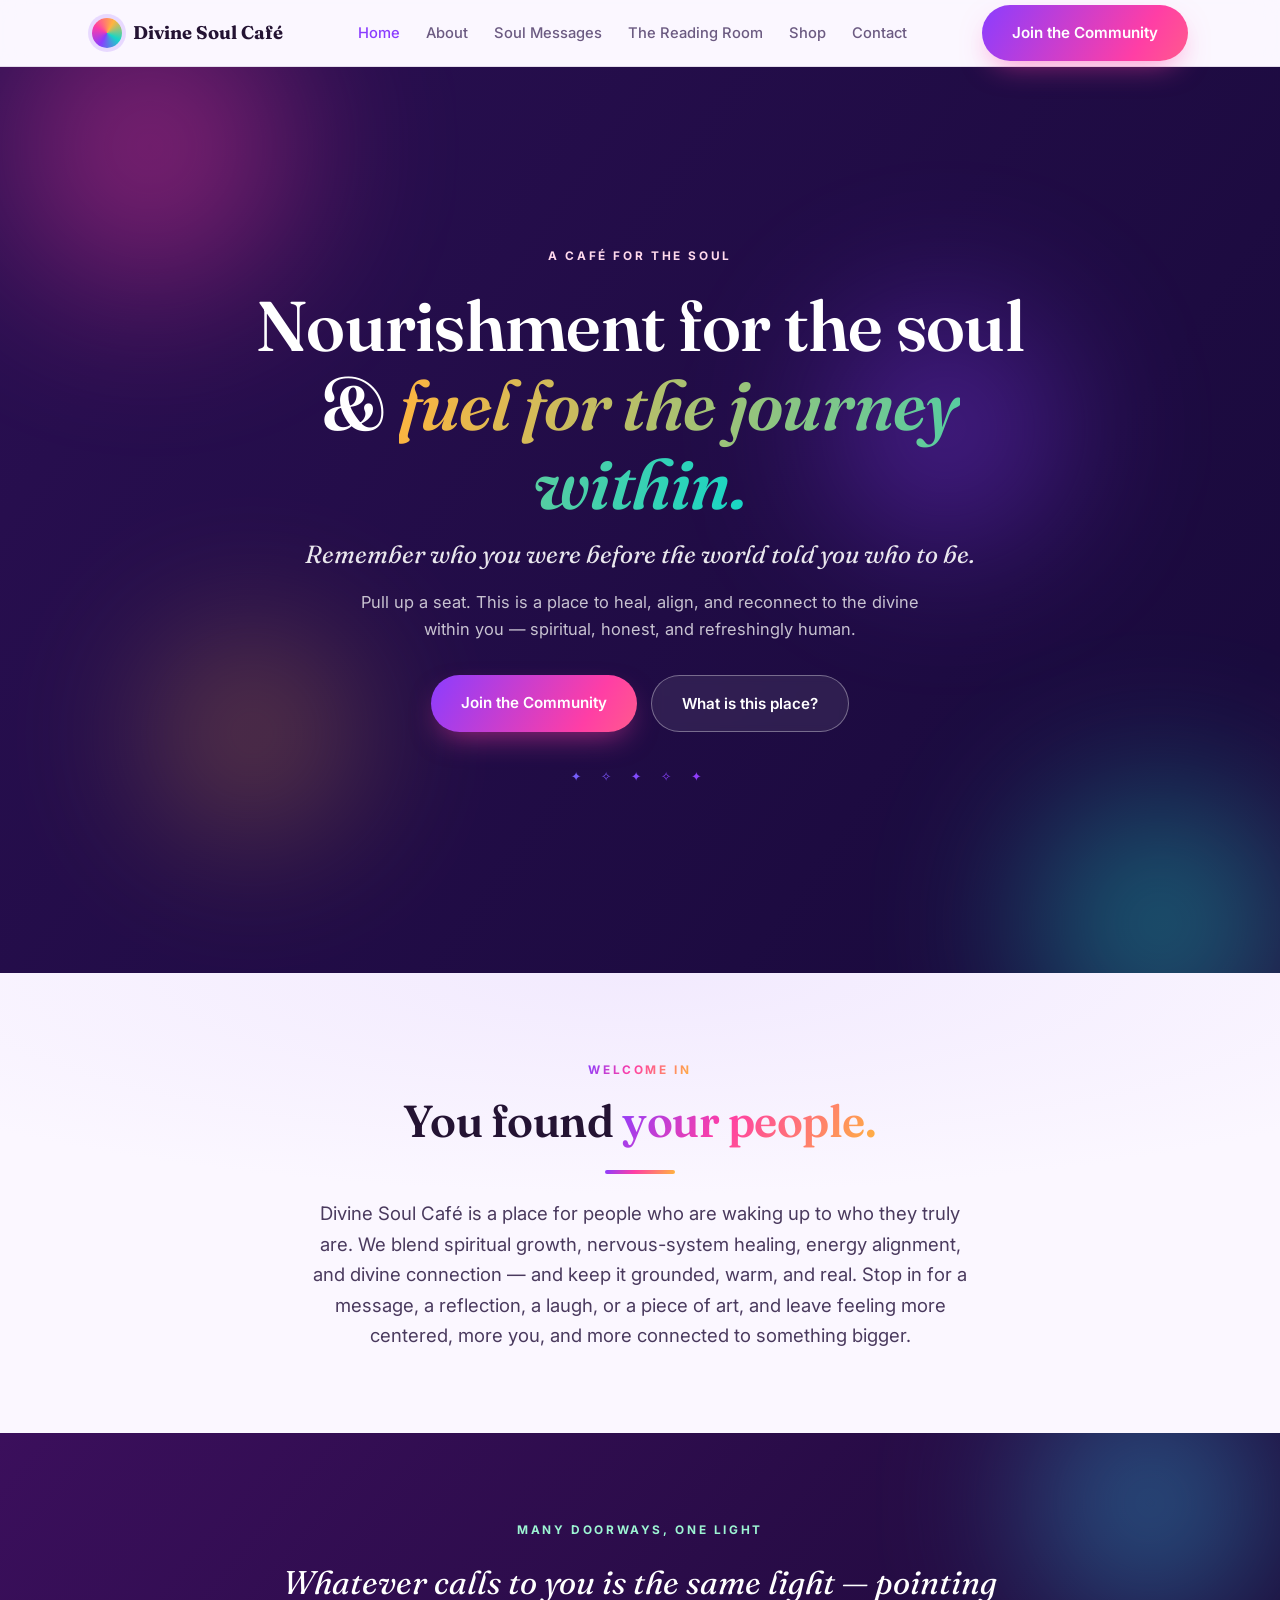
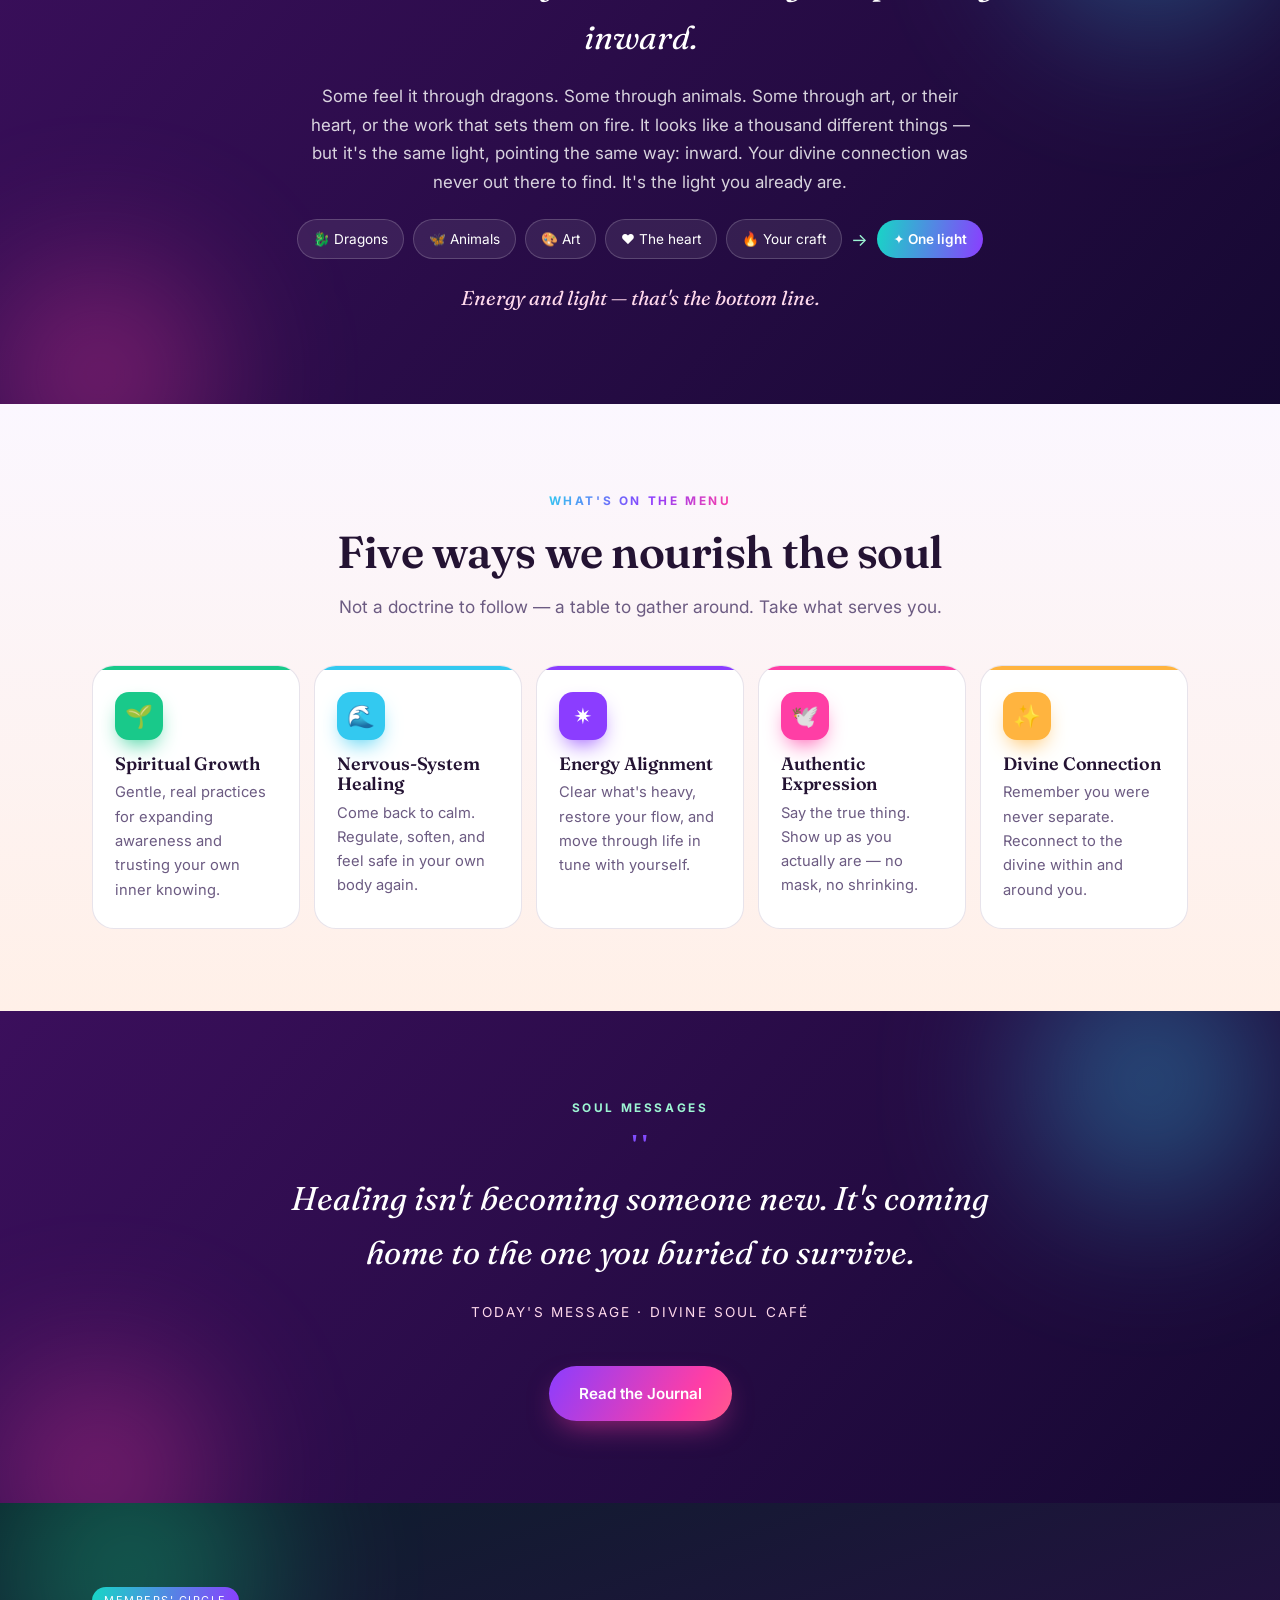
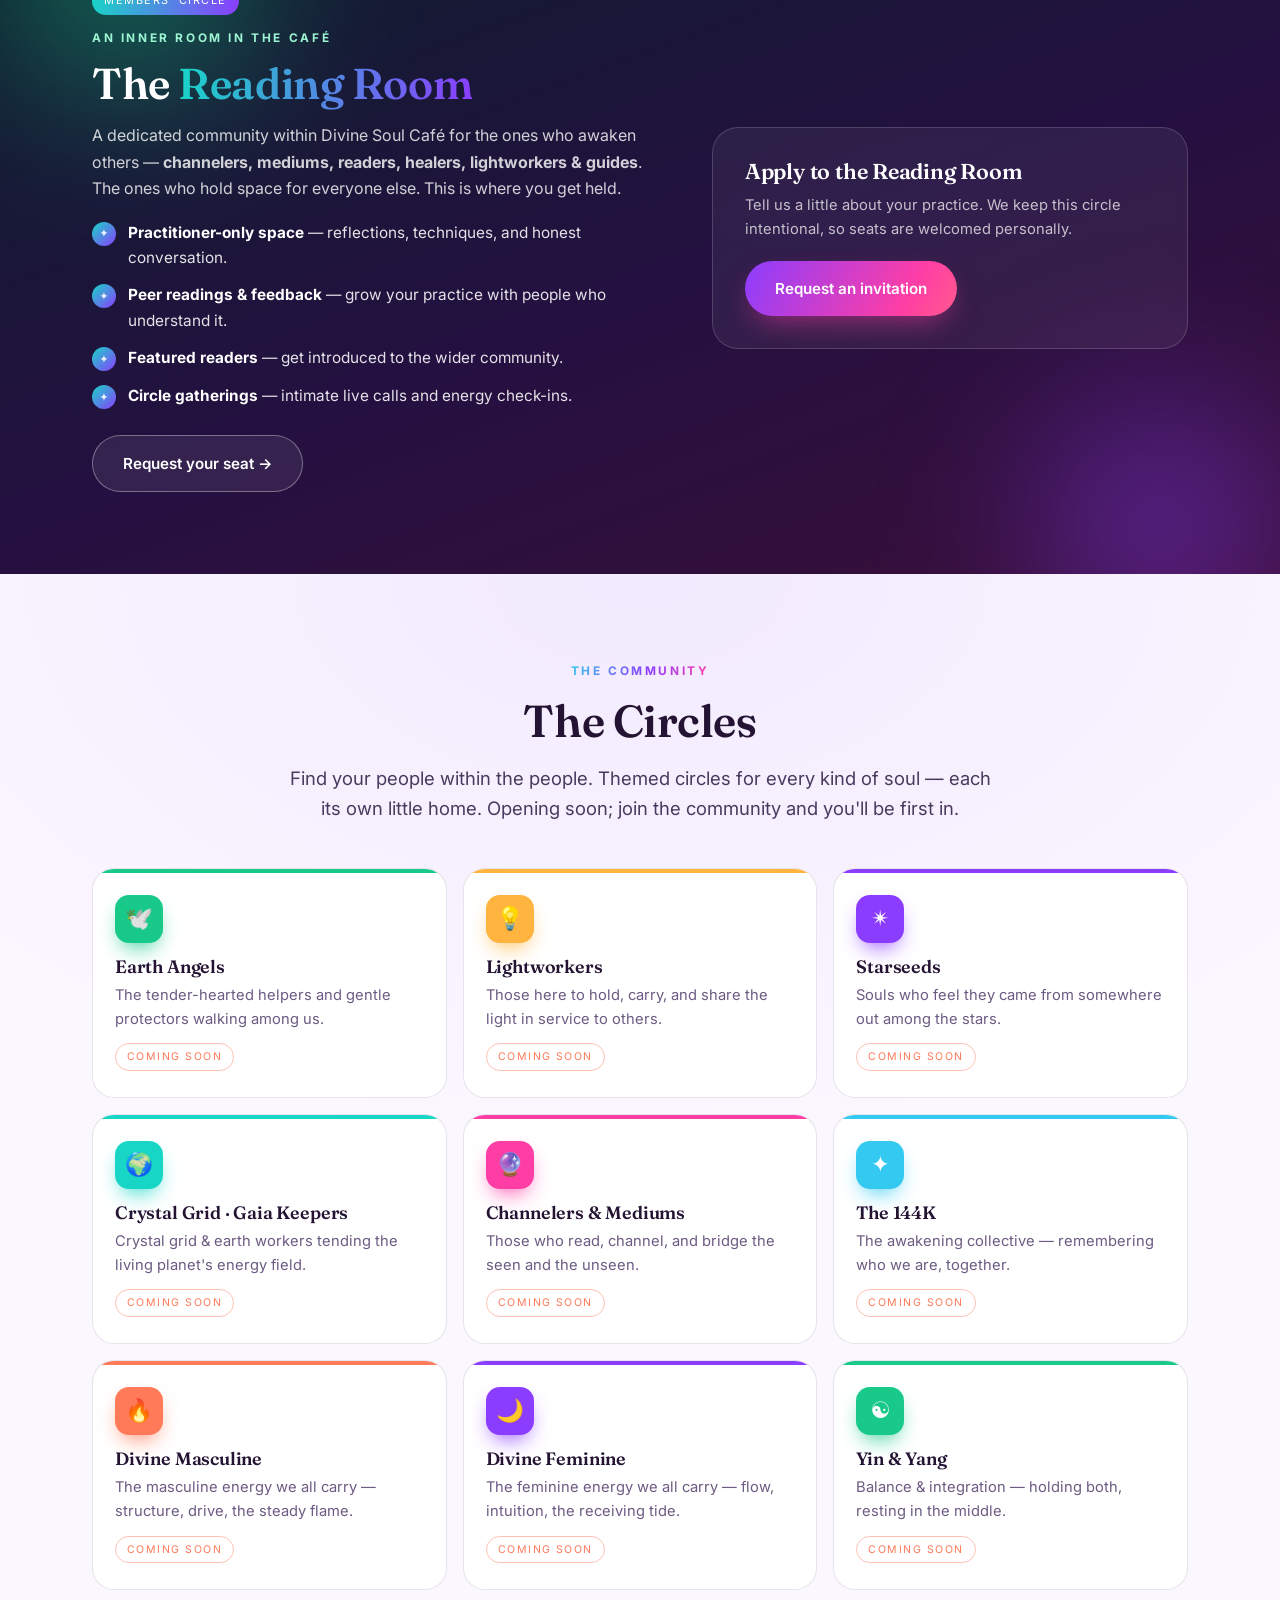
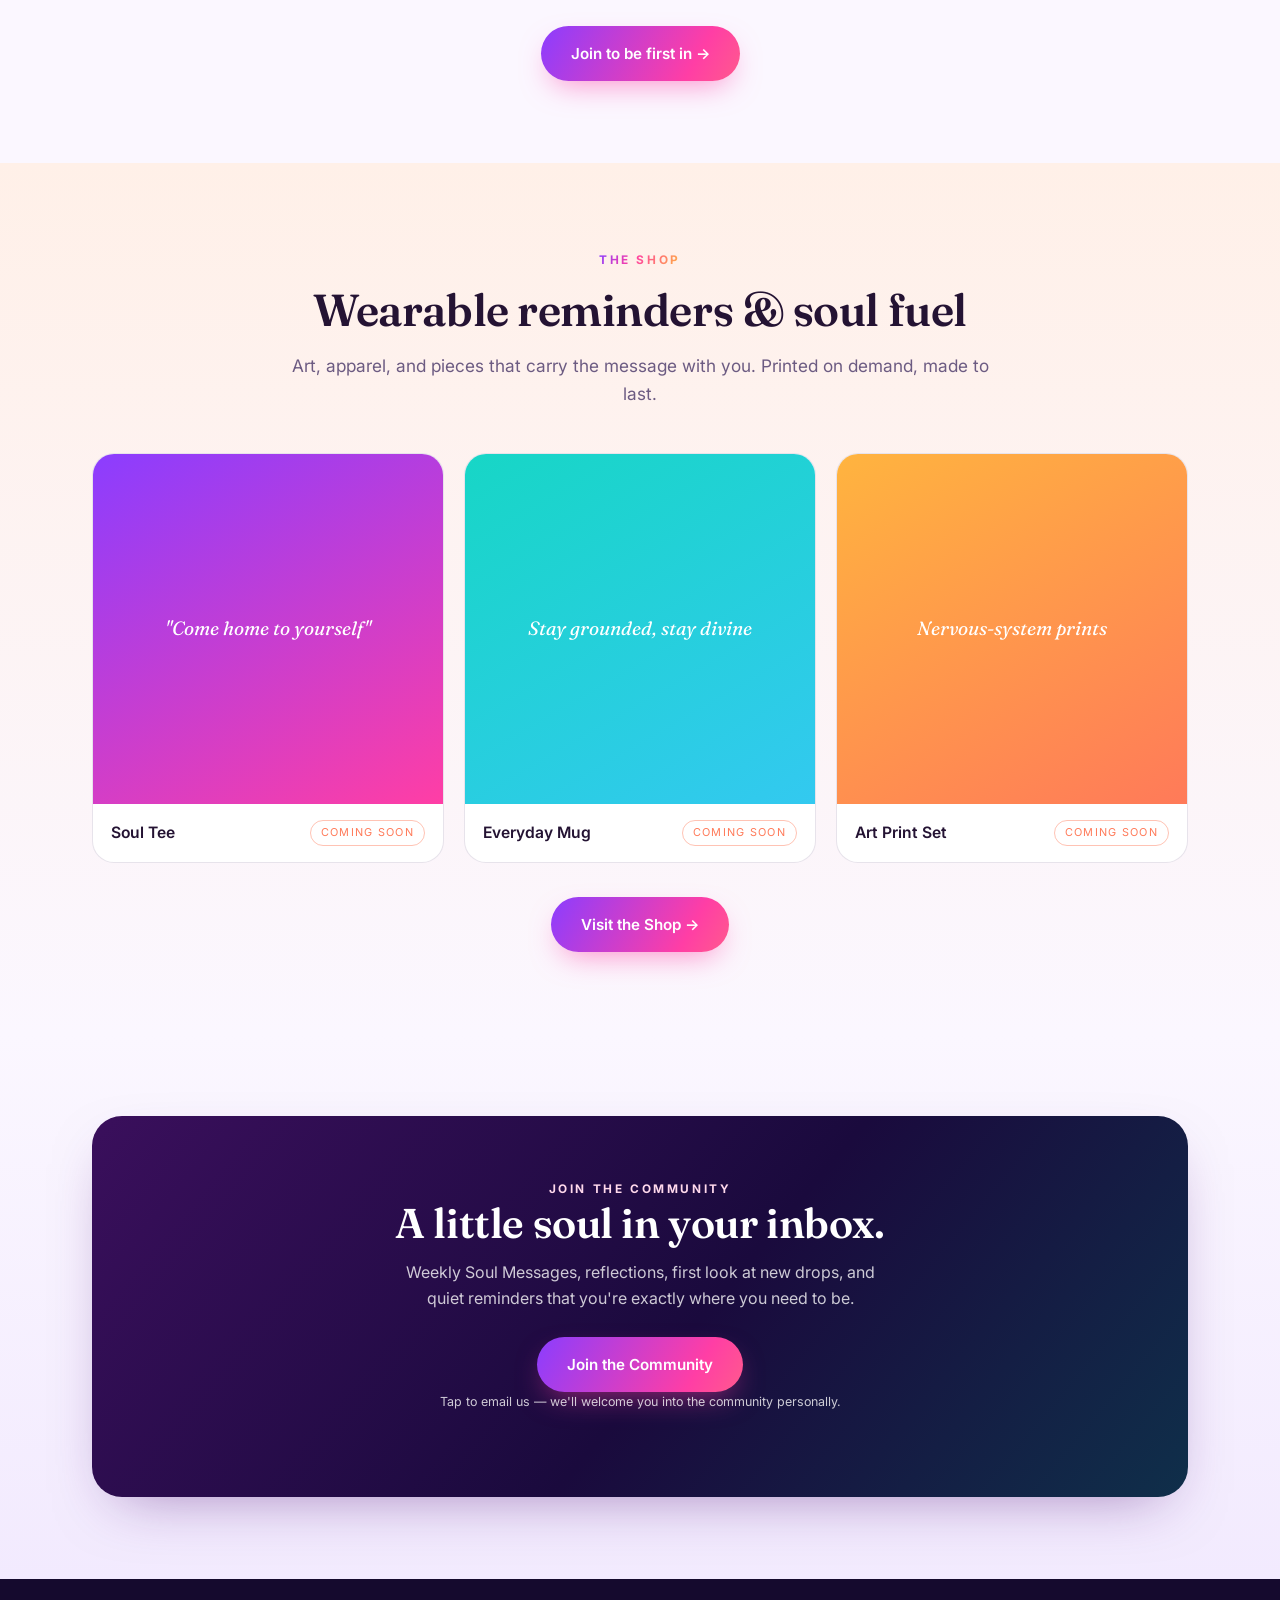
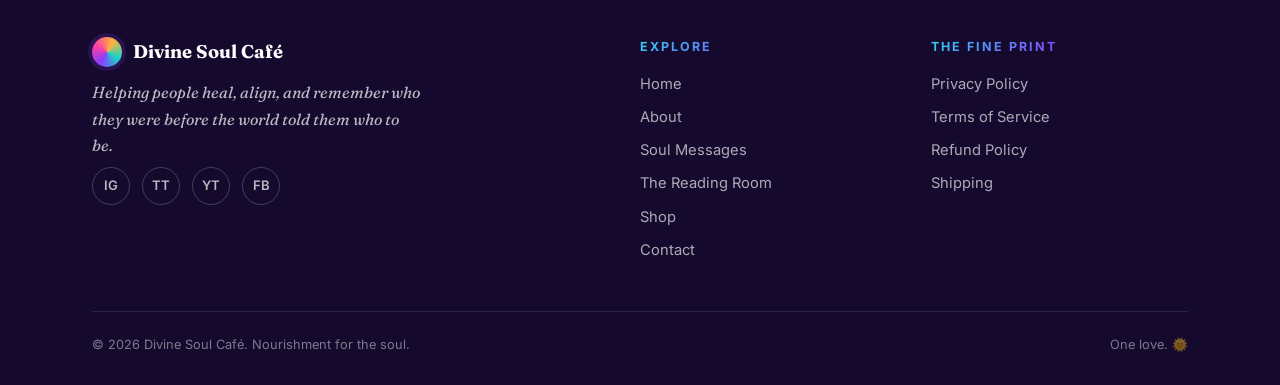
<file: index.html>
<!DOCTYPE html>
<html lang="en">
<head>
<meta charset="UTF-8" />
<meta name="viewport" content="width=device-width, initial-scale=1.0" />
<title>Divine Soul Café — Nourishment for the soul, fuel for the journey within</title>
<meta name="description" content="Divine Soul Café helps you heal, align, and remember who you were before the world told you who to be. A café for the soul — spiritual growth, nervous-system healing, energy alignment and divine connection, kept grounded and real." />
<link rel="icon" type="image/svg+xml" href="/favicon.svg" />
<link rel="apple-touch-icon" href="/apple-touch-icon.png" />
<meta name="theme-color" content="#150a2e" />
<meta property="og:type" content="website" />
<meta property="og:site_name" content="Divine Soul Café" />
<meta property="og:title" content="Divine Soul Café — Nourishment for the soul, fuel for the journey within" />
<meta property="og:description" content="Divine Soul Café helps you heal, align, and remember who you were before the world told you who to be. A café for the soul — spiritual growth, nervous-system healing, energy alignment and divine connection, kept grounded and real." />
<meta property="og:url" content="https://divinesoulcafe.com/" />
<meta property="og:image" content="https://divinesoulcafe.com/og-image.png" />
<meta property="og:image:width" content="1200" />
<meta property="og:image:height" content="630" />
<meta name="twitter:card" content="summary_large_image" />
<meta name="twitter:title" content="Divine Soul Café — Nourishment for the soul, fuel for the journey within" />
<meta name="twitter:description" content="Divine Soul Café helps you heal, align, and remember who you were before the world told you who to be. A café for the soul — spiritual growth, nervous-system healing, energy alignment and divine connection, kept grounded and real." />
<meta name="twitter:image" content="https://divinesoulcafe.com/og-image.png" />
<link rel="preconnect" href="https://fonts.googleapis.com" />
<link rel="preconnect" href="https://fonts.gstatic.com" crossorigin />
<link href="https://fonts.googleapis.com/css2?family=Fraunces:ital,opsz,wght@0,9..144,400;0,9..144,500;0,9..144,600;0,9..144,700;1,9..144,400;1,9..144,500&family=Inter:wght@400;500;600;700&display=swap" rel="stylesheet" />
<style>
/* Divine Soul Café — shared design system */
:root{
  --violet:#8b3dff;--fuchsia:#ff3ea5;--teal:#17d6c6;--cyan:#33c9f0;--amber:#ffb43f;--coral:#ff7a59;--emerald:#19c98a;
  --void:#150a2e;--night:#211830;--ink:#241333;--muted:#6c5b82;
  --cream:#fbf7ff;--lav:#f2eafe;--mint:#e8fbf4;--peach:#fff0e8;
  --line:rgba(60,30,90,.12);--shadow:0 22px 60px -26px rgba(80,20,120,.5);--radius:22px;
  --aurora:linear-gradient(120deg,var(--violet),var(--fuchsia) 42%,var(--amber));
  --aurora-2:linear-gradient(120deg,var(--cyan),var(--violet) 55%,var(--fuchsia));
}
*{box-sizing:border-box;margin:0;padding:0}
html{scroll-behavior:smooth}
body{font-family:'Inter',system-ui,sans-serif;color:var(--ink);background:var(--cream);line-height:1.65;-webkit-font-smoothing:antialiased;overflow-x:hidden}
h1,h2,h3{font-family:'Fraunces',Georgia,serif;font-weight:600;line-height:1.12;letter-spacing:-.01em}
a{color:inherit;text-decoration:none}
img{max-width:100%;display:block}
.wrap{width:100%;max-width:1140px;margin:0 auto;padding:0 22px}
.eyebrow{font-size:.74rem;font-weight:700;letter-spacing:.22em;text-transform:uppercase}
.grad-text{background:var(--aurora);-webkit-background-clip:text;background-clip:text;color:transparent}
.grad-text-2{background:var(--aurora-2);-webkit-background-clip:text;background-clip:text;color:transparent}

.btn{display:inline-block;font-weight:600;font-size:.95rem;padding:15px 30px;border-radius:100px;cursor:pointer;border:none;transition:transform .2s ease, box-shadow .2s ease, filter .2s ease}
.btn-primary{background:var(--aurora);background-size:180% 180%;color:#fff;box-shadow:0 12px 30px -10px rgba(255,62,165,.6)}
.btn-primary:hover{transform:translateY(-2px);filter:brightness(1.07);box-shadow:0 18px 40px -12px rgba(255,62,165,.75)}
.btn-ghost{background:rgba(255,255,255,.08);color:#fff;border:1px solid rgba(255,255,255,.35);backdrop-filter:blur(4px)}
.btn-ghost:hover{background:rgba(255,255,255,.16)}

/* NAV */
header.nav{position:sticky;top:0;z-index:50;background:rgba(251,247,255,.82);backdrop-filter:blur(14px);border-bottom:1px solid var(--line)}
.nav-inner{display:flex;align-items:center;justify-content:space-between;height:66px}
.brand{display:flex;align-items:center;gap:11px;font-family:'Fraunces';font-size:1.15rem;font-weight:700}
.mark{width:30px;height:30px;border-radius:50%;background:conic-gradient(from 210deg,var(--violet),var(--fuchsia),var(--amber),var(--teal),var(--violet));box-shadow:0 0 0 4px rgba(139,61,255,.16);animation:spin 14s linear infinite}
@keyframes spin{to{transform:rotate(360deg)}}
.nav-links{display:none;gap:26px;font-size:.92rem;font-weight:500}
.nav-links a{color:var(--muted);transition:color .2s}
.nav-links a:hover,.nav-links a.active{color:var(--violet)}
.nav-cta{display:none}
@media(min-width:940px){.nav-links{display:flex}.nav-cta{display:inline-block}}

/* HERO */
.hero{position:relative;overflow:hidden;color:#fff;text-align:center;background:linear-gradient(125deg,#2a0f52,#1a0a3d 40%,#3d0f45 70%,#12082e);background-size:220% 220%;animation:auroraShift 20s ease infinite}
@keyframes auroraShift{0%{background-position:0% 50%}50%{background-position:100% 50%}100%{background-position:0% 50%}}
.orb{position:absolute;border-radius:50%;filter:blur(70px);opacity:.55;pointer-events:none;animation:float 16s ease-in-out infinite}
.orb.a{width:460px;height:460px;background:radial-gradient(circle,var(--fuchsia),transparent 65%);top:-150px;left:-80px}
.orb.b{width:420px;height:420px;background:radial-gradient(circle,var(--teal),transparent 65%);bottom:-160px;right:-90px;animation-delay:-4s}
.orb.c{width:360px;height:360px;background:radial-gradient(circle,var(--violet),transparent 65%);top:20%;right:12%;animation-delay:-8s}
.orb.d{width:300px;height:300px;background:radial-gradient(circle,var(--amber),transparent 68%);bottom:10%;left:8%;animation-delay:-11s;opacity:.4}
@keyframes float{0%,100%{transform:translateY(0) translateX(0)}50%{transform:translateY(-26px) translateX(14px)}}
.hero-inner{position:relative;z-index:2;padding:92px 22px 104px;max-width:840px;margin:0 auto}
.hero .eyebrow{color:#ffd9ec}
.hero h1{font-size:clamp(2.5rem,7vw,4.4rem);margin:20px 0 10px;color:#fff}
.hero h1 em{font-style:italic;background:linear-gradient(100deg,var(--amber),var(--teal));-webkit-background-clip:text;background-clip:text;color:transparent}
.hero-tag{font-family:'Fraunces';font-style:italic;font-size:clamp(1.15rem,3.2vw,1.55rem);color:rgba(255,255,255,.9);margin-bottom:14px}
.hero-sub{max-width:580px;margin:0 auto 32px;color:rgba(255,255,255,.75);font-size:1.03rem}
.hero-cta{display:flex;gap:14px;justify-content:center;flex-wrap:wrap}
.hero.short .hero-inner{padding:72px 22px 76px}
.stars{margin-top:34px;letter-spacing:.6em;font-size:.8rem;background:var(--aurora-2);-webkit-background-clip:text;background-clip:text;color:transparent}

section{padding:82px 0}
.center{text-align:center;max-width:720px;margin:0 auto}
.section-title{font-size:clamp(1.95rem,4.8vw,2.8rem);margin:14px 0 16px}
.lead{color:var(--muted);font-size:1.08rem}
.divider{width:70px;height:4px;background:var(--aurora);margin:24px auto;border-radius:4px}

.welcome{background:radial-gradient(120% 80% at 50% 0%,var(--lav),var(--cream) 60%)}
.welcome .lead{font-size:1.16rem;color:#4a3a5e}

.pillars{background:linear-gradient(180deg,var(--cream),var(--peach))}
.grid{display:grid;gap:18px;margin-top:44px;grid-template-columns:1fr}
@media(min-width:640px){.grid{grid-template-columns:1fr 1fr}}
@media(min-width:1000px){.pillar-grid{grid-template-columns:repeat(5,1fr);gap:14px}}
.card{background:#fff;border:1px solid var(--line);border-radius:var(--radius);padding:26px 22px;position:relative;overflow:hidden;transition:transform .25s ease, box-shadow .25s ease}
.card::before{content:"";position:absolute;inset:0 0 auto 0;height:4px;background:var(--c,var(--violet))}
.card:hover{transform:translateY(-6px);box-shadow:var(--shadow)}
.glyph{width:48px;height:48px;border-radius:14px;display:flex;align-items:center;justify-content:center;font-size:1.4rem;margin-bottom:14px;color:#fff;background:var(--c,var(--violet));box-shadow:0 10px 22px -8px var(--c,var(--violet))}
.card h3{font-size:1.12rem;margin-bottom:6px}
.card p{font-size:.92rem;color:var(--muted)}

/* cosmic band (soul message / manifesto) */
.message{position:relative;overflow:hidden;color:#fff;background:linear-gradient(130deg,#3b0f5c,#12082e 55%,#0f2f4a);background-size:200% 200%;animation:auroraShift 24s ease infinite}
.message .orb.a{background:radial-gradient(circle,var(--cyan),transparent 65%);width:380px;height:380px;top:-120px;right:-60px;left:auto}
.message .orb.b{background:radial-gradient(circle,var(--fuchsia),transparent 65%);width:340px;height:340px;bottom:-140px;left:-70px;right:auto}
.card-quote{position:relative;z-index:2;max-width:780px;margin:0 auto;text-align:center;padding:8px 0}
.quote-mark{font-family:'Fraunces';font-size:4rem;line-height:.4;display:block;margin-bottom:10px;background:var(--aurora-2);-webkit-background-clip:text;background-clip:text;color:transparent}
.quote-text{font-family:'Fraunces';font-style:italic;font-size:clamp(1.45rem,3.6vw,2.05rem);color:#fff;margin-bottom:22px}
.quote-by{font-size:.85rem;letter-spacing:.16em;text-transform:uppercase;color:#ffd9ec}
.message .btn{margin-top:34px;position:relative;z-index:2}
.message .center{position:relative;z-index:2}
.chips{display:flex;flex-wrap:wrap;gap:9px;justify-content:center;align-items:center;margin:22px 0}
.chips .c{background:rgba(255,255,255,.08);border:1px solid rgba(255,255,255,.18);border-radius:100px;padding:8px 15px;font-size:.85rem}
.chips .one{background:linear-gradient(100deg,var(--teal),var(--violet));border-radius:100px;padding:8px 16px;font-size:.85rem;font-weight:600}

/* reading room */
.room{position:relative;overflow:hidden;color:#fff;background:linear-gradient(160deg,#0c1f2b,#241041 55%,#3a0f38)}
.room .orb.a{background:radial-gradient(circle,var(--emerald),transparent 66%);width:420px;height:420px;top:-140px;left:-80px}
.room .orb.b{background:radial-gradient(circle,var(--violet),transparent 66%);width:400px;height:400px;bottom:-150px;right:-80px;left:auto}
.room-inner{position:relative;z-index:2;display:grid;gap:38px;align-items:center;grid-template-columns:1fr}
@media(min-width:900px){.room-inner{grid-template-columns:1.1fr .9fr}}
.room .eyebrow{color:#9df5d3}
.room h2{font-size:clamp(1.9rem,4.6vw,2.7rem);color:#fff;margin:12px 0 14px}
.room h2 span{background:linear-gradient(100deg,var(--teal),var(--violet));-webkit-background-clip:text;background-clip:text;color:transparent}
.room p{color:rgba(255,255,255,.8);margin-bottom:14px}
.room ul{list-style:none;margin:18px 0 26px;display:grid;gap:12px}
.room li{display:flex;gap:12px;align-items:flex-start;font-size:.96rem;color:rgba(255,255,255,.88)}
.room li b{color:#fff}
.tick{flex:none;width:24px;height:24px;border-radius:50%;background:linear-gradient(135deg,var(--teal),var(--violet));display:flex;align-items:center;justify-content:center;font-size:.7rem;margin-top:2px}
.panel{background:rgba(255,255,255,.06);border:1px solid rgba(255,255,255,.16);border-radius:26px;padding:32px;backdrop-filter:blur(6px)}
.panel h3{font-size:1.35rem;margin-bottom:8px;color:#fff}
.panel p{font-size:.92rem;color:rgba(255,255,255,.72);margin-bottom:20px}
.panel form{display:grid;gap:12px}
.panel input,.panel textarea{padding:14px 18px;border-radius:14px;border:1px solid rgba(255,255,255,.2);background:rgba(255,255,255,.08);color:#fff;font-size:.94rem;font-family:inherit}
.panel input::placeholder,.panel textarea::placeholder{color:rgba(255,255,255,.55)}
.panel input:focus,.panel textarea:focus{outline:none;border-color:var(--teal)}
.badge{display:inline-block;font-size:.68rem;letter-spacing:.14em;text-transform:uppercase;padding:5px 12px;border-radius:100px;background:linear-gradient(100deg,var(--teal),var(--violet));color:#fff;margin-bottom:6px}

/* shop / products */
.shop{background:linear-gradient(180deg,var(--peach),var(--cream))}
.shop-grid{display:grid;gap:20px;margin-top:44px;grid-template-columns:1fr}
@media(min-width:720px){.shop-grid{grid-template-columns:repeat(3,1fr)}}
.product{border-radius:var(--radius);overflow:hidden;border:1px solid var(--line);background:#fff;transition:transform .25s ease, box-shadow .25s ease}
.product:hover{transform:translateY(-6px);box-shadow:var(--shadow)}
.product .thumb{aspect-ratio:1/1;display:flex;align-items:center;justify-content:center;text-align:center;padding:22px;font-family:'Fraunces';font-style:italic;font-size:1.2rem;color:#fff}
.product:nth-child(3n+1) .thumb{background:linear-gradient(150deg,var(--violet),var(--fuchsia))}
.product:nth-child(3n+2) .thumb{background:linear-gradient(150deg,var(--teal),var(--cyan))}
.product:nth-child(3n) .thumb{background:linear-gradient(150deg,var(--amber),var(--coral))}
.product .meta{padding:16px 18px;display:flex;justify-content:space-between;align-items:center}
.product .meta b{font-weight:600;font-size:.98rem}
.tag-soon{display:inline-block;font-size:.68rem;letter-spacing:.12em;text-transform:uppercase;color:var(--coral);border:1px solid rgba(255,122,89,.45);border-radius:100px;padding:3px 10px}

/* join / email capture */
.join{background:linear-gradient(180deg,var(--cream),var(--lav))}
.join-card{position:relative;overflow:hidden;color:#fff;border-radius:30px;padding:58px 30px;text-align:center;box-shadow:var(--shadow);background:linear-gradient(130deg,#3a0f5c,#1a0a3d 55%,#0f2f4a)}
.join-card .orb.a{background:radial-gradient(circle,var(--fuchsia),transparent 65%);width:360px;height:360px;top:-160px;left:50%;transform:translateX(-50%)}
.join-card>*{position:relative;z-index:2}
.join-card h2{font-size:clamp(1.85rem,4.4vw,2.6rem);color:#fff;margin-bottom:12px}
.join-card p{color:rgba(255,255,255,.78);max-width:490px;margin:0 auto 26px}
form.signup{display:flex;gap:10px;max-width:450px;margin:0 auto;flex-wrap:wrap;justify-content:center}
form.signup input{flex:1;min-width:220px;padding:15px 20px;border-radius:100px;border:1px solid rgba(255,255,255,.22);background:rgba(255,255,255,.1);color:#fff;font-size:.95rem}
form.signup input::placeholder{color:rgba(255,255,255,.6)}
form.signup input:focus{outline:none;border-color:var(--teal)}
.fineprint{font-size:.78rem;color:rgba(255,255,255,.55);margin-top:16px}

/* prose (about) */
.prose-sec{background:radial-gradient(120% 80% at 50% 0%,var(--lav),var(--cream) 60%)}
.prose{max-width:720px;margin:0 auto}
.prose .eyebrow{display:block;text-align:center;margin-bottom:10px}
.prose h2{font-size:clamp(1.8rem,4.4vw,2.5rem);text-align:center;margin-bottom:8px}
.prose h3{font-size:1.25rem;margin:30px 0 8px;color:var(--violet)}
.prose p{color:#3f3152;font-size:1.06rem;margin-bottom:14px}
.prose p.big{font-size:1.16rem;color:#2a1f3a}

/* journal / soul messages list */
.journal{background:linear-gradient(180deg,var(--cream),var(--lav))}
.posts{display:grid;gap:18px;margin-top:44px;grid-template-columns:1fr}
@media(min-width:760px){.posts{grid-template-columns:1fr 1fr}}
.post-card{background:#fff;border:1px solid var(--line);border-radius:var(--radius);padding:26px 24px;position:relative;overflow:hidden;transition:transform .25s ease, box-shadow .25s ease}
.post-card::before{content:"";position:absolute;inset:0 0 auto 0;height:4px;background:var(--aurora)}
.post-card:hover{transform:translateY(-5px);box-shadow:var(--shadow)}
.post-card .date{font-size:.72rem;letter-spacing:.14em;text-transform:uppercase;color:var(--fuchsia);font-weight:700}
.post-card h3{font-size:1.28rem;margin:8px 0 10px}
.post-card p{color:#4a3f58;font-size:1rem}
.post-card .sig{margin-top:14px;font-family:'Fraunces';font-style:italic;color:var(--muted);font-size:.9rem}

/* contact */
.contact-sec{background:radial-gradient(120% 80% at 50% 0%,var(--lav),var(--cream) 60%)}
.contact-grid{display:grid;gap:24px;grid-template-columns:1fr;max-width:900px;margin:40px auto 0}
@media(min-width:820px){.contact-grid{grid-template-columns:1.1fr .9fr}}
.form-card{background:#fff;border:1px solid var(--line);border-radius:var(--radius);padding:30px;box-shadow:var(--shadow)}
.form-card label{display:block;font-size:.82rem;font-weight:600;color:var(--ink);margin:14px 0 6px}
.form-card input,.form-card textarea{width:100%;padding:13px 16px;border-radius:12px;border:1px solid var(--line);background:#fbf9ff;font-size:.95rem;font-family:inherit;color:var(--ink)}
.form-card input:focus,.form-card textarea:focus{outline:none;border-color:var(--violet)}
.form-card .btn{margin-top:18px;width:100%}
.contact-side p{color:var(--muted);margin-bottom:16px}
.social-row{display:flex;gap:12px;flex-wrap:wrap;margin-top:8px}
.social-row a{width:44px;height:44px;border-radius:12px;display:flex;align-items:center;justify-content:center;font-weight:700;font-size:.9rem;color:#fff;background:var(--aurora);transition:transform .2s}
.social-row a:hover{transform:translateY(-3px)}

/* footer */
footer{background:var(--void);color:rgba(255,255,255,.7);padding:58px 0 30px}
.foot-grid{display:grid;gap:34px;grid-template-columns:1fr}
@media(min-width:720px){.foot-grid{grid-template-columns:2fr 1fr 1fr}}
footer .brand{color:#fff;margin-bottom:12px}
footer p.mission{font-family:'Fraunces';font-style:italic;color:rgba(255,255,255,.72);max-width:330px;font-size:1rem}
.foot-col h4{font-size:.78rem;letter-spacing:.16em;text-transform:uppercase;margin-bottom:14px;font-weight:700;background:var(--aurora-2);-webkit-background-clip:text;background-clip:text;color:transparent}
.foot-col a{display:block;color:rgba(255,255,255,.65);font-size:.92rem;margin-bottom:9px;transition:color .2s}
.foot-col a:hover{color:#fff}
.socials{display:flex;gap:12px;margin-top:8px}
.socials a{width:38px;height:38px;border-radius:50%;border:1px solid rgba(255,255,255,.2);display:flex;align-items:center;justify-content:center;font-size:.82rem;font-weight:600;transition:.2s}
.socials a:hover{background:var(--aurora);border-color:transparent;transform:translateY(-2px)}
.foot-bottom{border-top:1px solid rgba(255,255,255,.1);margin-top:40px;padding-top:22px;display:flex;flex-wrap:wrap;gap:12px;justify-content:space-between;font-size:.8rem;color:rgba(255,255,255,.45)}

.reveal{opacity:0;transform:translateY(26px);transition:opacity .7s ease, transform .7s ease}
.reveal.in{opacity:1;transform:none}
@media(prefers-reduced-motion:reduce){*{animation:none!important}.reveal{opacity:1;transform:none}}

</style>
<style>.circles-grid{display:grid;gap:16px;margin-top:44px;grid-template-columns:1fr}@media(min-width:560px){.circles-grid{grid-template-columns:1fr 1fr}}@media(min-width:900px){.circles-grid{grid-template-columns:repeat(3,1fr)}}.circle-soon{display:inline-block;margin-top:12px;font-size:.66rem;letter-spacing:.14em;text-transform:uppercase;color:var(--coral);border:1px solid rgba(255,122,89,.45);border-radius:100px;padding:4px 11px}</style>
</head>
<body>

<header class="nav">
  <div class="wrap nav-inner">
    <a class="brand" href="index.html"><span class="mark"></span> Divine Soul Café</a>
    <nav class="nav-links">
      <a href="index.html" class="active">Home</a>
      <a href="about.html">About</a>
      <a href="soul-messages.html">Soul Messages</a>
      <a href="index.html#room">The Reading Room</a>
      <a href="shop.html">Shop</a>
      <a href="contact.html">Contact</a>
    </nav>
    <a class="btn btn-primary nav-cta" href="#join">Join the Community</a>
  </div>
</header>

<section class="hero" id="top">
  <span class="orb a"></span><span class="orb b"></span><span class="orb c"></span><span class="orb d"></span>
  <div class="hero-inner">
    <span class="eyebrow">A Café for the Soul</span>
    <h1>Nourishment for the soul &amp; <em>fuel for the journey within.</em></h1>
    <p class="hero-tag">Remember who you were before the world told you who to be.</p>
    <p class="hero-sub">Pull up a seat. This is a place to heal, align, and reconnect to the divine within you — spiritual, honest, and refreshingly human.</p>
    <div class="hero-cta">
      <a class="btn btn-primary" href="#join">Join the Community</a>
      <a class="btn btn-ghost" href="about.html">What is this place?</a>
    </div>
    <div class="stars">✦ ✧ ✦ ✧ ✦</div>
  </div>
</section>

<section class="welcome" id="welcome">
  <div class="wrap center reveal">
    <span class="eyebrow grad-text">Welcome in</span>
    <h2 class="section-title">You found <span class="grad-text">your people.</span></h2>
    <div class="divider"></div>
    <p class="lead">Divine Soul Café is a place for people who are waking up to who they truly are. We blend spiritual growth, nervous-system healing, energy alignment, and divine connection — and keep it grounded, warm, and real. Stop in for a message, a reflection, a laugh, or a piece of art, and leave feeling more centered, more you, and more connected to something bigger.</p>
  </div>
</section>

<section class="message" id="northstar">
  <span class="orb a"></span><span class="orb b"></span>
  <div class="wrap reveal">
    <div class="center" style="margin-bottom:6px"><span class="eyebrow" style="color:#9df5d3">Many doorways, one light</span></div>
    <div class="card-quote">
      <p class="quote-text" style="margin-bottom:18px">Whatever calls to you is the same light — pointing inward.</p>
      <p style="color:rgba(255,255,255,.82);max-width:660px;margin:0 auto 8px;font-size:1.06rem;line-height:1.7">
        Some feel it through dragons. Some through animals. Some through art, or their heart, or the work that sets them on fire. It looks like a thousand different things — but it's the same light, pointing the same way: inward. Your divine connection was never out there to find. It's the light you already are.
      </p>
      <div class="chips">
        <span class="c">🐉 Dragons</span><span class="c">🦋 Animals</span><span class="c">🎨 Art</span><span class="c">❤️ The heart</span><span class="c">🔥 Your craft</span>
        <span style="font-size:1.1rem;color:#9df5d3">→</span><span class="one">✦ One light</span>
      </div>
      <p style="font-family:'Fraunces';font-style:italic;font-size:1.25rem;color:#ffd9ec">Energy and light — that's the bottom line.</p>
    </div>
  </div>
</section>

<section class="pillars" id="about">
  <div class="wrap">
    <div class="center reveal">
      <span class="eyebrow grad-text-2">What's on the menu</span>
      <h2 class="section-title">Five ways we nourish the soul</h2>
      <p class="lead">Not a doctrine to follow — a table to gather around. Take what serves you.</p>
    </div>
    <div class="grid pillar-grid">
      <div class="card reveal" style="--c:var(--emerald)"><div class="glyph">🌱</div><h3>Spiritual Growth</h3><p>Gentle, real practices for expanding awareness and trusting your own inner knowing.</p></div>
      <div class="card reveal" style="--c:var(--cyan)"><div class="glyph">🌊</div><h3>Nervous-System Healing</h3><p>Come back to calm. Regulate, soften, and feel safe in your own body again.</p></div>
      <div class="card reveal" style="--c:var(--violet)"><div class="glyph">✷</div><h3>Energy Alignment</h3><p>Clear what's heavy, restore your flow, and move through life in tune with yourself.</p></div>
      <div class="card reveal" style="--c:var(--fuchsia)"><div class="glyph">🕊️</div><h3>Authentic Expression</h3><p>Say the true thing. Show up as you actually are — no mask, no shrinking.</p></div>
      <div class="card reveal" style="--c:var(--amber)"><div class="glyph">✨</div><h3>Divine Connection</h3><p>Remember you were never separate. Reconnect to the divine within and around you.</p></div>
    </div>
  </div>
</section>

<section class="message">
  <span class="orb a"></span><span class="orb b"></span>
  <div class="wrap reveal">
    <div class="center" style="margin-bottom:8px"><span class="eyebrow" style="color:#9df5d3">Soul Messages</span></div>
    <div class="card-quote">
      <span class="quote-mark">"</span>
      <p class="quote-text">Healing isn't becoming someone new. It's coming home to the one you buried to survive.</p>
      <p class="quote-by">Today's message · Divine Soul Café</p>
    </div>
    <div class="center"><a class="btn btn-primary" href="soul-messages.html">Read the Journal</a></div>
  </div>
</section>

<section class="room" id="room">
  <span class="orb a"></span><span class="orb b"></span>
  <div class="wrap room-inner reveal">
    <div>
      <span class="badge">Members' Circle</span>
      <div class="eyebrow" style="color:#9df5d3;margin-top:8px">An inner room in the café</div>
      <h2>The <span>Reading Room</span></h2>
      <p>A dedicated community within Divine Soul Café for the ones who awaken others — <b>channelers, mediums, readers, healers, lightworkers &amp; guides</b>. The ones who hold space for everyone else. This is where you get held.</p>
      <ul>
        <li><span class="tick">✦</span><span><b>Practitioner-only space</b> — reflections, techniques, and honest conversation.</span></li>
        <li><span class="tick">✦</span><span><b>Peer readings &amp; feedback</b> — grow your practice with people who understand it.</span></li>
        <li><span class="tick">✦</span><span><b>Featured readers</b> — get introduced to the wider community.</span></li>
        <li><span class="tick">✦</span><span><b>Circle gatherings</b> — intimate live calls and energy check-ins.</span></li>
      </ul>
      <a class="btn btn-ghost" href="#room-form">Request your seat →</a>
    </div>
    <div class="panel" id="room-form">
      <h3>Apply to the Reading Room</h3>
      <p>Tell us a little about your practice. We keep this circle intentional, so seats are welcomed personally.</p>
      <a class="btn btn-primary" href="mailto:brett@ruffwood.ai?subject=Reading%20Room%20Application&amp;body=Name%3A%20%0AYour%20gift%20(medium%2C%20channeler%2C%20reader...)%3A%20%0AA%20little%20about%20your%20practice%3A%20">Request an invitation</a>
    </div>
  </div>
</section>

<section class="welcome" id="circles">
  <div class="wrap">
    <div class="center reveal">
      <span class="eyebrow grad-text-2">The Community</span>
      <h2 class="section-title">The Circles</h2>
      <p class="lead">Find your people within the people. Themed circles for every kind of soul — each its own little home. Opening soon; join the community and you'll be first in.</p>
    </div>
    <div class="circles-grid reveal">
      <div class="card reveal" style="--c:var(--emerald)"><div class="glyph">🕊️</div><h3>Earth Angels</h3><p>The tender-hearted helpers and gentle protectors walking among us.</p><span class="circle-soon">Coming soon</span></div>
      <div class="card reveal" style="--c:var(--amber)"><div class="glyph">💡</div><h3>Lightworkers</h3><p>Those here to hold, carry, and share the light in service to others.</p><span class="circle-soon">Coming soon</span></div>
      <div class="card reveal" style="--c:var(--violet)"><div class="glyph">✴️</div><h3>Starseeds</h3><p>Souls who feel they came from somewhere out among the stars.</p><span class="circle-soon">Coming soon</span></div>
      <div class="card reveal" style="--c:var(--teal)"><div class="glyph">🌍</div><h3>Crystal Grid · Gaia Keepers</h3><p>Crystal grid &amp; earth workers tending the living planet's energy field.</p><span class="circle-soon">Coming soon</span></div>
      <div class="card reveal" style="--c:var(--fuchsia)"><div class="glyph">🔮</div><h3>Channelers &amp; Mediums</h3><p>Those who read, channel, and bridge the seen and the unseen.</p><span class="circle-soon">Coming soon</span></div>
      <div class="card reveal" style="--c:var(--cyan)"><div class="glyph">✦</div><h3>The 144K</h3><p>The awakening collective — remembering who we are, together.</p><span class="circle-soon">Coming soon</span></div>
      <div class="card reveal" style="--c:var(--coral)"><div class="glyph">🔥</div><h3>Divine Masculine</h3><p>The masculine energy we all carry — structure, drive, the steady flame.</p><span class="circle-soon">Coming soon</span></div>
      <div class="card reveal" style="--c:var(--violet)"><div class="glyph">🌙</div><h3>Divine Feminine</h3><p>The feminine energy we all carry — flow, intuition, the receiving tide.</p><span class="circle-soon">Coming soon</span></div>
      <div class="card reveal" style="--c:var(--emerald)"><div class="glyph">☯️</div><h3>Yin &amp; Yang</h3><p>Balance &amp; integration — holding both, resting in the middle.</p><span class="circle-soon">Coming soon</span></div>
    </div>
    <div class="center" style="margin-top:36px"><a class="btn btn-primary" href="#join">Join to be first in →</a></div>
  </div>
</section>

<section class="shop" id="shop">
  <div class="wrap">
    <div class="center reveal">
      <span class="eyebrow grad-text">The Shop</span>
      <h2 class="section-title">Wearable reminders &amp; soul fuel</h2>
      <p class="lead">Art, apparel, and pieces that carry the message with you. Printed on demand, made to last.</p>
    </div>
    <div class="shop-grid">
      <div class="product reveal"><div class="thumb">"Come home to yourself"</div><div class="meta"><b>Soul Tee</b><span class="tag-soon">Coming soon</span></div></div>
      <div class="product reveal"><div class="thumb">Stay grounded, stay divine</div><div class="meta"><b>Everyday Mug</b><span class="tag-soon">Coming soon</span></div></div>
      <div class="product reveal"><div class="thumb">Nervous-system prints</div><div class="meta"><b>Art Print Set</b><span class="tag-soon">Coming soon</span></div></div>
    </div>
    <div class="center" style="margin-top:34px"><a class="btn btn-primary" href="shop.html">Visit the Shop →</a></div>
  </div>
</section>

<section class="join" id="join">
  <div class="wrap reveal">
    <div class="join-card">
      <span class="orb a"></span>
      <span class="eyebrow" style="color:#ffd9ec">Join the Community</span>
      <h2>A little soul in your inbox.</h2>
      <p>Weekly Soul Messages, reflections, first look at new drops, and quiet reminders that you're exactly where you need to be.</p>
      <a class="btn btn-primary" href="mailto:brett@ruffwood.ai?subject=Join%20the%20Divine%20Soul%20Caf%C3%A9%20Community">Join the Community</a>
      <p class="fineprint">Tap to email us — we'll welcome you into the community personally.</p>
    </div>
  </div>
</section>

<footer>
  <div class="wrap">
    <div class="foot-grid">
      <div>
        <div class="brand"><span class="mark"></span> Divine Soul Café</div>
        <p class="mission">Helping people heal, align, and remember who they were before the world told them who to be.</p>
        <div class="socials">
          <a href="#" aria-label="Instagram">IG</a><a href="#" aria-label="TikTok">TT</a><a href="#" aria-label="YouTube">YT</a><a href="#" aria-label="Facebook">FB</a>
        </div>
      </div>
      <div class="foot-col">
        <h4>Explore</h4>
        <a href="index.html">Home</a><a href="about.html">About</a><a href="soul-messages.html">Soul Messages</a><a href="index.html#room">The Reading Room</a><a href="shop.html">Shop</a><a href="contact.html">Contact</a>
      </div>
      <div class="foot-col">
        <h4>The Fine Print</h4>
        <a href="privacy.html">Privacy Policy</a><a href="terms.html">Terms of Service</a><a href="refund.html">Refund Policy</a><a href="shipping.html">Shipping</a>
      </div>
    </div>
    <div class="foot-bottom">
      <span>© 2026 Divine Soul Café. Nourishment for the soul.</span>
      <span>One love. 🌞</span>
    </div>
  </div>
</footer>

<script>
const io=new IntersectionObserver((es)=>{es.forEach(e=>{if(e.isIntersecting){e.target.classList.add('in');io.unobserve(e.target)}})},{threshold:.12});
document.querySelectorAll('.reveal').forEach(el=>io.observe(el));
</script>
</body>
</html>
</file>
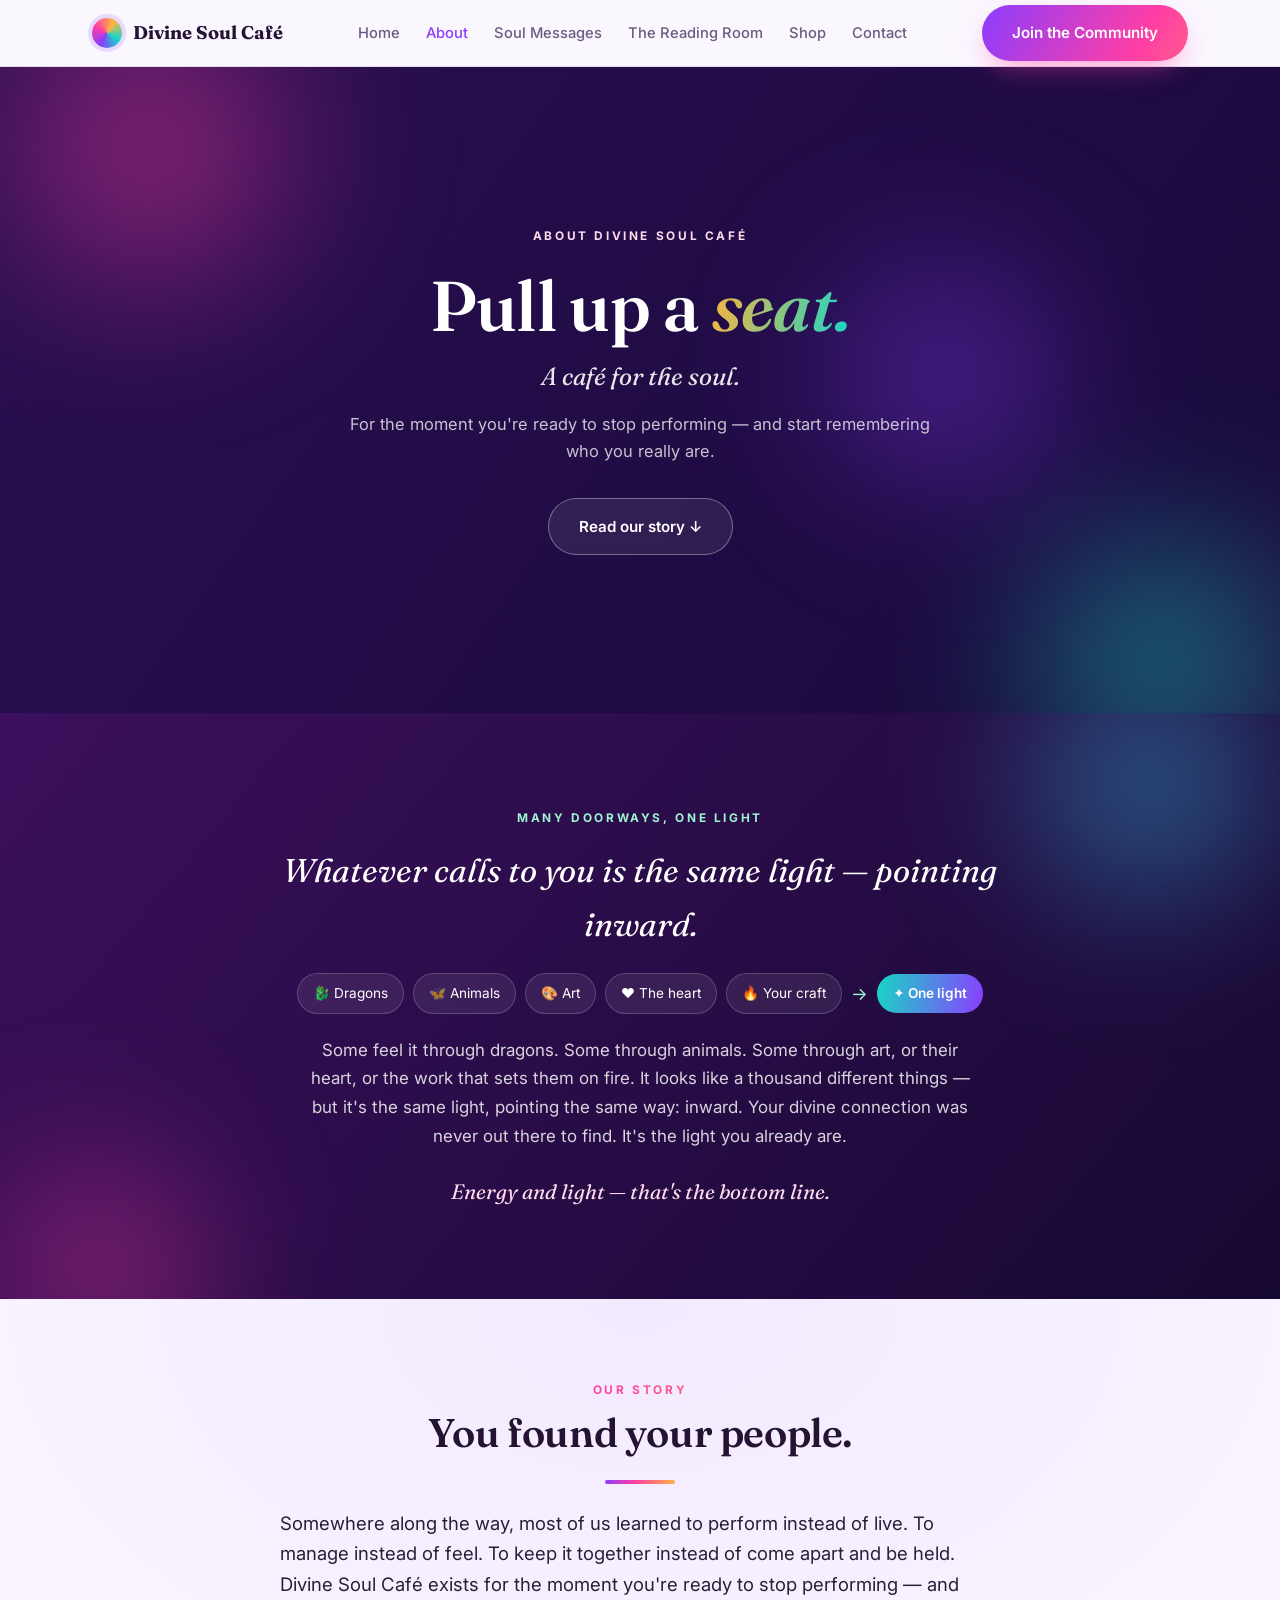
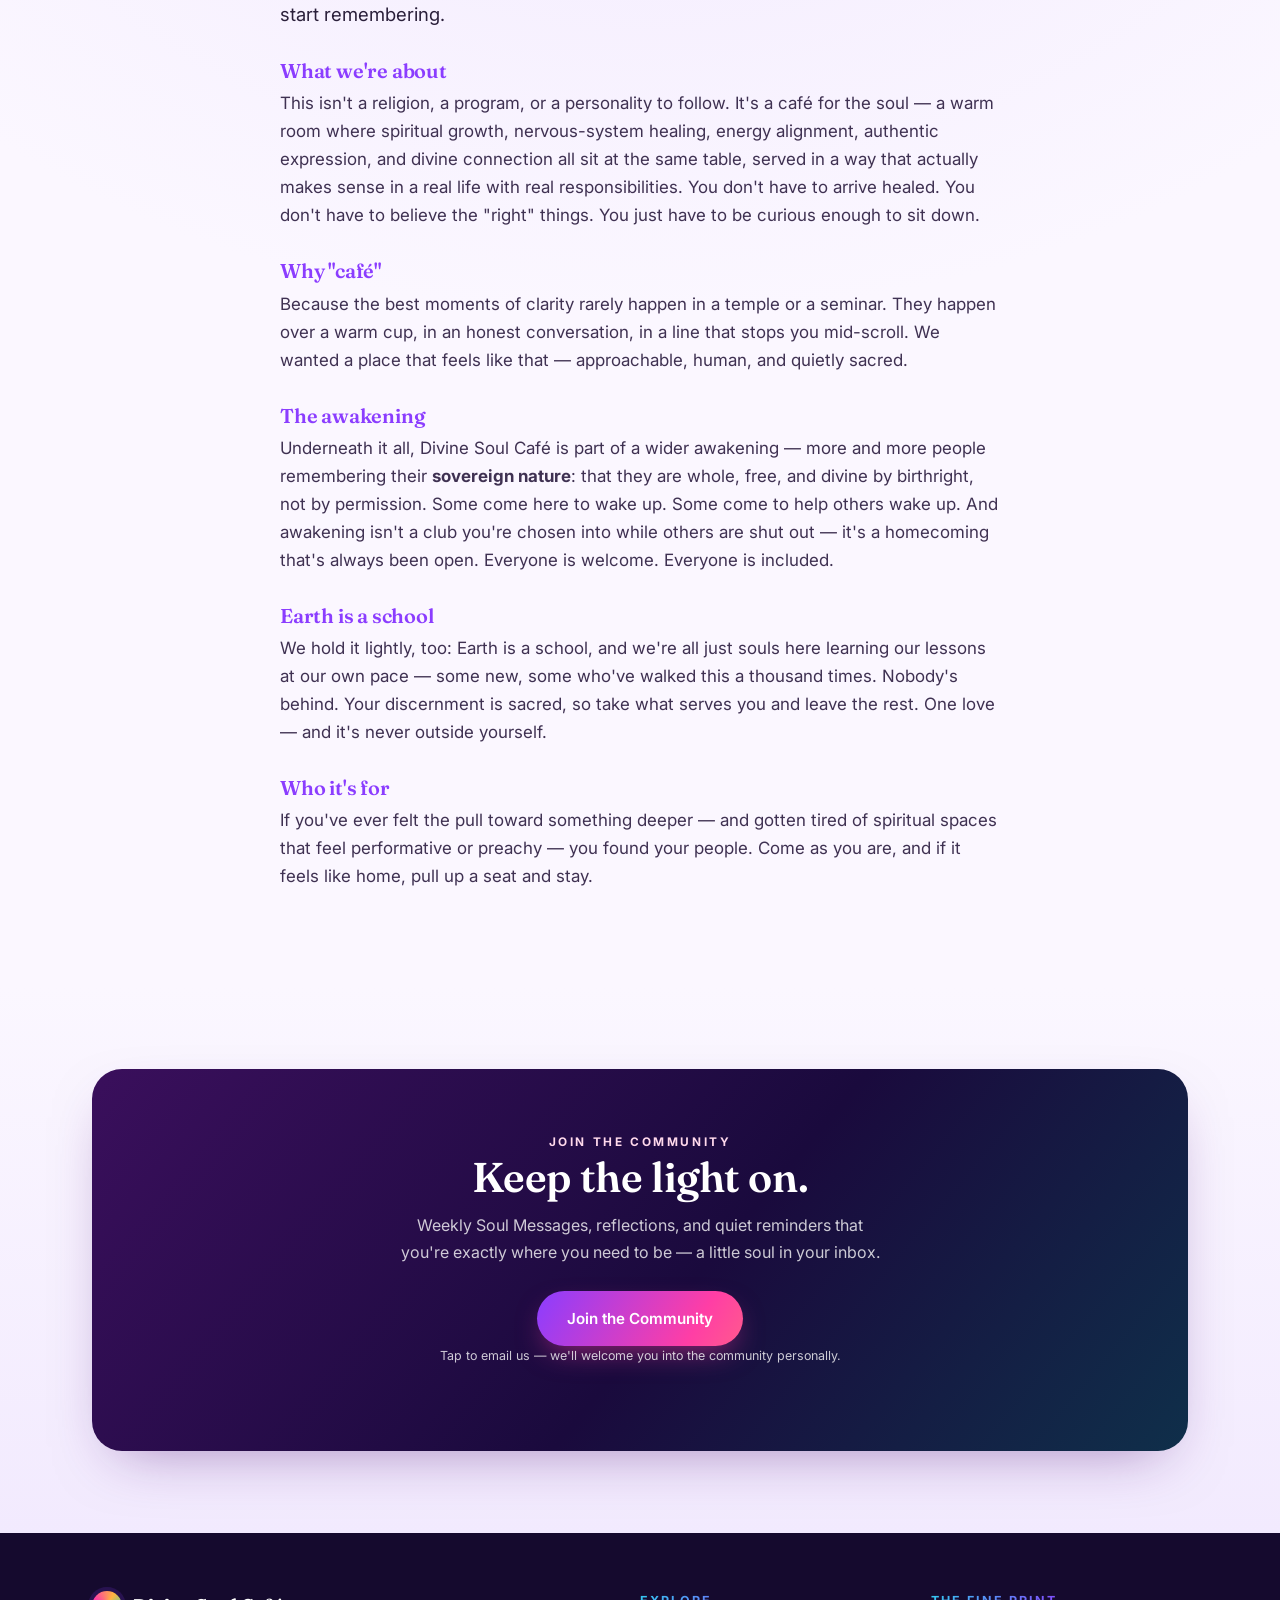
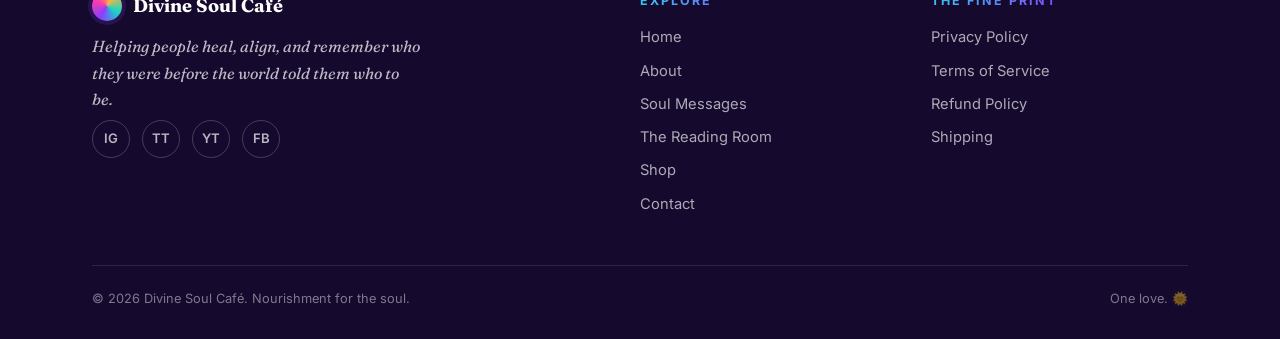
<file: about.html>
<!DOCTYPE html>
<html lang="en">
<head>
<meta charset="UTF-8" />
<meta name="viewport" content="width=device-width, initial-scale=1.0" />
<title>About Divine Soul Café — Many doorways, one light</title>
<meta name="description" content="Heal, align, and remember who you were before the world told you who to be. Divine Soul Café is a café for the soul — many doorways, one light." />
<link rel="icon" type="image/svg+xml" href="/favicon.svg" />
<link rel="apple-touch-icon" href="/apple-touch-icon.png" />
<meta name="theme-color" content="#150a2e" />
<meta property="og:type" content="website" />
<meta property="og:site_name" content="Divine Soul Café" />
<meta property="og:title" content="About Divine Soul Café — Many doorways, one light" />
<meta property="og:description" content="Heal, align, and remember who you were before the world told you who to be. Divine Soul Café is a café for the soul — many doorways, one light." />
<meta property="og:url" content="https://divinesoulcafe.com/about.html" />
<meta property="og:image" content="https://divinesoulcafe.com/og-image.png" />
<meta property="og:image:width" content="1200" />
<meta property="og:image:height" content="630" />
<meta name="twitter:card" content="summary_large_image" />
<meta name="twitter:title" content="About Divine Soul Café — Many doorways, one light" />
<meta name="twitter:description" content="Heal, align, and remember who you were before the world told you who to be. Divine Soul Café is a café for the soul — many doorways, one light." />
<meta name="twitter:image" content="https://divinesoulcafe.com/og-image.png" />
<link rel="preconnect" href="https://fonts.googleapis.com" />
<link rel="preconnect" href="https://fonts.gstatic.com" crossorigin />
<link href="https://fonts.googleapis.com/css2?family=Fraunces:ital,opsz,wght@0,9..144,400;0,9..144,500;0,9..144,600;0,9..144,700;1,9..144,400;1,9..144,500&family=Inter:wght@400;500;600;700&display=swap" rel="stylesheet" />
<style>
/* Divine Soul Café — shared design system */
:root{
  --violet:#8b3dff;--fuchsia:#ff3ea5;--teal:#17d6c6;--cyan:#33c9f0;--amber:#ffb43f;--coral:#ff7a59;--emerald:#19c98a;
  --void:#150a2e;--night:#211830;--ink:#241333;--muted:#6c5b82;
  --cream:#fbf7ff;--lav:#f2eafe;--mint:#e8fbf4;--peach:#fff0e8;
  --line:rgba(60,30,90,.12);--shadow:0 22px 60px -26px rgba(80,20,120,.5);--radius:22px;
  --aurora:linear-gradient(120deg,var(--violet),var(--fuchsia) 42%,var(--amber));
  --aurora-2:linear-gradient(120deg,var(--cyan),var(--violet) 55%,var(--fuchsia));
}
*{box-sizing:border-box;margin:0;padding:0}
html{scroll-behavior:smooth}
body{font-family:'Inter',system-ui,sans-serif;color:var(--ink);background:var(--cream);line-height:1.65;-webkit-font-smoothing:antialiased;overflow-x:hidden}
h1,h2,h3{font-family:'Fraunces',Georgia,serif;font-weight:600;line-height:1.12;letter-spacing:-.01em}
a{color:inherit;text-decoration:none}
img{max-width:100%;display:block}
.wrap{width:100%;max-width:1140px;margin:0 auto;padding:0 22px}
.eyebrow{font-size:.74rem;font-weight:700;letter-spacing:.22em;text-transform:uppercase}
.grad-text{background:var(--aurora);-webkit-background-clip:text;background-clip:text;color:transparent}
.grad-text-2{background:var(--aurora-2);-webkit-background-clip:text;background-clip:text;color:transparent}

.btn{display:inline-block;font-weight:600;font-size:.95rem;padding:15px 30px;border-radius:100px;cursor:pointer;border:none;transition:transform .2s ease, box-shadow .2s ease, filter .2s ease}
.btn-primary{background:var(--aurora);background-size:180% 180%;color:#fff;box-shadow:0 12px 30px -10px rgba(255,62,165,.6)}
.btn-primary:hover{transform:translateY(-2px);filter:brightness(1.07);box-shadow:0 18px 40px -12px rgba(255,62,165,.75)}
.btn-ghost{background:rgba(255,255,255,.08);color:#fff;border:1px solid rgba(255,255,255,.35);backdrop-filter:blur(4px)}
.btn-ghost:hover{background:rgba(255,255,255,.16)}

/* NAV */
header.nav{position:sticky;top:0;z-index:50;background:rgba(251,247,255,.82);backdrop-filter:blur(14px);border-bottom:1px solid var(--line)}
.nav-inner{display:flex;align-items:center;justify-content:space-between;height:66px}
.brand{display:flex;align-items:center;gap:11px;font-family:'Fraunces';font-size:1.15rem;font-weight:700}
.mark{width:30px;height:30px;border-radius:50%;background:conic-gradient(from 210deg,var(--violet),var(--fuchsia),var(--amber),var(--teal),var(--violet));box-shadow:0 0 0 4px rgba(139,61,255,.16);animation:spin 14s linear infinite}
@keyframes spin{to{transform:rotate(360deg)}}
.nav-links{display:none;gap:26px;font-size:.92rem;font-weight:500}
.nav-links a{color:var(--muted);transition:color .2s}
.nav-links a:hover,.nav-links a.active{color:var(--violet)}
.nav-cta{display:none}
@media(min-width:940px){.nav-links{display:flex}.nav-cta{display:inline-block}}

/* HERO */
.hero{position:relative;overflow:hidden;color:#fff;text-align:center;background:linear-gradient(125deg,#2a0f52,#1a0a3d 40%,#3d0f45 70%,#12082e);background-size:220% 220%;animation:auroraShift 20s ease infinite}
@keyframes auroraShift{0%{background-position:0% 50%}50%{background-position:100% 50%}100%{background-position:0% 50%}}
.orb{position:absolute;border-radius:50%;filter:blur(70px);opacity:.55;pointer-events:none;animation:float 16s ease-in-out infinite}
.orb.a{width:460px;height:460px;background:radial-gradient(circle,var(--fuchsia),transparent 65%);top:-150px;left:-80px}
.orb.b{width:420px;height:420px;background:radial-gradient(circle,var(--teal),transparent 65%);bottom:-160px;right:-90px;animation-delay:-4s}
.orb.c{width:360px;height:360px;background:radial-gradient(circle,var(--violet),transparent 65%);top:20%;right:12%;animation-delay:-8s}
.orb.d{width:300px;height:300px;background:radial-gradient(circle,var(--amber),transparent 68%);bottom:10%;left:8%;animation-delay:-11s;opacity:.4}
@keyframes float{0%,100%{transform:translateY(0) translateX(0)}50%{transform:translateY(-26px) translateX(14px)}}
.hero-inner{position:relative;z-index:2;padding:92px 22px 104px;max-width:840px;margin:0 auto}
.hero .eyebrow{color:#ffd9ec}
.hero h1{font-size:clamp(2.5rem,7vw,4.4rem);margin:20px 0 10px;color:#fff}
.hero h1 em{font-style:italic;background:linear-gradient(100deg,var(--amber),var(--teal));-webkit-background-clip:text;background-clip:text;color:transparent}
.hero-tag{font-family:'Fraunces';font-style:italic;font-size:clamp(1.15rem,3.2vw,1.55rem);color:rgba(255,255,255,.9);margin-bottom:14px}
.hero-sub{max-width:580px;margin:0 auto 32px;color:rgba(255,255,255,.75);font-size:1.03rem}
.hero-cta{display:flex;gap:14px;justify-content:center;flex-wrap:wrap}
.hero.short .hero-inner{padding:72px 22px 76px}
.stars{margin-top:34px;letter-spacing:.6em;font-size:.8rem;background:var(--aurora-2);-webkit-background-clip:text;background-clip:text;color:transparent}

section{padding:82px 0}
.center{text-align:center;max-width:720px;margin:0 auto}
.section-title{font-size:clamp(1.95rem,4.8vw,2.8rem);margin:14px 0 16px}
.lead{color:var(--muted);font-size:1.08rem}
.divider{width:70px;height:4px;background:var(--aurora);margin:24px auto;border-radius:4px}

.welcome{background:radial-gradient(120% 80% at 50% 0%,var(--lav),var(--cream) 60%)}
.welcome .lead{font-size:1.16rem;color:#4a3a5e}

.pillars{background:linear-gradient(180deg,var(--cream),var(--peach))}
.grid{display:grid;gap:18px;margin-top:44px;grid-template-columns:1fr}
@media(min-width:640px){.grid{grid-template-columns:1fr 1fr}}
@media(min-width:1000px){.pillar-grid{grid-template-columns:repeat(5,1fr);gap:14px}}
.card{background:#fff;border:1px solid var(--line);border-radius:var(--radius);padding:26px 22px;position:relative;overflow:hidden;transition:transform .25s ease, box-shadow .25s ease}
.card::before{content:"";position:absolute;inset:0 0 auto 0;height:4px;background:var(--c,var(--violet))}
.card:hover{transform:translateY(-6px);box-shadow:var(--shadow)}
.glyph{width:48px;height:48px;border-radius:14px;display:flex;align-items:center;justify-content:center;font-size:1.4rem;margin-bottom:14px;color:#fff;background:var(--c,var(--violet));box-shadow:0 10px 22px -8px var(--c,var(--violet))}
.card h3{font-size:1.12rem;margin-bottom:6px}
.card p{font-size:.92rem;color:var(--muted)}

/* cosmic band (soul message / manifesto) */
.message{position:relative;overflow:hidden;color:#fff;background:linear-gradient(130deg,#3b0f5c,#12082e 55%,#0f2f4a);background-size:200% 200%;animation:auroraShift 24s ease infinite}
.message .orb.a{background:radial-gradient(circle,var(--cyan),transparent 65%);width:380px;height:380px;top:-120px;right:-60px;left:auto}
.message .orb.b{background:radial-gradient(circle,var(--fuchsia),transparent 65%);width:340px;height:340px;bottom:-140px;left:-70px;right:auto}
.card-quote{position:relative;z-index:2;max-width:780px;margin:0 auto;text-align:center;padding:8px 0}
.quote-mark{font-family:'Fraunces';font-size:4rem;line-height:.4;display:block;margin-bottom:10px;background:var(--aurora-2);-webkit-background-clip:text;background-clip:text;color:transparent}
.quote-text{font-family:'Fraunces';font-style:italic;font-size:clamp(1.45rem,3.6vw,2.05rem);color:#fff;margin-bottom:22px}
.quote-by{font-size:.85rem;letter-spacing:.16em;text-transform:uppercase;color:#ffd9ec}
.message .btn{margin-top:34px;position:relative;z-index:2}
.message .center{position:relative;z-index:2}
.chips{display:flex;flex-wrap:wrap;gap:9px;justify-content:center;align-items:center;margin:22px 0}
.chips .c{background:rgba(255,255,255,.08);border:1px solid rgba(255,255,255,.18);border-radius:100px;padding:8px 15px;font-size:.85rem}
.chips .one{background:linear-gradient(100deg,var(--teal),var(--violet));border-radius:100px;padding:8px 16px;font-size:.85rem;font-weight:600}

/* reading room */
.room{position:relative;overflow:hidden;color:#fff;background:linear-gradient(160deg,#0c1f2b,#241041 55%,#3a0f38)}
.room .orb.a{background:radial-gradient(circle,var(--emerald),transparent 66%);width:420px;height:420px;top:-140px;left:-80px}
.room .orb.b{background:radial-gradient(circle,var(--violet),transparent 66%);width:400px;height:400px;bottom:-150px;right:-80px;left:auto}
.room-inner{position:relative;z-index:2;display:grid;gap:38px;align-items:center;grid-template-columns:1fr}
@media(min-width:900px){.room-inner{grid-template-columns:1.1fr .9fr}}
.room .eyebrow{color:#9df5d3}
.room h2{font-size:clamp(1.9rem,4.6vw,2.7rem);color:#fff;margin:12px 0 14px}
.room h2 span{background:linear-gradient(100deg,var(--teal),var(--violet));-webkit-background-clip:text;background-clip:text;color:transparent}
.room p{color:rgba(255,255,255,.8);margin-bottom:14px}
.room ul{list-style:none;margin:18px 0 26px;display:grid;gap:12px}
.room li{display:flex;gap:12px;align-items:flex-start;font-size:.96rem;color:rgba(255,255,255,.88)}
.room li b{color:#fff}
.tick{flex:none;width:24px;height:24px;border-radius:50%;background:linear-gradient(135deg,var(--teal),var(--violet));display:flex;align-items:center;justify-content:center;font-size:.7rem;margin-top:2px}
.panel{background:rgba(255,255,255,.06);border:1px solid rgba(255,255,255,.16);border-radius:26px;padding:32px;backdrop-filter:blur(6px)}
.panel h3{font-size:1.35rem;margin-bottom:8px;color:#fff}
.panel p{font-size:.92rem;color:rgba(255,255,255,.72);margin-bottom:20px}
.panel form{display:grid;gap:12px}
.panel input,.panel textarea{padding:14px 18px;border-radius:14px;border:1px solid rgba(255,255,255,.2);background:rgba(255,255,255,.08);color:#fff;font-size:.94rem;font-family:inherit}
.panel input::placeholder,.panel textarea::placeholder{color:rgba(255,255,255,.55)}
.panel input:focus,.panel textarea:focus{outline:none;border-color:var(--teal)}
.badge{display:inline-block;font-size:.68rem;letter-spacing:.14em;text-transform:uppercase;padding:5px 12px;border-radius:100px;background:linear-gradient(100deg,var(--teal),var(--violet));color:#fff;margin-bottom:6px}

/* shop / products */
.shop{background:linear-gradient(180deg,var(--peach),var(--cream))}
.shop-grid{display:grid;gap:20px;margin-top:44px;grid-template-columns:1fr}
@media(min-width:720px){.shop-grid{grid-template-columns:repeat(3,1fr)}}
.product{border-radius:var(--radius);overflow:hidden;border:1px solid var(--line);background:#fff;transition:transform .25s ease, box-shadow .25s ease}
.product:hover{transform:translateY(-6px);box-shadow:var(--shadow)}
.product .thumb{aspect-ratio:1/1;display:flex;align-items:center;justify-content:center;text-align:center;padding:22px;font-family:'Fraunces';font-style:italic;font-size:1.2rem;color:#fff}
.product:nth-child(3n+1) .thumb{background:linear-gradient(150deg,var(--violet),var(--fuchsia))}
.product:nth-child(3n+2) .thumb{background:linear-gradient(150deg,var(--teal),var(--cyan))}
.product:nth-child(3n) .thumb{background:linear-gradient(150deg,var(--amber),var(--coral))}
.product .meta{padding:16px 18px;display:flex;justify-content:space-between;align-items:center}
.product .meta b{font-weight:600;font-size:.98rem}
.tag-soon{display:inline-block;font-size:.68rem;letter-spacing:.12em;text-transform:uppercase;color:var(--coral);border:1px solid rgba(255,122,89,.45);border-radius:100px;padding:3px 10px}

/* join / email capture */
.join{background:linear-gradient(180deg,var(--cream),var(--lav))}
.join-card{position:relative;overflow:hidden;color:#fff;border-radius:30px;padding:58px 30px;text-align:center;box-shadow:var(--shadow);background:linear-gradient(130deg,#3a0f5c,#1a0a3d 55%,#0f2f4a)}
.join-card .orb.a{background:radial-gradient(circle,var(--fuchsia),transparent 65%);width:360px;height:360px;top:-160px;left:50%;transform:translateX(-50%)}
.join-card>*{position:relative;z-index:2}
.join-card h2{font-size:clamp(1.85rem,4.4vw,2.6rem);color:#fff;margin-bottom:12px}
.join-card p{color:rgba(255,255,255,.78);max-width:490px;margin:0 auto 26px}
form.signup{display:flex;gap:10px;max-width:450px;margin:0 auto;flex-wrap:wrap;justify-content:center}
form.signup input{flex:1;min-width:220px;padding:15px 20px;border-radius:100px;border:1px solid rgba(255,255,255,.22);background:rgba(255,255,255,.1);color:#fff;font-size:.95rem}
form.signup input::placeholder{color:rgba(255,255,255,.6)}
form.signup input:focus{outline:none;border-color:var(--teal)}
.fineprint{font-size:.78rem;color:rgba(255,255,255,.55);margin-top:16px}

/* prose (about) */
.prose-sec{background:radial-gradient(120% 80% at 50% 0%,var(--lav),var(--cream) 60%)}
.prose{max-width:720px;margin:0 auto}
.prose .eyebrow{display:block;text-align:center;margin-bottom:10px}
.prose h2{font-size:clamp(1.8rem,4.4vw,2.5rem);text-align:center;margin-bottom:8px}
.prose h3{font-size:1.25rem;margin:30px 0 8px;color:var(--violet)}
.prose p{color:#3f3152;font-size:1.06rem;margin-bottom:14px}
.prose p.big{font-size:1.16rem;color:#2a1f3a}

/* journal / soul messages list */
.journal{background:linear-gradient(180deg,var(--cream),var(--lav))}
.posts{display:grid;gap:18px;margin-top:44px;grid-template-columns:1fr}
@media(min-width:760px){.posts{grid-template-columns:1fr 1fr}}
.post-card{background:#fff;border:1px solid var(--line);border-radius:var(--radius);padding:26px 24px;position:relative;overflow:hidden;transition:transform .25s ease, box-shadow .25s ease}
.post-card::before{content:"";position:absolute;inset:0 0 auto 0;height:4px;background:var(--aurora)}
.post-card:hover{transform:translateY(-5px);box-shadow:var(--shadow)}
.post-card .date{font-size:.72rem;letter-spacing:.14em;text-transform:uppercase;color:var(--fuchsia);font-weight:700}
.post-card h3{font-size:1.28rem;margin:8px 0 10px}
.post-card p{color:#4a3f58;font-size:1rem}
.post-card .sig{margin-top:14px;font-family:'Fraunces';font-style:italic;color:var(--muted);font-size:.9rem}

/* contact */
.contact-sec{background:radial-gradient(120% 80% at 50% 0%,var(--lav),var(--cream) 60%)}
.contact-grid{display:grid;gap:24px;grid-template-columns:1fr;max-width:900px;margin:40px auto 0}
@media(min-width:820px){.contact-grid{grid-template-columns:1.1fr .9fr}}
.form-card{background:#fff;border:1px solid var(--line);border-radius:var(--radius);padding:30px;box-shadow:var(--shadow)}
.form-card label{display:block;font-size:.82rem;font-weight:600;color:var(--ink);margin:14px 0 6px}
.form-card input,.form-card textarea{width:100%;padding:13px 16px;border-radius:12px;border:1px solid var(--line);background:#fbf9ff;font-size:.95rem;font-family:inherit;color:var(--ink)}
.form-card input:focus,.form-card textarea:focus{outline:none;border-color:var(--violet)}
.form-card .btn{margin-top:18px;width:100%}
.contact-side p{color:var(--muted);margin-bottom:16px}
.social-row{display:flex;gap:12px;flex-wrap:wrap;margin-top:8px}
.social-row a{width:44px;height:44px;border-radius:12px;display:flex;align-items:center;justify-content:center;font-weight:700;font-size:.9rem;color:#fff;background:var(--aurora);transition:transform .2s}
.social-row a:hover{transform:translateY(-3px)}

/* footer */
footer{background:var(--void);color:rgba(255,255,255,.7);padding:58px 0 30px}
.foot-grid{display:grid;gap:34px;grid-template-columns:1fr}
@media(min-width:720px){.foot-grid{grid-template-columns:2fr 1fr 1fr}}
footer .brand{color:#fff;margin-bottom:12px}
footer p.mission{font-family:'Fraunces';font-style:italic;color:rgba(255,255,255,.72);max-width:330px;font-size:1rem}
.foot-col h4{font-size:.78rem;letter-spacing:.16em;text-transform:uppercase;margin-bottom:14px;font-weight:700;background:var(--aurora-2);-webkit-background-clip:text;background-clip:text;color:transparent}
.foot-col a{display:block;color:rgba(255,255,255,.65);font-size:.92rem;margin-bottom:9px;transition:color .2s}
.foot-col a:hover{color:#fff}
.socials{display:flex;gap:12px;margin-top:8px}
.socials a{width:38px;height:38px;border-radius:50%;border:1px solid rgba(255,255,255,.2);display:flex;align-items:center;justify-content:center;font-size:.82rem;font-weight:600;transition:.2s}
.socials a:hover{background:var(--aurora);border-color:transparent;transform:translateY(-2px)}
.foot-bottom{border-top:1px solid rgba(255,255,255,.1);margin-top:40px;padding-top:22px;display:flex;flex-wrap:wrap;gap:12px;justify-content:space-between;font-size:.8rem;color:rgba(255,255,255,.45)}

.reveal{opacity:0;transform:translateY(26px);transition:opacity .7s ease, transform .7s ease}
.reveal.in{opacity:1;transform:none}
@media(prefers-reduced-motion:reduce){*{animation:none!important}.reveal{opacity:1;transform:none}}

</style>
</head>
<body>

<header class="nav">
  <div class="wrap nav-inner">
    <a class="brand" href="index.html"><span class="mark"></span> Divine Soul Café</a>
    <nav class="nav-links">
      <a href="index.html">Home</a>
      <a href="about.html" class="active">About</a>
      <a href="soul-messages.html">Soul Messages</a>
      <a href="index.html#room">The Reading Room</a>
      <a href="shop.html">Shop</a>
      <a href="contact.html">Contact</a>
    </nav>
    <a class="btn btn-primary nav-cta" href="index.html#join">Join the Community</a>
  </div>
</header>

<section class="hero short">
  <span class="orb a"></span><span class="orb b"></span><span class="orb c"></span>
  <div class="hero-inner">
    <span class="eyebrow">About Divine Soul Café</span>
    <h1>Pull up a <em>seat.</em></h1>
    <p class="hero-tag">A café for the soul.</p>
    <p class="hero-sub">For the moment you're ready to stop performing — and start remembering who you really are.</p>
    <a class="btn btn-ghost" href="#story">Read our story ↓</a>
  </div>
</section>

<section class="message">
  <span class="orb a"></span><span class="orb b"></span>
  <div class="wrap reveal">
    <div class="card-quote">
      <div style="margin-bottom:14px"><span class="eyebrow" style="color:#9df5d3">Many doorways, one light</span></div>
      <p class="quote-text">Whatever calls to you is the same light — pointing inward.</p>
      <div class="chips">
        <span class="c">🐉 Dragons</span><span class="c">🦋 Animals</span><span class="c">🎨 Art</span><span class="c">❤️ The heart</span><span class="c">🔥 Your craft</span>
        <span style="color:#9df5d3;font-size:1.1rem">→</span><span class="one">✦ One light</span>
      </div>
      <p style="color:rgba(255,255,255,.82);max-width:660px;margin:0 auto;font-size:1.06rem;line-height:1.7">
        Some feel it through dragons. Some through animals. Some through art, or their heart, or the work that sets them on fire. It looks like a thousand different things — but it's the same light, pointing the same way: inward. Your divine connection was never out there to find. It's the light you already are.
      </p>
      <p style="font-family:'Fraunces';font-style:italic;font-size:1.3rem;color:#ffd9ec;margin-top:24px">Energy and light — that's the bottom line.</p>
    </div>
  </div>
</section>

<section class="prose-sec" id="story">
  <div class="wrap">
    <div class="prose reveal">
      <span class="eyebrow grad-text">Our story</span>
      <h2>You found your people.</h2>
      <div class="divider"></div>
      <p class="big">Somewhere along the way, most of us learned to perform instead of live. To manage instead of feel. To keep it together instead of come apart and be held. Divine Soul Café exists for the moment you're ready to stop performing — and start remembering.</p>
      <h3>What we're about</h3>
      <p>This isn't a religion, a program, or a personality to follow. It's a café for the soul — a warm room where spiritual growth, nervous-system healing, energy alignment, authentic expression, and divine connection all sit at the same table, served in a way that actually makes sense in a real life with real responsibilities. You don't have to arrive healed. You don't have to believe the "right" things. You just have to be curious enough to sit down.</p>
      <h3>Why "café"</h3>
      <p>Because the best moments of clarity rarely happen in a temple or a seminar. They happen over a warm cup, in an honest conversation, in a line that stops you mid-scroll. We wanted a place that feels like that — approachable, human, and quietly sacred.</p>
      <h3>The awakening</h3>
      <p>Underneath it all, Divine Soul Café is part of a wider awakening — more and more people remembering their <b>sovereign nature</b>: that they are whole, free, and divine by birthright, not by permission. Some come here to wake up. Some come to help others wake up. And awakening isn't a club you're chosen into while others are shut out — it's a homecoming that's always been open. Everyone is welcome. Everyone is included.</p>
      <h3>Earth is a school</h3>
      <p>We hold it lightly, too: Earth is a school, and we're all just souls here learning our lessons at our own pace — some new, some who've walked this a thousand times. Nobody's behind. Your discernment is sacred, so take what serves you and leave the rest. One love — and it's never outside yourself.</p>
      <h3>Who it's for</h3>
      <p>If you've ever felt the pull toward something deeper — and gotten tired of spiritual spaces that feel performative or preachy — you found your people. Come as you are, and if it feels like home, pull up a seat and stay.</p>
    </div>
  </div>
</section>

<section class="join">
  <div class="wrap reveal">
    <div class="join-card">
      <span class="orb a"></span>
      <span class="eyebrow" style="color:#ffd9ec">Join the Community</span>
      <h2>Keep the light on.</h2>
      <p>Weekly Soul Messages, reflections, and quiet reminders that you're exactly where you need to be — a little soul in your inbox.</p>
      <a class="btn btn-primary" href="mailto:brett@ruffwood.ai?subject=Join%20the%20Divine%20Soul%20Caf%C3%A9%20Community">Join the Community</a>
      <p class="fineprint">Tap to email us — we'll welcome you into the community personally.</p>
    </div>
  </div>
</section>

<footer>
  <div class="wrap">
    <div class="foot-grid">
      <div>
        <div class="brand"><span class="mark"></span> Divine Soul Café</div>
        <p class="mission">Helping people heal, align, and remember who they were before the world told them who to be.</p>
        <div class="socials">
          <a href="#" aria-label="Instagram">IG</a><a href="#" aria-label="TikTok">TT</a><a href="#" aria-label="YouTube">YT</a><a href="#" aria-label="Facebook">FB</a>
        </div>
      </div>
      <div class="foot-col">
        <h4>Explore</h4>
        <a href="index.html">Home</a><a href="about.html">About</a><a href="soul-messages.html">Soul Messages</a><a href="index.html#room">The Reading Room</a><a href="shop.html">Shop</a><a href="contact.html">Contact</a>
      </div>
      <div class="foot-col">
        <h4>The Fine Print</h4>
        <a href="privacy.html">Privacy Policy</a><a href="terms.html">Terms of Service</a><a href="refund.html">Refund Policy</a><a href="shipping.html">Shipping</a>
      </div>
    </div>
    <div class="foot-bottom">
      <span>© 2026 Divine Soul Café. Nourishment for the soul.</span>
      <span>One love. 🌞</span>
    </div>
  </div>
</footer>

<script>
const io=new IntersectionObserver((es)=>{es.forEach(e=>{if(e.isIntersecting){e.target.classList.add('in');io.unobserve(e.target)}})},{threshold:.12});
document.querySelectorAll('.reveal').forEach(el=>io.observe(el));
</script>
</body>
</html>
</file>
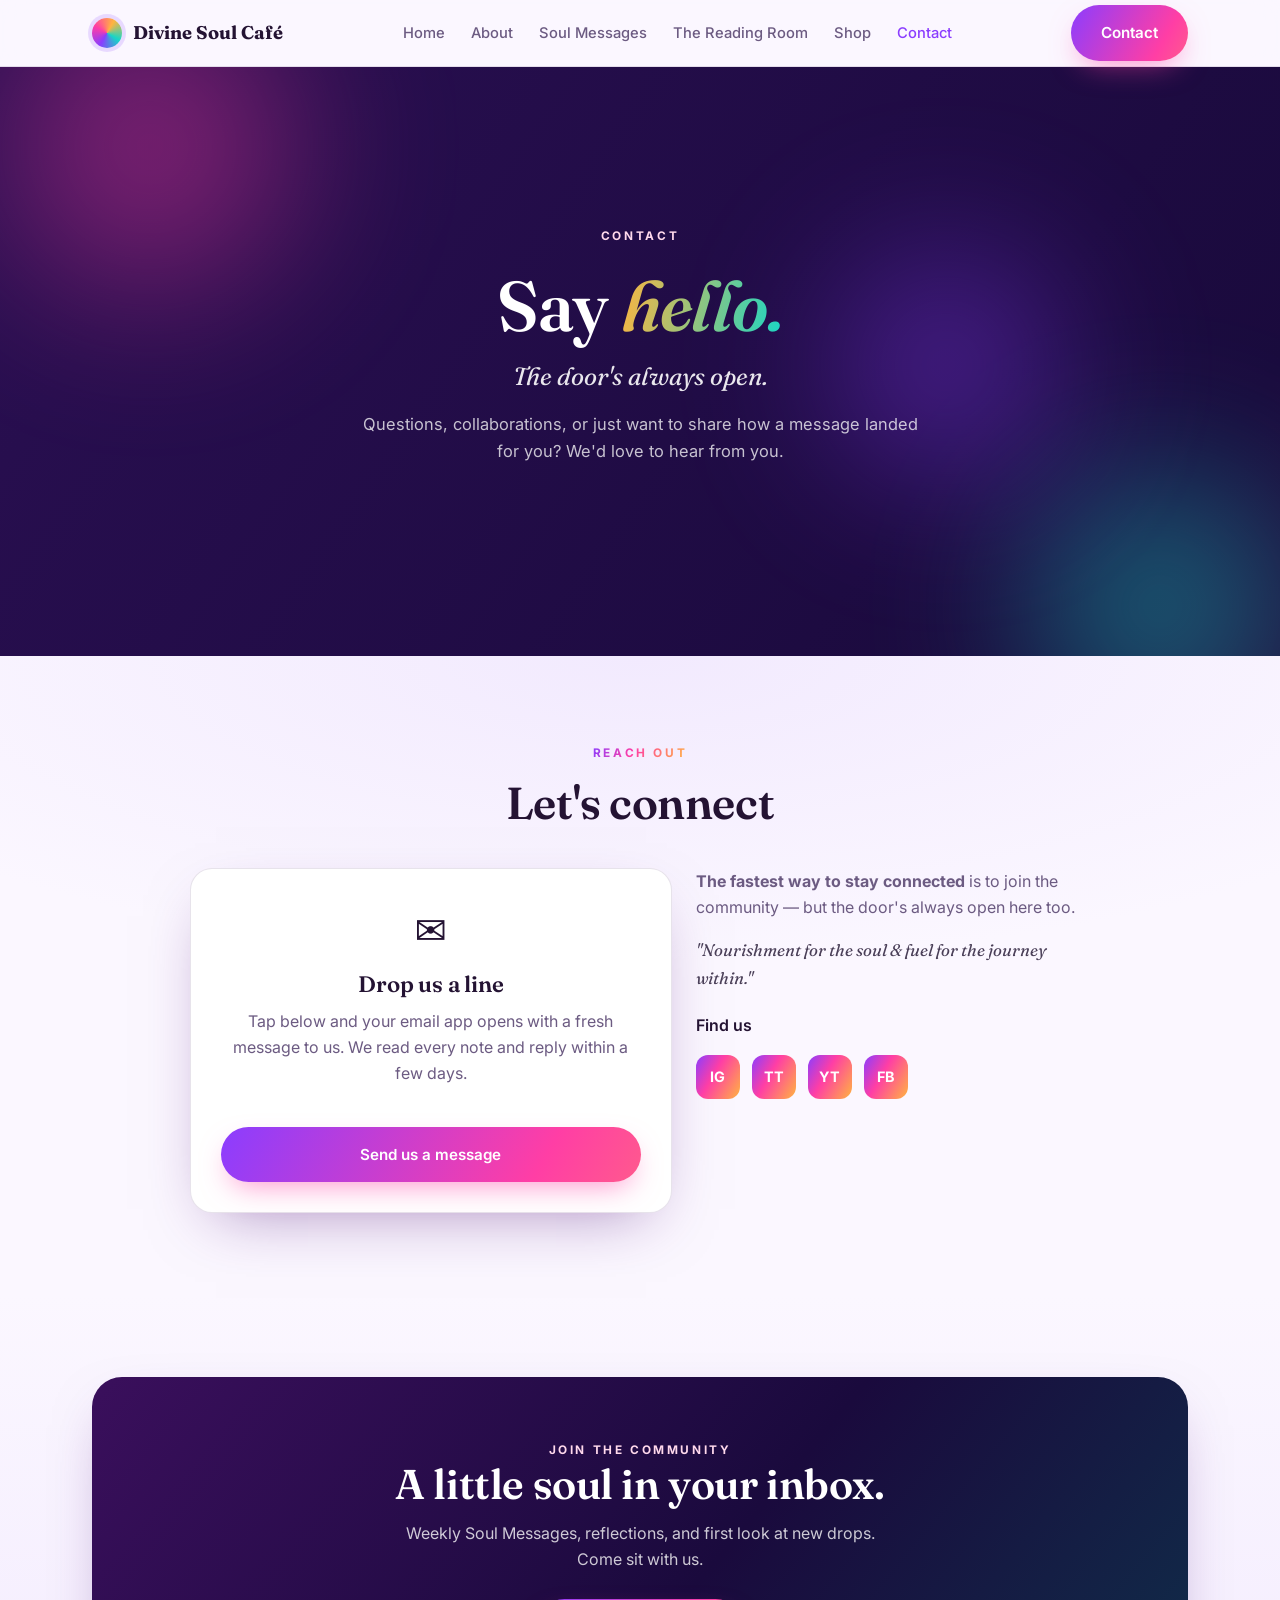
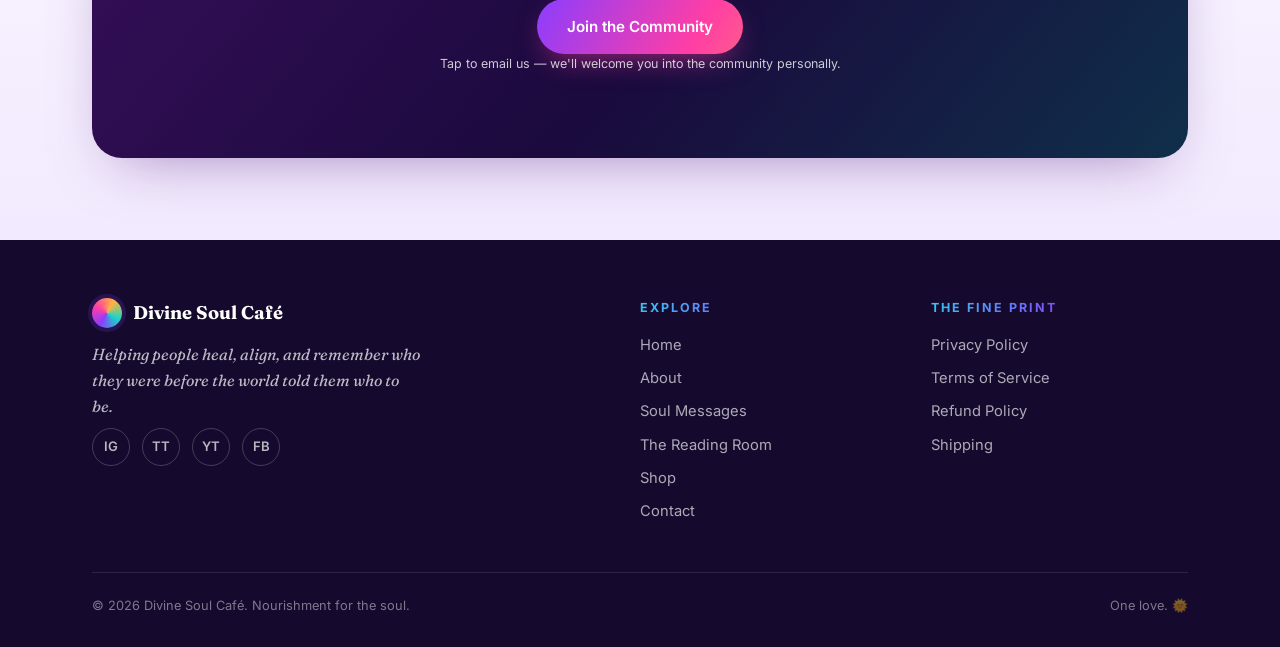
<file: contact.html>
<!DOCTYPE html>
<html lang="en">
<head>
<meta charset="UTF-8" />
<meta name="viewport" content="width=device-width, initial-scale=1.0" />
<title>Contact — Divine Soul Café</title>
<meta name="description" content="Say hello, collaborate, or join the Divine Soul Café community." />
<link rel="icon" type="image/svg+xml" href="/favicon.svg" />
<link rel="apple-touch-icon" href="/apple-touch-icon.png" />
<meta name="theme-color" content="#150a2e" />
<meta property="og:type" content="website" />
<meta property="og:site_name" content="Divine Soul Café" />
<meta property="og:title" content="Contact — Divine Soul Café" />
<meta property="og:description" content="Say hello, collaborate, or join the Divine Soul Café community." />
<meta property="og:url" content="https://divinesoulcafe.com/contact.html" />
<meta property="og:image" content="https://divinesoulcafe.com/og-image.png" />
<meta property="og:image:width" content="1200" />
<meta property="og:image:height" content="630" />
<meta name="twitter:card" content="summary_large_image" />
<meta name="twitter:title" content="Contact — Divine Soul Café" />
<meta name="twitter:description" content="Say hello, collaborate, or join the Divine Soul Café community." />
<meta name="twitter:image" content="https://divinesoulcafe.com/og-image.png" />
<link rel="preconnect" href="https://fonts.googleapis.com" />
<link rel="preconnect" href="https://fonts.gstatic.com" crossorigin />
<link href="https://fonts.googleapis.com/css2?family=Fraunces:ital,opsz,wght@0,9..144,400;0,9..144,500;0,9..144,600;0,9..144,700;1,9..144,400;1,9..144,500&family=Inter:wght@400;500;600;700&display=swap" rel="stylesheet" />
<style>
/* Divine Soul Café — shared design system */
:root{
  --violet:#8b3dff;--fuchsia:#ff3ea5;--teal:#17d6c6;--cyan:#33c9f0;--amber:#ffb43f;--coral:#ff7a59;--emerald:#19c98a;
  --void:#150a2e;--night:#211830;--ink:#241333;--muted:#6c5b82;
  --cream:#fbf7ff;--lav:#f2eafe;--mint:#e8fbf4;--peach:#fff0e8;
  --line:rgba(60,30,90,.12);--shadow:0 22px 60px -26px rgba(80,20,120,.5);--radius:22px;
  --aurora:linear-gradient(120deg,var(--violet),var(--fuchsia) 42%,var(--amber));
  --aurora-2:linear-gradient(120deg,var(--cyan),var(--violet) 55%,var(--fuchsia));
}
*{box-sizing:border-box;margin:0;padding:0}
html{scroll-behavior:smooth}
body{font-family:'Inter',system-ui,sans-serif;color:var(--ink);background:var(--cream);line-height:1.65;-webkit-font-smoothing:antialiased;overflow-x:hidden}
h1,h2,h3{font-family:'Fraunces',Georgia,serif;font-weight:600;line-height:1.12;letter-spacing:-.01em}
a{color:inherit;text-decoration:none}
img{max-width:100%;display:block}
.wrap{width:100%;max-width:1140px;margin:0 auto;padding:0 22px}
.eyebrow{font-size:.74rem;font-weight:700;letter-spacing:.22em;text-transform:uppercase}
.grad-text{background:var(--aurora);-webkit-background-clip:text;background-clip:text;color:transparent}
.grad-text-2{background:var(--aurora-2);-webkit-background-clip:text;background-clip:text;color:transparent}

.btn{display:inline-block;font-weight:600;font-size:.95rem;padding:15px 30px;border-radius:100px;cursor:pointer;border:none;transition:transform .2s ease, box-shadow .2s ease, filter .2s ease}
.btn-primary{background:var(--aurora);background-size:180% 180%;color:#fff;box-shadow:0 12px 30px -10px rgba(255,62,165,.6)}
.btn-primary:hover{transform:translateY(-2px);filter:brightness(1.07);box-shadow:0 18px 40px -12px rgba(255,62,165,.75)}
.btn-ghost{background:rgba(255,255,255,.08);color:#fff;border:1px solid rgba(255,255,255,.35);backdrop-filter:blur(4px)}
.btn-ghost:hover{background:rgba(255,255,255,.16)}

/* NAV */
header.nav{position:sticky;top:0;z-index:50;background:rgba(251,247,255,.82);backdrop-filter:blur(14px);border-bottom:1px solid var(--line)}
.nav-inner{display:flex;align-items:center;justify-content:space-between;height:66px}
.brand{display:flex;align-items:center;gap:11px;font-family:'Fraunces';font-size:1.15rem;font-weight:700}
.mark{width:30px;height:30px;border-radius:50%;background:conic-gradient(from 210deg,var(--violet),var(--fuchsia),var(--amber),var(--teal),var(--violet));box-shadow:0 0 0 4px rgba(139,61,255,.16);animation:spin 14s linear infinite}
@keyframes spin{to{transform:rotate(360deg)}}
.nav-links{display:none;gap:26px;font-size:.92rem;font-weight:500}
.nav-links a{color:var(--muted);transition:color .2s}
.nav-links a:hover,.nav-links a.active{color:var(--violet)}
.nav-cta{display:none}
@media(min-width:940px){.nav-links{display:flex}.nav-cta{display:inline-block}}

/* HERO */
.hero{position:relative;overflow:hidden;color:#fff;text-align:center;background:linear-gradient(125deg,#2a0f52,#1a0a3d 40%,#3d0f45 70%,#12082e);background-size:220% 220%;animation:auroraShift 20s ease infinite}
@keyframes auroraShift{0%{background-position:0% 50%}50%{background-position:100% 50%}100%{background-position:0% 50%}}
.orb{position:absolute;border-radius:50%;filter:blur(70px);opacity:.55;pointer-events:none;animation:float 16s ease-in-out infinite}
.orb.a{width:460px;height:460px;background:radial-gradient(circle,var(--fuchsia),transparent 65%);top:-150px;left:-80px}
.orb.b{width:420px;height:420px;background:radial-gradient(circle,var(--teal),transparent 65%);bottom:-160px;right:-90px;animation-delay:-4s}
.orb.c{width:360px;height:360px;background:radial-gradient(circle,var(--violet),transparent 65%);top:20%;right:12%;animation-delay:-8s}
.orb.d{width:300px;height:300px;background:radial-gradient(circle,var(--amber),transparent 68%);bottom:10%;left:8%;animation-delay:-11s;opacity:.4}
@keyframes float{0%,100%{transform:translateY(0) translateX(0)}50%{transform:translateY(-26px) translateX(14px)}}
.hero-inner{position:relative;z-index:2;padding:92px 22px 104px;max-width:840px;margin:0 auto}
.hero .eyebrow{color:#ffd9ec}
.hero h1{font-size:clamp(2.5rem,7vw,4.4rem);margin:20px 0 10px;color:#fff}
.hero h1 em{font-style:italic;background:linear-gradient(100deg,var(--amber),var(--teal));-webkit-background-clip:text;background-clip:text;color:transparent}
.hero-tag{font-family:'Fraunces';font-style:italic;font-size:clamp(1.15rem,3.2vw,1.55rem);color:rgba(255,255,255,.9);margin-bottom:14px}
.hero-sub{max-width:580px;margin:0 auto 32px;color:rgba(255,255,255,.75);font-size:1.03rem}
.hero-cta{display:flex;gap:14px;justify-content:center;flex-wrap:wrap}
.hero.short .hero-inner{padding:72px 22px 76px}
.stars{margin-top:34px;letter-spacing:.6em;font-size:.8rem;background:var(--aurora-2);-webkit-background-clip:text;background-clip:text;color:transparent}

section{padding:82px 0}
.center{text-align:center;max-width:720px;margin:0 auto}
.section-title{font-size:clamp(1.95rem,4.8vw,2.8rem);margin:14px 0 16px}
.lead{color:var(--muted);font-size:1.08rem}
.divider{width:70px;height:4px;background:var(--aurora);margin:24px auto;border-radius:4px}

.welcome{background:radial-gradient(120% 80% at 50% 0%,var(--lav),var(--cream) 60%)}
.welcome .lead{font-size:1.16rem;color:#4a3a5e}

.pillars{background:linear-gradient(180deg,var(--cream),var(--peach))}
.grid{display:grid;gap:18px;margin-top:44px;grid-template-columns:1fr}
@media(min-width:640px){.grid{grid-template-columns:1fr 1fr}}
@media(min-width:1000px){.pillar-grid{grid-template-columns:repeat(5,1fr);gap:14px}}
.card{background:#fff;border:1px solid var(--line);border-radius:var(--radius);padding:26px 22px;position:relative;overflow:hidden;transition:transform .25s ease, box-shadow .25s ease}
.card::before{content:"";position:absolute;inset:0 0 auto 0;height:4px;background:var(--c,var(--violet))}
.card:hover{transform:translateY(-6px);box-shadow:var(--shadow)}
.glyph{width:48px;height:48px;border-radius:14px;display:flex;align-items:center;justify-content:center;font-size:1.4rem;margin-bottom:14px;color:#fff;background:var(--c,var(--violet));box-shadow:0 10px 22px -8px var(--c,var(--violet))}
.card h3{font-size:1.12rem;margin-bottom:6px}
.card p{font-size:.92rem;color:var(--muted)}

/* cosmic band (soul message / manifesto) */
.message{position:relative;overflow:hidden;color:#fff;background:linear-gradient(130deg,#3b0f5c,#12082e 55%,#0f2f4a);background-size:200% 200%;animation:auroraShift 24s ease infinite}
.message .orb.a{background:radial-gradient(circle,var(--cyan),transparent 65%);width:380px;height:380px;top:-120px;right:-60px;left:auto}
.message .orb.b{background:radial-gradient(circle,var(--fuchsia),transparent 65%);width:340px;height:340px;bottom:-140px;left:-70px;right:auto}
.card-quote{position:relative;z-index:2;max-width:780px;margin:0 auto;text-align:center;padding:8px 0}
.quote-mark{font-family:'Fraunces';font-size:4rem;line-height:.4;display:block;margin-bottom:10px;background:var(--aurora-2);-webkit-background-clip:text;background-clip:text;color:transparent}
.quote-text{font-family:'Fraunces';font-style:italic;font-size:clamp(1.45rem,3.6vw,2.05rem);color:#fff;margin-bottom:22px}
.quote-by{font-size:.85rem;letter-spacing:.16em;text-transform:uppercase;color:#ffd9ec}
.message .btn{margin-top:34px;position:relative;z-index:2}
.message .center{position:relative;z-index:2}
.chips{display:flex;flex-wrap:wrap;gap:9px;justify-content:center;align-items:center;margin:22px 0}
.chips .c{background:rgba(255,255,255,.08);border:1px solid rgba(255,255,255,.18);border-radius:100px;padding:8px 15px;font-size:.85rem}
.chips .one{background:linear-gradient(100deg,var(--teal),var(--violet));border-radius:100px;padding:8px 16px;font-size:.85rem;font-weight:600}

/* reading room */
.room{position:relative;overflow:hidden;color:#fff;background:linear-gradient(160deg,#0c1f2b,#241041 55%,#3a0f38)}
.room .orb.a{background:radial-gradient(circle,var(--emerald),transparent 66%);width:420px;height:420px;top:-140px;left:-80px}
.room .orb.b{background:radial-gradient(circle,var(--violet),transparent 66%);width:400px;height:400px;bottom:-150px;right:-80px;left:auto}
.room-inner{position:relative;z-index:2;display:grid;gap:38px;align-items:center;grid-template-columns:1fr}
@media(min-width:900px){.room-inner{grid-template-columns:1.1fr .9fr}}
.room .eyebrow{color:#9df5d3}
.room h2{font-size:clamp(1.9rem,4.6vw,2.7rem);color:#fff;margin:12px 0 14px}
.room h2 span{background:linear-gradient(100deg,var(--teal),var(--violet));-webkit-background-clip:text;background-clip:text;color:transparent}
.room p{color:rgba(255,255,255,.8);margin-bottom:14px}
.room ul{list-style:none;margin:18px 0 26px;display:grid;gap:12px}
.room li{display:flex;gap:12px;align-items:flex-start;font-size:.96rem;color:rgba(255,255,255,.88)}
.room li b{color:#fff}
.tick{flex:none;width:24px;height:24px;border-radius:50%;background:linear-gradient(135deg,var(--teal),var(--violet));display:flex;align-items:center;justify-content:center;font-size:.7rem;margin-top:2px}
.panel{background:rgba(255,255,255,.06);border:1px solid rgba(255,255,255,.16);border-radius:26px;padding:32px;backdrop-filter:blur(6px)}
.panel h3{font-size:1.35rem;margin-bottom:8px;color:#fff}
.panel p{font-size:.92rem;color:rgba(255,255,255,.72);margin-bottom:20px}
.panel form{display:grid;gap:12px}
.panel input,.panel textarea{padding:14px 18px;border-radius:14px;border:1px solid rgba(255,255,255,.2);background:rgba(255,255,255,.08);color:#fff;font-size:.94rem;font-family:inherit}
.panel input::placeholder,.panel textarea::placeholder{color:rgba(255,255,255,.55)}
.panel input:focus,.panel textarea:focus{outline:none;border-color:var(--teal)}
.badge{display:inline-block;font-size:.68rem;letter-spacing:.14em;text-transform:uppercase;padding:5px 12px;border-radius:100px;background:linear-gradient(100deg,var(--teal),var(--violet));color:#fff;margin-bottom:6px}

/* shop / products */
.shop{background:linear-gradient(180deg,var(--peach),var(--cream))}
.shop-grid{display:grid;gap:20px;margin-top:44px;grid-template-columns:1fr}
@media(min-width:720px){.shop-grid{grid-template-columns:repeat(3,1fr)}}
.product{border-radius:var(--radius);overflow:hidden;border:1px solid var(--line);background:#fff;transition:transform .25s ease, box-shadow .25s ease}
.product:hover{transform:translateY(-6px);box-shadow:var(--shadow)}
.product .thumb{aspect-ratio:1/1;display:flex;align-items:center;justify-content:center;text-align:center;padding:22px;font-family:'Fraunces';font-style:italic;font-size:1.2rem;color:#fff}
.product:nth-child(3n+1) .thumb{background:linear-gradient(150deg,var(--violet),var(--fuchsia))}
.product:nth-child(3n+2) .thumb{background:linear-gradient(150deg,var(--teal),var(--cyan))}
.product:nth-child(3n) .thumb{background:linear-gradient(150deg,var(--amber),var(--coral))}
.product .meta{padding:16px 18px;display:flex;justify-content:space-between;align-items:center}
.product .meta b{font-weight:600;font-size:.98rem}
.tag-soon{display:inline-block;font-size:.68rem;letter-spacing:.12em;text-transform:uppercase;color:var(--coral);border:1px solid rgba(255,122,89,.45);border-radius:100px;padding:3px 10px}

/* join / email capture */
.join{background:linear-gradient(180deg,var(--cream),var(--lav))}
.join-card{position:relative;overflow:hidden;color:#fff;border-radius:30px;padding:58px 30px;text-align:center;box-shadow:var(--shadow);background:linear-gradient(130deg,#3a0f5c,#1a0a3d 55%,#0f2f4a)}
.join-card .orb.a{background:radial-gradient(circle,var(--fuchsia),transparent 65%);width:360px;height:360px;top:-160px;left:50%;transform:translateX(-50%)}
.join-card>*{position:relative;z-index:2}
.join-card h2{font-size:clamp(1.85rem,4.4vw,2.6rem);color:#fff;margin-bottom:12px}
.join-card p{color:rgba(255,255,255,.78);max-width:490px;margin:0 auto 26px}
form.signup{display:flex;gap:10px;max-width:450px;margin:0 auto;flex-wrap:wrap;justify-content:center}
form.signup input{flex:1;min-width:220px;padding:15px 20px;border-radius:100px;border:1px solid rgba(255,255,255,.22);background:rgba(255,255,255,.1);color:#fff;font-size:.95rem}
form.signup input::placeholder{color:rgba(255,255,255,.6)}
form.signup input:focus{outline:none;border-color:var(--teal)}
.fineprint{font-size:.78rem;color:rgba(255,255,255,.55);margin-top:16px}

/* prose (about) */
.prose-sec{background:radial-gradient(120% 80% at 50% 0%,var(--lav),var(--cream) 60%)}
.prose{max-width:720px;margin:0 auto}
.prose .eyebrow{display:block;text-align:center;margin-bottom:10px}
.prose h2{font-size:clamp(1.8rem,4.4vw,2.5rem);text-align:center;margin-bottom:8px}
.prose h3{font-size:1.25rem;margin:30px 0 8px;color:var(--violet)}
.prose p{color:#3f3152;font-size:1.06rem;margin-bottom:14px}
.prose p.big{font-size:1.16rem;color:#2a1f3a}

/* journal / soul messages list */
.journal{background:linear-gradient(180deg,var(--cream),var(--lav))}
.posts{display:grid;gap:18px;margin-top:44px;grid-template-columns:1fr}
@media(min-width:760px){.posts{grid-template-columns:1fr 1fr}}
.post-card{background:#fff;border:1px solid var(--line);border-radius:var(--radius);padding:26px 24px;position:relative;overflow:hidden;transition:transform .25s ease, box-shadow .25s ease}
.post-card::before{content:"";position:absolute;inset:0 0 auto 0;height:4px;background:var(--aurora)}
.post-card:hover{transform:translateY(-5px);box-shadow:var(--shadow)}
.post-card .date{font-size:.72rem;letter-spacing:.14em;text-transform:uppercase;color:var(--fuchsia);font-weight:700}
.post-card h3{font-size:1.28rem;margin:8px 0 10px}
.post-card p{color:#4a3f58;font-size:1rem}
.post-card .sig{margin-top:14px;font-family:'Fraunces';font-style:italic;color:var(--muted);font-size:.9rem}

/* contact */
.contact-sec{background:radial-gradient(120% 80% at 50% 0%,var(--lav),var(--cream) 60%)}
.contact-grid{display:grid;gap:24px;grid-template-columns:1fr;max-width:900px;margin:40px auto 0}
@media(min-width:820px){.contact-grid{grid-template-columns:1.1fr .9fr}}
.form-card{background:#fff;border:1px solid var(--line);border-radius:var(--radius);padding:30px;box-shadow:var(--shadow)}
.form-card label{display:block;font-size:.82rem;font-weight:600;color:var(--ink);margin:14px 0 6px}
.form-card input,.form-card textarea{width:100%;padding:13px 16px;border-radius:12px;border:1px solid var(--line);background:#fbf9ff;font-size:.95rem;font-family:inherit;color:var(--ink)}
.form-card input:focus,.form-card textarea:focus{outline:none;border-color:var(--violet)}
.form-card .btn{margin-top:18px;width:100%}
.contact-side p{color:var(--muted);margin-bottom:16px}
.social-row{display:flex;gap:12px;flex-wrap:wrap;margin-top:8px}
.social-row a{width:44px;height:44px;border-radius:12px;display:flex;align-items:center;justify-content:center;font-weight:700;font-size:.9rem;color:#fff;background:var(--aurora);transition:transform .2s}
.social-row a:hover{transform:translateY(-3px)}

/* footer */
footer{background:var(--void);color:rgba(255,255,255,.7);padding:58px 0 30px}
.foot-grid{display:grid;gap:34px;grid-template-columns:1fr}
@media(min-width:720px){.foot-grid{grid-template-columns:2fr 1fr 1fr}}
footer .brand{color:#fff;margin-bottom:12px}
footer p.mission{font-family:'Fraunces';font-style:italic;color:rgba(255,255,255,.72);max-width:330px;font-size:1rem}
.foot-col h4{font-size:.78rem;letter-spacing:.16em;text-transform:uppercase;margin-bottom:14px;font-weight:700;background:var(--aurora-2);-webkit-background-clip:text;background-clip:text;color:transparent}
.foot-col a{display:block;color:rgba(255,255,255,.65);font-size:.92rem;margin-bottom:9px;transition:color .2s}
.foot-col a:hover{color:#fff}
.socials{display:flex;gap:12px;margin-top:8px}
.socials a{width:38px;height:38px;border-radius:50%;border:1px solid rgba(255,255,255,.2);display:flex;align-items:center;justify-content:center;font-size:.82rem;font-weight:600;transition:.2s}
.socials a:hover{background:var(--aurora);border-color:transparent;transform:translateY(-2px)}
.foot-bottom{border-top:1px solid rgba(255,255,255,.1);margin-top:40px;padding-top:22px;display:flex;flex-wrap:wrap;gap:12px;justify-content:space-between;font-size:.8rem;color:rgba(255,255,255,.45)}

.reveal{opacity:0;transform:translateY(26px);transition:opacity .7s ease, transform .7s ease}
.reveal.in{opacity:1;transform:none}
@media(prefers-reduced-motion:reduce){*{animation:none!important}.reveal{opacity:1;transform:none}}

</style>
</head>
<body>

<header class="nav">
  <div class="wrap nav-inner">
    <a class="brand" href="index.html"><span class="mark"></span> Divine Soul Café</a>
    <nav class="nav-links">
      <a href="index.html">Home</a>
      <a href="about.html">About</a>
      <a href="soul-messages.html">Soul Messages</a>
      <a href="index.html#room">The Reading Room</a>
      <a href="shop.html">Shop</a>
      <a href="contact.html" class="active">Contact</a>
    </nav>
    <a class="btn btn-primary nav-cta" href="#say-hello">Contact</a>
  </div>
</header>

<section class="hero short">
  <span class="orb a"></span><span class="orb b"></span><span class="orb c"></span>
  <div class="hero-inner">
    <span class="eyebrow">Contact</span>
    <h1>Say <em>hello.</em></h1>
    <p class="hero-tag">The door's always open.</p>
    <p class="hero-sub">Questions, collaborations, or just want to share how a message landed for you? We'd love to hear from you.</p>
  </div>
</section>

<section class="contact-sec" id="say-hello">
  <div class="wrap">
    <div class="center reveal">
      <span class="eyebrow grad-text">Reach out</span>
      <h2 class="section-title">Let's connect</h2>
    </div>
    <div class="contact-grid">
      <div class="form-card reveal" style="text-align:center">
        <div style="font-size:2.4rem;margin-bottom:10px">✉️</div>
        <h3 style="font-family:'Fraunces';font-size:1.4rem;margin-bottom:10px">Drop us a line</h3>
        <p style="color:var(--muted);margin-bottom:22px">Tap below and your email app opens with a fresh message to us. We read every note and reply within a few days.</p>
        <a class="btn btn-primary" href="mailto:brett@ruffwood.ai?subject=Hello%20%E2%80%94%20Divine%20Soul%20Caf%C3%A9" style="width:100%;text-align:center">Send us a message</a>
      </div>
      <div class="contact-side reveal">
        <p><b>The fastest way to stay connected</b> is to join the community — but the door's always open here too.</p>
        <p style="font-family:'Fraunces';font-style:italic;color:#4a3f58;font-size:1.05rem">"Nourishment for the soul &amp; fuel for the journey within."</p>
        <p style="margin-top:20px;font-weight:600;color:var(--ink)">Find us</p>
        <div class="social-row">
          <a href="#" aria-label="Instagram">IG</a>
          <a href="#" aria-label="TikTok">TT</a>
          <a href="#" aria-label="YouTube">YT</a>
          <a href="#" aria-label="Facebook">FB</a>
        </div>
      </div>
    </div>
  </div>
</section>

<section class="join">
  <div class="wrap reveal">
    <div class="join-card">
      <span class="orb a"></span>
      <span class="eyebrow" style="color:#ffd9ec">Join the Community</span>
      <h2>A little soul in your inbox.</h2>
      <p>Weekly Soul Messages, reflections, and first look at new drops. Come sit with us.</p>
      <a class="btn btn-primary" href="mailto:brett@ruffwood.ai?subject=Join%20the%20Divine%20Soul%20Caf%C3%A9%20Community">Join the Community</a>
      <p class="fineprint">Tap to email us — we'll welcome you into the community personally.</p>
    </div>
  </div>
</section>

<footer>
  <div class="wrap">
    <div class="foot-grid">
      <div>
        <div class="brand"><span class="mark"></span> Divine Soul Café</div>
        <p class="mission">Helping people heal, align, and remember who they were before the world told them who to be.</p>
        <div class="socials">
          <a href="#" aria-label="Instagram">IG</a><a href="#" aria-label="TikTok">TT</a><a href="#" aria-label="YouTube">YT</a><a href="#" aria-label="Facebook">FB</a>
        </div>
      </div>
      <div class="foot-col">
        <h4>Explore</h4>
        <a href="index.html">Home</a><a href="about.html">About</a><a href="soul-messages.html">Soul Messages</a><a href="index.html#room">The Reading Room</a><a href="shop.html">Shop</a><a href="contact.html">Contact</a>
      </div>
      <div class="foot-col">
        <h4>The Fine Print</h4>
        <a href="privacy.html">Privacy Policy</a><a href="terms.html">Terms of Service</a><a href="refund.html">Refund Policy</a><a href="shipping.html">Shipping</a>
      </div>
    </div>
    <div class="foot-bottom">
      <span>© 2026 Divine Soul Café. Nourishment for the soul.</span>
      <span>One love. 🌞</span>
    </div>
  </div>
</footer>

<script>
const io=new IntersectionObserver((es)=>{es.forEach(e=>{if(e.isIntersecting){e.target.classList.add('in');io.unobserve(e.target)}})},{threshold:.12});
document.querySelectorAll('.reveal').forEach(el=>io.observe(el));
</script>
</body>
</html>
</file>
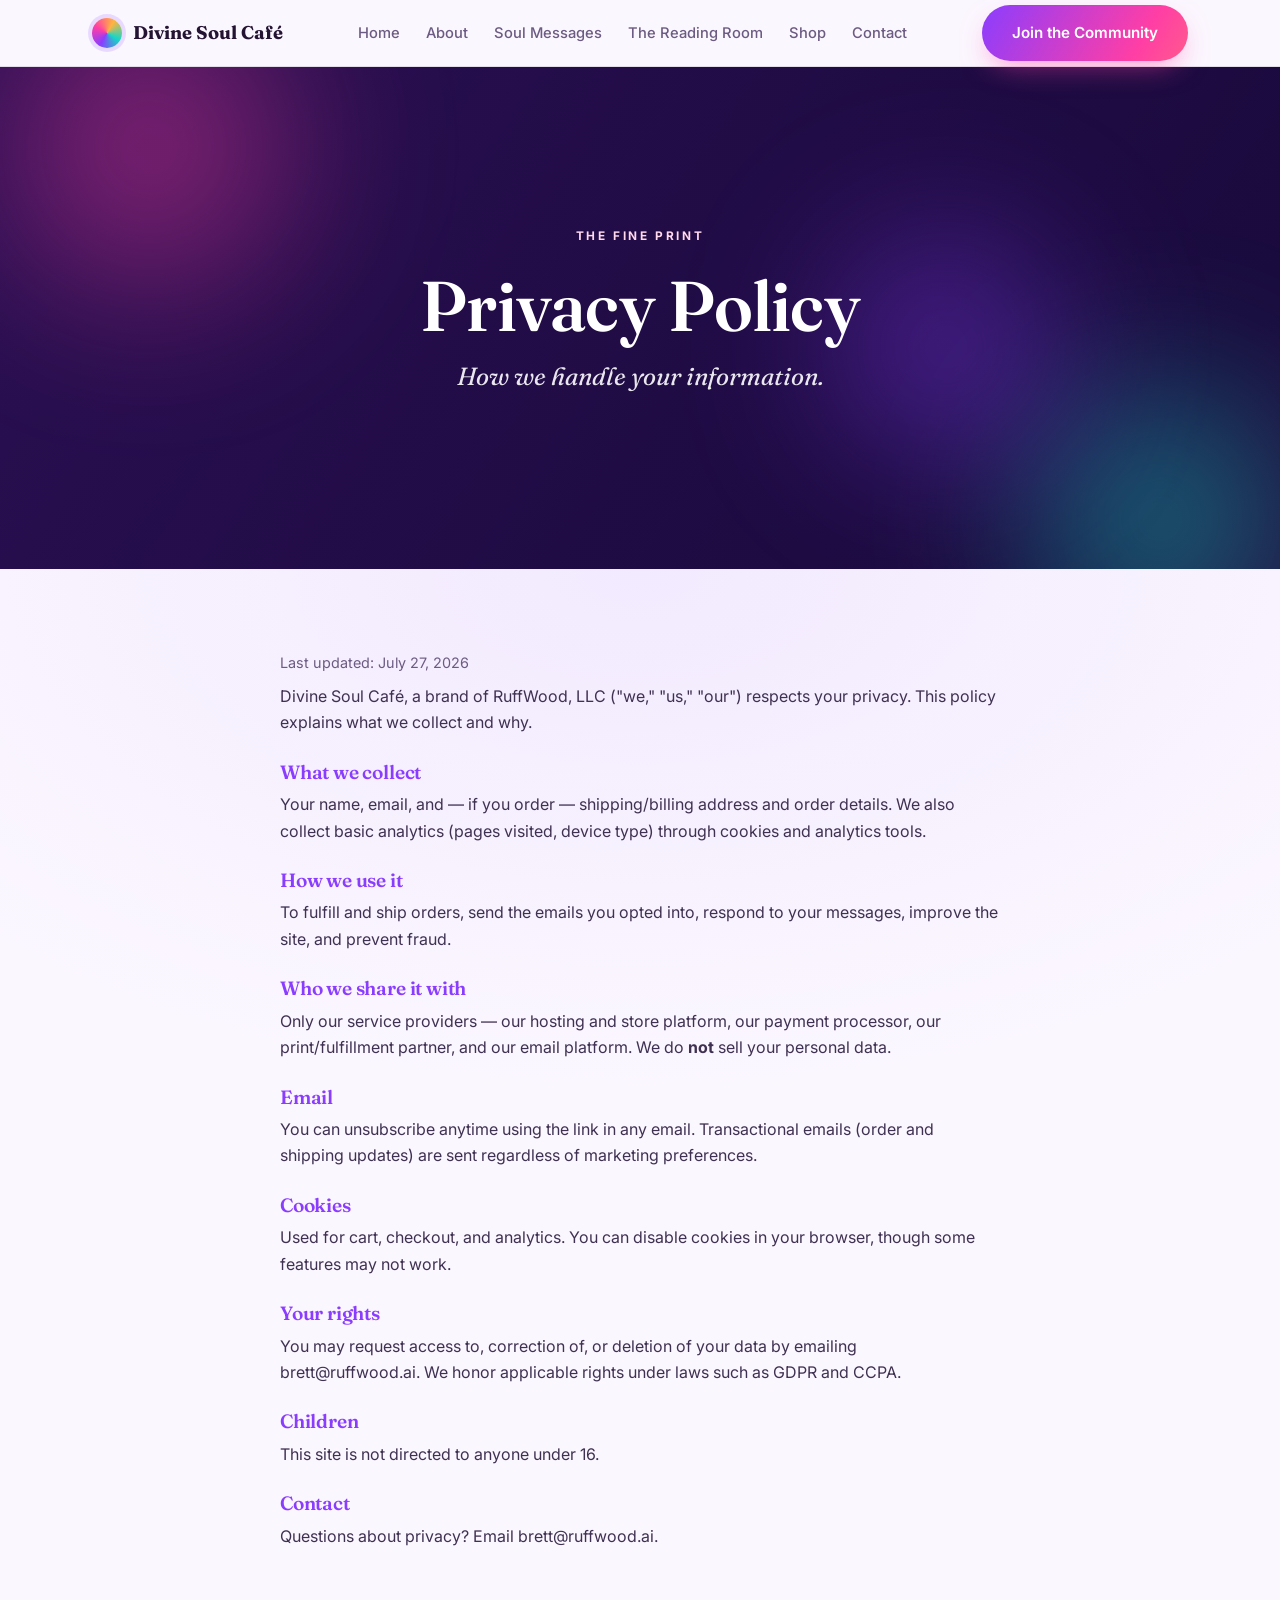
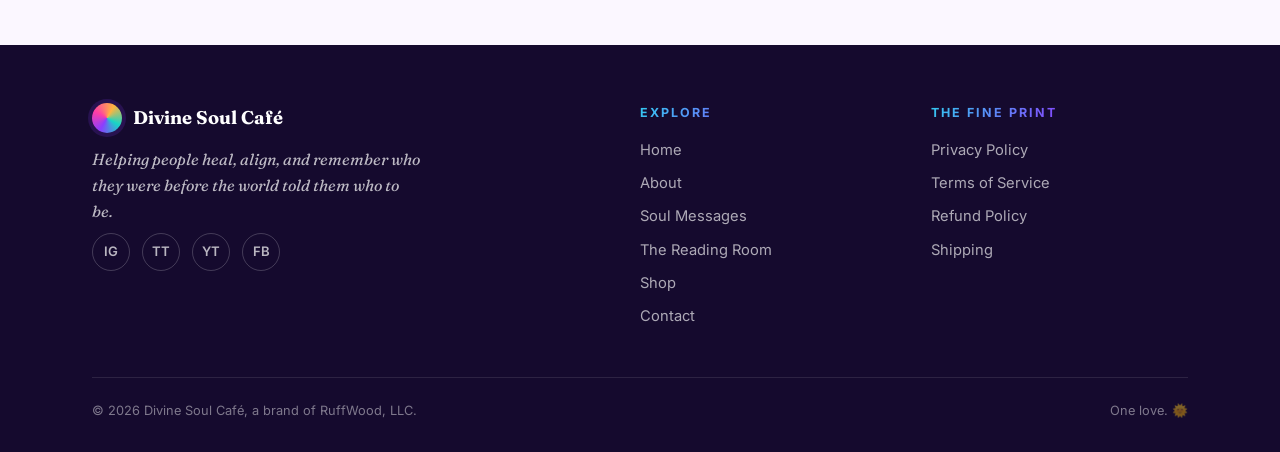
<file: privacy.html>
<!DOCTYPE html>
<html lang="en">
<head>
<meta charset="UTF-8" />
<meta name="viewport" content="width=device-width, initial-scale=1.0" />
<title>Privacy Policy — Divine Soul Café</title>
<meta name="description" content="Privacy Policy for Divine Soul Café." />
<link rel="icon" type="image/svg+xml" href="/favicon.svg" />
<link rel="apple-touch-icon" href="/apple-touch-icon.png" />
<meta name="theme-color" content="#150a2e" />
<meta property="og:type" content="website" />
<meta property="og:site_name" content="Divine Soul Café" />
<meta property="og:title" content="Privacy Policy — Divine Soul Café" />
<meta property="og:image" content="https://divinesoulcafe.com/og-image.png" />
<link rel="preconnect" href="https://fonts.googleapis.com" />
<link rel="preconnect" href="https://fonts.gstatic.com" crossorigin />
<link href="https://fonts.googleapis.com/css2?family=Fraunces:ital,opsz,wght@0,9..144,400;0,9..144,500;0,9..144,600;0,9..144,700;1,9..144,400;1,9..144,500&family=Inter:wght@400;500;600;700&display=swap" rel="stylesheet" />
<style>
/* Divine Soul Café — shared design system */
:root{
  --violet:#8b3dff;--fuchsia:#ff3ea5;--teal:#17d6c6;--cyan:#33c9f0;--amber:#ffb43f;--coral:#ff7a59;--emerald:#19c98a;
  --void:#150a2e;--night:#211830;--ink:#241333;--muted:#6c5b82;
  --cream:#fbf7ff;--lav:#f2eafe;--mint:#e8fbf4;--peach:#fff0e8;
  --line:rgba(60,30,90,.12);--shadow:0 22px 60px -26px rgba(80,20,120,.5);--radius:22px;
  --aurora:linear-gradient(120deg,var(--violet),var(--fuchsia) 42%,var(--amber));
  --aurora-2:linear-gradient(120deg,var(--cyan),var(--violet) 55%,var(--fuchsia));
}
*{box-sizing:border-box;margin:0;padding:0}
html{scroll-behavior:smooth}
body{font-family:'Inter',system-ui,sans-serif;color:var(--ink);background:var(--cream);line-height:1.65;-webkit-font-smoothing:antialiased;overflow-x:hidden}
h1,h2,h3{font-family:'Fraunces',Georgia,serif;font-weight:600;line-height:1.12;letter-spacing:-.01em}
a{color:inherit;text-decoration:none}
img{max-width:100%;display:block}
.wrap{width:100%;max-width:1140px;margin:0 auto;padding:0 22px}
.eyebrow{font-size:.74rem;font-weight:700;letter-spacing:.22em;text-transform:uppercase}
.grad-text{background:var(--aurora);-webkit-background-clip:text;background-clip:text;color:transparent}
.grad-text-2{background:var(--aurora-2);-webkit-background-clip:text;background-clip:text;color:transparent}

.btn{display:inline-block;font-weight:600;font-size:.95rem;padding:15px 30px;border-radius:100px;cursor:pointer;border:none;transition:transform .2s ease, box-shadow .2s ease, filter .2s ease}
.btn-primary{background:var(--aurora);background-size:180% 180%;color:#fff;box-shadow:0 12px 30px -10px rgba(255,62,165,.6)}
.btn-primary:hover{transform:translateY(-2px);filter:brightness(1.07);box-shadow:0 18px 40px -12px rgba(255,62,165,.75)}
.btn-ghost{background:rgba(255,255,255,.08);color:#fff;border:1px solid rgba(255,255,255,.35);backdrop-filter:blur(4px)}
.btn-ghost:hover{background:rgba(255,255,255,.16)}

/* NAV */
header.nav{position:sticky;top:0;z-index:50;background:rgba(251,247,255,.82);backdrop-filter:blur(14px);border-bottom:1px solid var(--line)}
.nav-inner{display:flex;align-items:center;justify-content:space-between;height:66px}
.brand{display:flex;align-items:center;gap:11px;font-family:'Fraunces';font-size:1.15rem;font-weight:700}
.mark{width:30px;height:30px;border-radius:50%;background:conic-gradient(from 210deg,var(--violet),var(--fuchsia),var(--amber),var(--teal),var(--violet));box-shadow:0 0 0 4px rgba(139,61,255,.16);animation:spin 14s linear infinite}
@keyframes spin{to{transform:rotate(360deg)}}
.nav-links{display:none;gap:26px;font-size:.92rem;font-weight:500}
.nav-links a{color:var(--muted);transition:color .2s}
.nav-links a:hover,.nav-links a.active{color:var(--violet)}
.nav-cta{display:none}
@media(min-width:940px){.nav-links{display:flex}.nav-cta{display:inline-block}}

/* HERO */
.hero{position:relative;overflow:hidden;color:#fff;text-align:center;background:linear-gradient(125deg,#2a0f52,#1a0a3d 40%,#3d0f45 70%,#12082e);background-size:220% 220%;animation:auroraShift 20s ease infinite}
@keyframes auroraShift{0%{background-position:0% 50%}50%{background-position:100% 50%}100%{background-position:0% 50%}}
.orb{position:absolute;border-radius:50%;filter:blur(70px);opacity:.55;pointer-events:none;animation:float 16s ease-in-out infinite}
.orb.a{width:460px;height:460px;background:radial-gradient(circle,var(--fuchsia),transparent 65%);top:-150px;left:-80px}
.orb.b{width:420px;height:420px;background:radial-gradient(circle,var(--teal),transparent 65%);bottom:-160px;right:-90px;animation-delay:-4s}
.orb.c{width:360px;height:360px;background:radial-gradient(circle,var(--violet),transparent 65%);top:20%;right:12%;animation-delay:-8s}
.orb.d{width:300px;height:300px;background:radial-gradient(circle,var(--amber),transparent 68%);bottom:10%;left:8%;animation-delay:-11s;opacity:.4}
@keyframes float{0%,100%{transform:translateY(0) translateX(0)}50%{transform:translateY(-26px) translateX(14px)}}
.hero-inner{position:relative;z-index:2;padding:92px 22px 104px;max-width:840px;margin:0 auto}
.hero .eyebrow{color:#ffd9ec}
.hero h1{font-size:clamp(2.5rem,7vw,4.4rem);margin:20px 0 10px;color:#fff}
.hero h1 em{font-style:italic;background:linear-gradient(100deg,var(--amber),var(--teal));-webkit-background-clip:text;background-clip:text;color:transparent}
.hero-tag{font-family:'Fraunces';font-style:italic;font-size:clamp(1.15rem,3.2vw,1.55rem);color:rgba(255,255,255,.9);margin-bottom:14px}
.hero-sub{max-width:580px;margin:0 auto 32px;color:rgba(255,255,255,.75);font-size:1.03rem}
.hero-cta{display:flex;gap:14px;justify-content:center;flex-wrap:wrap}
.hero.short .hero-inner{padding:72px 22px 76px}
.stars{margin-top:34px;letter-spacing:.6em;font-size:.8rem;background:var(--aurora-2);-webkit-background-clip:text;background-clip:text;color:transparent}

section{padding:82px 0}
.center{text-align:center;max-width:720px;margin:0 auto}
.section-title{font-size:clamp(1.95rem,4.8vw,2.8rem);margin:14px 0 16px}
.lead{color:var(--muted);font-size:1.08rem}
.divider{width:70px;height:4px;background:var(--aurora);margin:24px auto;border-radius:4px}

.welcome{background:radial-gradient(120% 80% at 50% 0%,var(--lav),var(--cream) 60%)}
.welcome .lead{font-size:1.16rem;color:#4a3a5e}

.pillars{background:linear-gradient(180deg,var(--cream),var(--peach))}
.grid{display:grid;gap:18px;margin-top:44px;grid-template-columns:1fr}
@media(min-width:640px){.grid{grid-template-columns:1fr 1fr}}
@media(min-width:1000px){.pillar-grid{grid-template-columns:repeat(5,1fr);gap:14px}}
.card{background:#fff;border:1px solid var(--line);border-radius:var(--radius);padding:26px 22px;position:relative;overflow:hidden;transition:transform .25s ease, box-shadow .25s ease}
.card::before{content:"";position:absolute;inset:0 0 auto 0;height:4px;background:var(--c,var(--violet))}
.card:hover{transform:translateY(-6px);box-shadow:var(--shadow)}
.glyph{width:48px;height:48px;border-radius:14px;display:flex;align-items:center;justify-content:center;font-size:1.4rem;margin-bottom:14px;color:#fff;background:var(--c,var(--violet));box-shadow:0 10px 22px -8px var(--c,var(--violet))}
.card h3{font-size:1.12rem;margin-bottom:6px}
.card p{font-size:.92rem;color:var(--muted)}

/* cosmic band (soul message / manifesto) */
.message{position:relative;overflow:hidden;color:#fff;background:linear-gradient(130deg,#3b0f5c,#12082e 55%,#0f2f4a);background-size:200% 200%;animation:auroraShift 24s ease infinite}
.message .orb.a{background:radial-gradient(circle,var(--cyan),transparent 65%);width:380px;height:380px;top:-120px;right:-60px;left:auto}
.message .orb.b{background:radial-gradient(circle,var(--fuchsia),transparent 65%);width:340px;height:340px;bottom:-140px;left:-70px;right:auto}
.card-quote{position:relative;z-index:2;max-width:780px;margin:0 auto;text-align:center;padding:8px 0}
.quote-mark{font-family:'Fraunces';font-size:4rem;line-height:.4;display:block;margin-bottom:10px;background:var(--aurora-2);-webkit-background-clip:text;background-clip:text;color:transparent}
.quote-text{font-family:'Fraunces';font-style:italic;font-size:clamp(1.45rem,3.6vw,2.05rem);color:#fff;margin-bottom:22px}
.quote-by{font-size:.85rem;letter-spacing:.16em;text-transform:uppercase;color:#ffd9ec}
.message .btn{margin-top:34px;position:relative;z-index:2}
.message .center{position:relative;z-index:2}
.chips{display:flex;flex-wrap:wrap;gap:9px;justify-content:center;align-items:center;margin:22px 0}
.chips .c{background:rgba(255,255,255,.08);border:1px solid rgba(255,255,255,.18);border-radius:100px;padding:8px 15px;font-size:.85rem}
.chips .one{background:linear-gradient(100deg,var(--teal),var(--violet));border-radius:100px;padding:8px 16px;font-size:.85rem;font-weight:600}

/* reading room */
.room{position:relative;overflow:hidden;color:#fff;background:linear-gradient(160deg,#0c1f2b,#241041 55%,#3a0f38)}
.room .orb.a{background:radial-gradient(circle,var(--emerald),transparent 66%);width:420px;height:420px;top:-140px;left:-80px}
.room .orb.b{background:radial-gradient(circle,var(--violet),transparent 66%);width:400px;height:400px;bottom:-150px;right:-80px;left:auto}
.room-inner{position:relative;z-index:2;display:grid;gap:38px;align-items:center;grid-template-columns:1fr}
@media(min-width:900px){.room-inner{grid-template-columns:1.1fr .9fr}}
.room .eyebrow{color:#9df5d3}
.room h2{font-size:clamp(1.9rem,4.6vw,2.7rem);color:#fff;margin:12px 0 14px}
.room h2 span{background:linear-gradient(100deg,var(--teal),var(--violet));-webkit-background-clip:text;background-clip:text;color:transparent}
.room p{color:rgba(255,255,255,.8);margin-bottom:14px}
.room ul{list-style:none;margin:18px 0 26px;display:grid;gap:12px}
.room li{display:flex;gap:12px;align-items:flex-start;font-size:.96rem;color:rgba(255,255,255,.88)}
.room li b{color:#fff}
.tick{flex:none;width:24px;height:24px;border-radius:50%;background:linear-gradient(135deg,var(--teal),var(--violet));display:flex;align-items:center;justify-content:center;font-size:.7rem;margin-top:2px}
.panel{background:rgba(255,255,255,.06);border:1px solid rgba(255,255,255,.16);border-radius:26px;padding:32px;backdrop-filter:blur(6px)}
.panel h3{font-size:1.35rem;margin-bottom:8px;color:#fff}
.panel p{font-size:.92rem;color:rgba(255,255,255,.72);margin-bottom:20px}
.panel form{display:grid;gap:12px}
.panel input,.panel textarea{padding:14px 18px;border-radius:14px;border:1px solid rgba(255,255,255,.2);background:rgba(255,255,255,.08);color:#fff;font-size:.94rem;font-family:inherit}
.panel input::placeholder,.panel textarea::placeholder{color:rgba(255,255,255,.55)}
.panel input:focus,.panel textarea:focus{outline:none;border-color:var(--teal)}
.badge{display:inline-block;font-size:.68rem;letter-spacing:.14em;text-transform:uppercase;padding:5px 12px;border-radius:100px;background:linear-gradient(100deg,var(--teal),var(--violet));color:#fff;margin-bottom:6px}

/* shop / products */
.shop{background:linear-gradient(180deg,var(--peach),var(--cream))}
.shop-grid{display:grid;gap:20px;margin-top:44px;grid-template-columns:1fr}
@media(min-width:720px){.shop-grid{grid-template-columns:repeat(3,1fr)}}
.product{border-radius:var(--radius);overflow:hidden;border:1px solid var(--line);background:#fff;transition:transform .25s ease, box-shadow .25s ease}
.product:hover{transform:translateY(-6px);box-shadow:var(--shadow)}
.product .thumb{aspect-ratio:1/1;display:flex;align-items:center;justify-content:center;text-align:center;padding:22px;font-family:'Fraunces';font-style:italic;font-size:1.2rem;color:#fff}
.product:nth-child(3n+1) .thumb{background:linear-gradient(150deg,var(--violet),var(--fuchsia))}
.product:nth-child(3n+2) .thumb{background:linear-gradient(150deg,var(--teal),var(--cyan))}
.product:nth-child(3n) .thumb{background:linear-gradient(150deg,var(--amber),var(--coral))}
.product .meta{padding:16px 18px;display:flex;justify-content:space-between;align-items:center}
.product .meta b{font-weight:600;font-size:.98rem}
.tag-soon{display:inline-block;font-size:.68rem;letter-spacing:.12em;text-transform:uppercase;color:var(--coral);border:1px solid rgba(255,122,89,.45);border-radius:100px;padding:3px 10px}

/* join / email capture */
.join{background:linear-gradient(180deg,var(--cream),var(--lav))}
.join-card{position:relative;overflow:hidden;color:#fff;border-radius:30px;padding:58px 30px;text-align:center;box-shadow:var(--shadow);background:linear-gradient(130deg,#3a0f5c,#1a0a3d 55%,#0f2f4a)}
.join-card .orb.a{background:radial-gradient(circle,var(--fuchsia),transparent 65%);width:360px;height:360px;top:-160px;left:50%;transform:translateX(-50%)}
.join-card>*{position:relative;z-index:2}
.join-card h2{font-size:clamp(1.85rem,4.4vw,2.6rem);color:#fff;margin-bottom:12px}
.join-card p{color:rgba(255,255,255,.78);max-width:490px;margin:0 auto 26px}
form.signup{display:flex;gap:10px;max-width:450px;margin:0 auto;flex-wrap:wrap;justify-content:center}
form.signup input{flex:1;min-width:220px;padding:15px 20px;border-radius:100px;border:1px solid rgba(255,255,255,.22);background:rgba(255,255,255,.1);color:#fff;font-size:.95rem}
form.signup input::placeholder{color:rgba(255,255,255,.6)}
form.signup input:focus{outline:none;border-color:var(--teal)}
.fineprint{font-size:.78rem;color:rgba(255,255,255,.55);margin-top:16px}

/* prose (about) */
.prose-sec{background:radial-gradient(120% 80% at 50% 0%,var(--lav),var(--cream) 60%)}
.prose{max-width:720px;margin:0 auto}
.prose .eyebrow{display:block;text-align:center;margin-bottom:10px}
.prose h2{font-size:clamp(1.8rem,4.4vw,2.5rem);text-align:center;margin-bottom:8px}
.prose h3{font-size:1.25rem;margin:30px 0 8px;color:var(--violet)}
.prose p{color:#3f3152;font-size:1.06rem;margin-bottom:14px}
.prose p.big{font-size:1.16rem;color:#2a1f3a}

/* journal / soul messages list */
.journal{background:linear-gradient(180deg,var(--cream),var(--lav))}
.posts{display:grid;gap:18px;margin-top:44px;grid-template-columns:1fr}
@media(min-width:760px){.posts{grid-template-columns:1fr 1fr}}
.post-card{background:#fff;border:1px solid var(--line);border-radius:var(--radius);padding:26px 24px;position:relative;overflow:hidden;transition:transform .25s ease, box-shadow .25s ease}
.post-card::before{content:"";position:absolute;inset:0 0 auto 0;height:4px;background:var(--aurora)}
.post-card:hover{transform:translateY(-5px);box-shadow:var(--shadow)}
.post-card .date{font-size:.72rem;letter-spacing:.14em;text-transform:uppercase;color:var(--fuchsia);font-weight:700}
.post-card h3{font-size:1.28rem;margin:8px 0 10px}
.post-card p{color:#4a3f58;font-size:1rem}
.post-card .sig{margin-top:14px;font-family:'Fraunces';font-style:italic;color:var(--muted);font-size:.9rem}

/* contact */
.contact-sec{background:radial-gradient(120% 80% at 50% 0%,var(--lav),var(--cream) 60%)}
.contact-grid{display:grid;gap:24px;grid-template-columns:1fr;max-width:900px;margin:40px auto 0}
@media(min-width:820px){.contact-grid{grid-template-columns:1.1fr .9fr}}
.form-card{background:#fff;border:1px solid var(--line);border-radius:var(--radius);padding:30px;box-shadow:var(--shadow)}
.form-card label{display:block;font-size:.82rem;font-weight:600;color:var(--ink);margin:14px 0 6px}
.form-card input,.form-card textarea{width:100%;padding:13px 16px;border-radius:12px;border:1px solid var(--line);background:#fbf9ff;font-size:.95rem;font-family:inherit;color:var(--ink)}
.form-card input:focus,.form-card textarea:focus{outline:none;border-color:var(--violet)}
.form-card .btn{margin-top:18px;width:100%}
.contact-side p{color:var(--muted);margin-bottom:16px}
.social-row{display:flex;gap:12px;flex-wrap:wrap;margin-top:8px}
.social-row a{width:44px;height:44px;border-radius:12px;display:flex;align-items:center;justify-content:center;font-weight:700;font-size:.9rem;color:#fff;background:var(--aurora);transition:transform .2s}
.social-row a:hover{transform:translateY(-3px)}

/* footer */
footer{background:var(--void);color:rgba(255,255,255,.7);padding:58px 0 30px}
.foot-grid{display:grid;gap:34px;grid-template-columns:1fr}
@media(min-width:720px){.foot-grid{grid-template-columns:2fr 1fr 1fr}}
footer .brand{color:#fff;margin-bottom:12px}
footer p.mission{font-family:'Fraunces';font-style:italic;color:rgba(255,255,255,.72);max-width:330px;font-size:1rem}
.foot-col h4{font-size:.78rem;letter-spacing:.16em;text-transform:uppercase;margin-bottom:14px;font-weight:700;background:var(--aurora-2);-webkit-background-clip:text;background-clip:text;color:transparent}
.foot-col a{display:block;color:rgba(255,255,255,.65);font-size:.92rem;margin-bottom:9px;transition:color .2s}
.foot-col a:hover{color:#fff}
.socials{display:flex;gap:12px;margin-top:8px}
.socials a{width:38px;height:38px;border-radius:50%;border:1px solid rgba(255,255,255,.2);display:flex;align-items:center;justify-content:center;font-size:.82rem;font-weight:600;transition:.2s}
.socials a:hover{background:var(--aurora);border-color:transparent;transform:translateY(-2px)}
.foot-bottom{border-top:1px solid rgba(255,255,255,.1);margin-top:40px;padding-top:22px;display:flex;flex-wrap:wrap;gap:12px;justify-content:space-between;font-size:.8rem;color:rgba(255,255,255,.45)}

.reveal{opacity:0;transform:translateY(26px);transition:opacity .7s ease, transform .7s ease}
.reveal.in{opacity:1;transform:none}
@media(prefers-reduced-motion:reduce){*{animation:none!important}.reveal{opacity:1;transform:none}}

.legal p{color:#3f3152;font-size:1rem;margin-bottom:14px}
.legal h3{font-size:1.2rem;margin:26px 0 8px;color:var(--violet)}
.legal ul{margin:0 0 14px 20px;color:#3f3152}
.legal li{margin-bottom:7px}
.legal .meta{color:var(--muted);font-size:.9rem;margin-bottom:8px}
.legal .note{background:var(--lav);border-radius:14px;padding:16px 18px;font-size:.92rem;color:#4a3f58;margin:18px 0}
</style>
</head>
<body>
<header class="nav">
  <div class="wrap nav-inner">
    <a class="brand" href="index.html"><span class="mark"></span> Divine Soul Café</a>
    <nav class="nav-links">
      <a href="index.html">Home</a>
      <a href="about.html">About</a>
      <a href="soul-messages.html">Soul Messages</a>
      <a href="index.html#room">The Reading Room</a>
      <a href="shop.html">Shop</a>
      <a href="contact.html">Contact</a>
    </nav>
    <a class="btn btn-primary nav-cta" href="index.html#join">Join the Community</a>
  </div>
</header>
<section class="hero short">
  <span class="orb a"></span><span class="orb b"></span><span class="orb c"></span>
  <div class="hero-inner">
    <span class="eyebrow">The Fine Print</span>
    <h1>Privacy Policy</h1>
    <p class="hero-tag">How we handle your information.</p>
  </div>
</section>
<section class="prose-sec">
  <div class="wrap">
    <div class="prose legal reveal">
      <p class="meta">Last updated: July 27, 2026</p>
      
<p>Divine Soul Café, a brand of RuffWood, LLC ("we," "us," "our") respects your privacy. This policy explains what we collect and why.</p>
<h3>What we collect</h3>
<p>Your name, email, and — if you order — shipping/billing address and order details. We also collect basic analytics (pages visited, device type) through cookies and analytics tools.</p>
<h3>How we use it</h3>
<p>To fulfill and ship orders, send the emails you opted into, respond to your messages, improve the site, and prevent fraud.</p>
<h3>Who we share it with</h3>
<p>Only our service providers — our hosting and store platform, our payment processor, our print/fulfillment partner, and our email platform. We do <b>not</b> sell your personal data.</p>
<h3>Email</h3>
<p>You can unsubscribe anytime using the link in any email. Transactional emails (order and shipping updates) are sent regardless of marketing preferences.</p>
<h3>Cookies</h3>
<p>Used for cart, checkout, and analytics. You can disable cookies in your browser, though some features may not work.</p>
<h3>Your rights</h3>
<p>You may request access to, correction of, or deletion of your data by emailing <a href="mailto:brett@ruffwood.ai">brett@ruffwood.ai</a>. We honor applicable rights under laws such as GDPR and CCPA.</p>
<h3>Children</h3>
<p>This site is not directed to anyone under 16.</p>
<h3>Contact</h3>
<p>Questions about privacy? Email <a href="mailto:brett@ruffwood.ai">brett@ruffwood.ai</a>.</p>
    </div>
  </div>
</section>
<footer>
  <div class="wrap">
    <div class="foot-grid">
      <div>
        <div class="brand"><span class="mark"></span> Divine Soul Café</div>
        <p class="mission">Helping people heal, align, and remember who they were before the world told them who to be.</p>
        <div class="socials">
          <a href="#" aria-label="Instagram">IG</a><a href="#" aria-label="TikTok">TT</a><a href="#" aria-label="YouTube">YT</a><a href="#" aria-label="Facebook">FB</a>
        </div>
      </div>
      <div class="foot-col">
        <h4>Explore</h4>
        <a href="index.html">Home</a><a href="about.html">About</a><a href="soul-messages.html">Soul Messages</a><a href="index.html#room">The Reading Room</a><a href="shop.html">Shop</a><a href="contact.html">Contact</a>
      </div>
      <div class="foot-col">
        <h4>The Fine Print</h4>
        <a href="privacy.html">Privacy Policy</a><a href="terms.html">Terms of Service</a><a href="refund.html">Refund Policy</a><a href="shipping.html">Shipping</a>
      </div>
    </div>
    <div class="foot-bottom">
      <span>© 2026 Divine Soul Café, a brand of RuffWood, LLC.</span>
      <span>One love. 🌞</span>
    </div>
  </div>
</footer>
<script>
const io=new IntersectionObserver((es)=>{es.forEach(e=>{if(e.isIntersecting){e.target.classList.add('in');io.unobserve(e.target)}})},{threshold:.12});
document.querySelectorAll('.reveal').forEach(el=>io.observe(el));
</script>
</body>
</html>
</file>
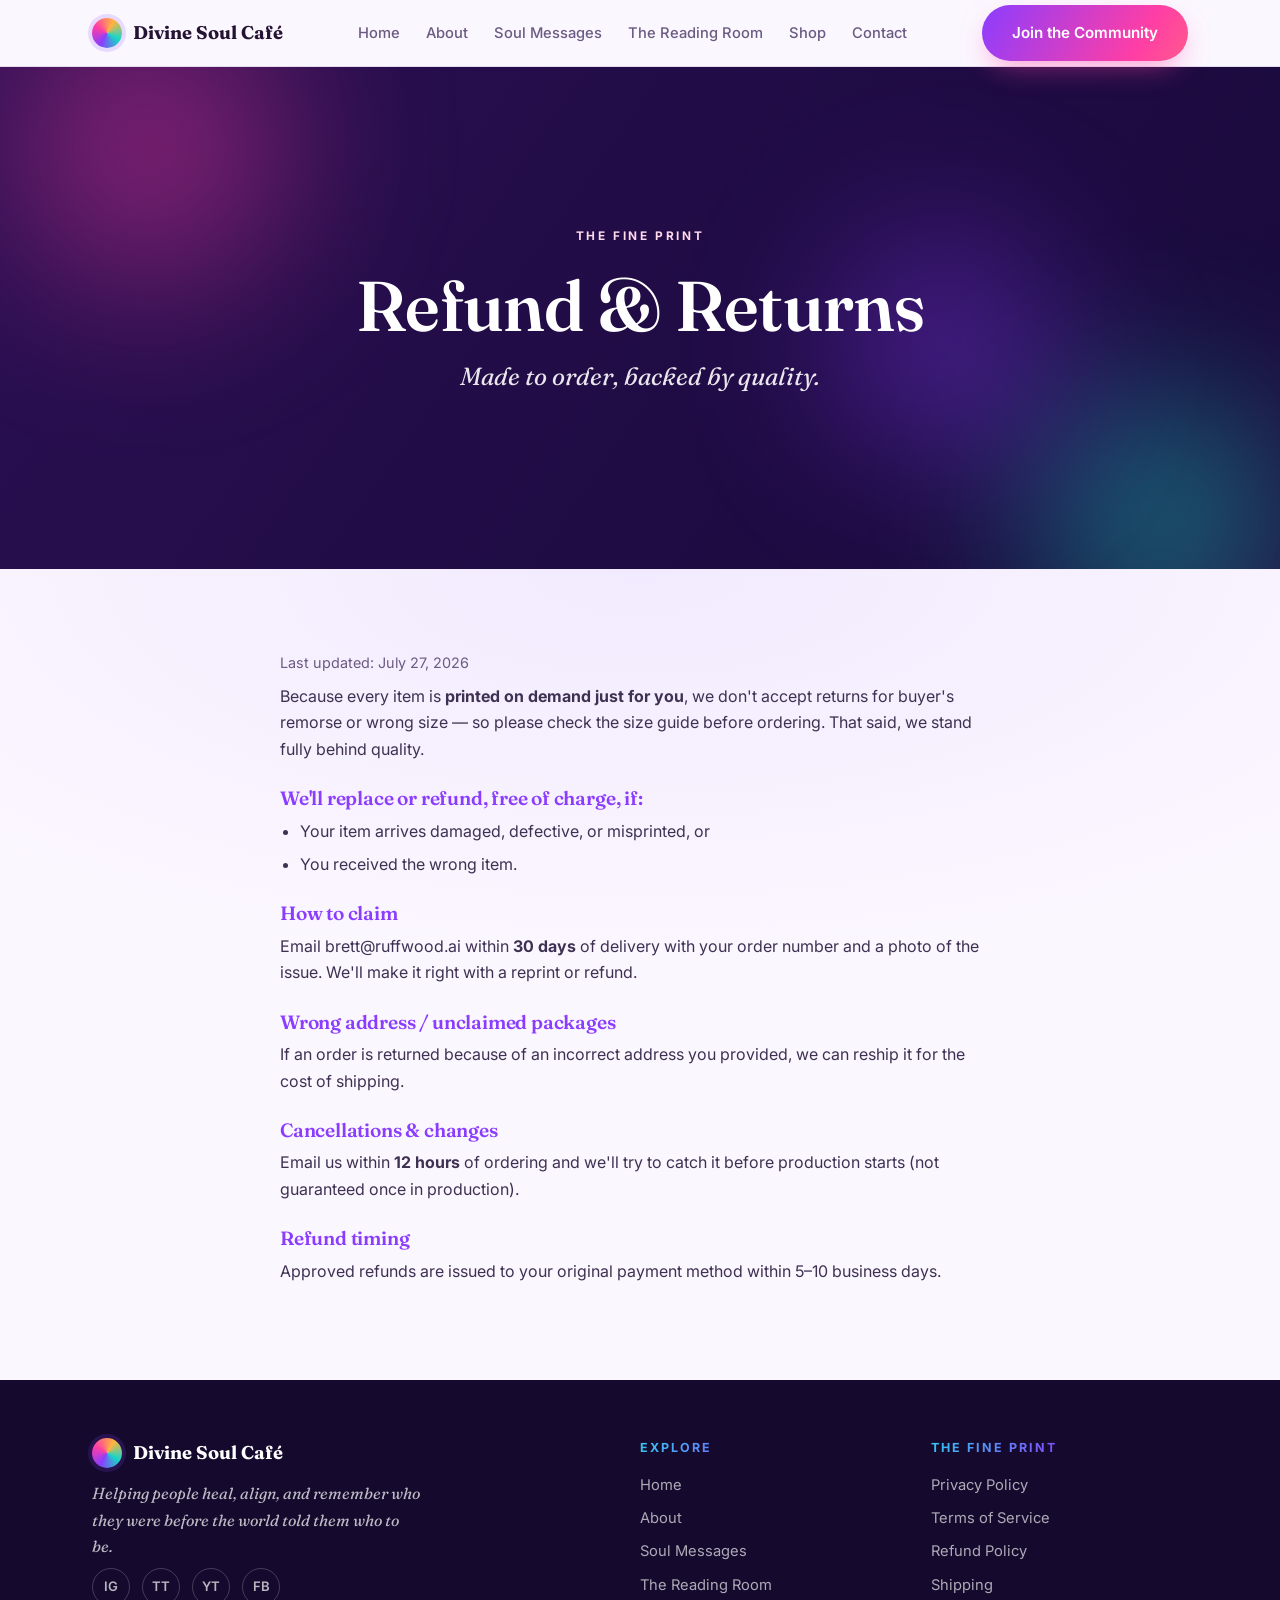
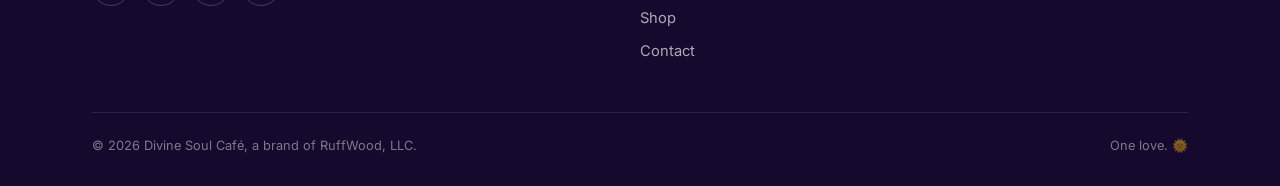
<file: refund.html>
<!DOCTYPE html>
<html lang="en">
<head>
<meta charset="UTF-8" />
<meta name="viewport" content="width=device-width, initial-scale=1.0" />
<title>Refund & Returns — Divine Soul Café</title>
<meta name="description" content="Refund and return policy for Divine Soul Café." />
<link rel="icon" type="image/svg+xml" href="/favicon.svg" />
<link rel="apple-touch-icon" href="/apple-touch-icon.png" />
<meta name="theme-color" content="#150a2e" />
<meta property="og:type" content="website" />
<meta property="og:site_name" content="Divine Soul Café" />
<meta property="og:title" content="Refund & Returns — Divine Soul Café" />
<meta property="og:image" content="https://divinesoulcafe.com/og-image.png" />
<link rel="preconnect" href="https://fonts.googleapis.com" />
<link rel="preconnect" href="https://fonts.gstatic.com" crossorigin />
<link href="https://fonts.googleapis.com/css2?family=Fraunces:ital,opsz,wght@0,9..144,400;0,9..144,500;0,9..144,600;0,9..144,700;1,9..144,400;1,9..144,500&family=Inter:wght@400;500;600;700&display=swap" rel="stylesheet" />
<style>
/* Divine Soul Café — shared design system */
:root{
  --violet:#8b3dff;--fuchsia:#ff3ea5;--teal:#17d6c6;--cyan:#33c9f0;--amber:#ffb43f;--coral:#ff7a59;--emerald:#19c98a;
  --void:#150a2e;--night:#211830;--ink:#241333;--muted:#6c5b82;
  --cream:#fbf7ff;--lav:#f2eafe;--mint:#e8fbf4;--peach:#fff0e8;
  --line:rgba(60,30,90,.12);--shadow:0 22px 60px -26px rgba(80,20,120,.5);--radius:22px;
  --aurora:linear-gradient(120deg,var(--violet),var(--fuchsia) 42%,var(--amber));
  --aurora-2:linear-gradient(120deg,var(--cyan),var(--violet) 55%,var(--fuchsia));
}
*{box-sizing:border-box;margin:0;padding:0}
html{scroll-behavior:smooth}
body{font-family:'Inter',system-ui,sans-serif;color:var(--ink);background:var(--cream);line-height:1.65;-webkit-font-smoothing:antialiased;overflow-x:hidden}
h1,h2,h3{font-family:'Fraunces',Georgia,serif;font-weight:600;line-height:1.12;letter-spacing:-.01em}
a{color:inherit;text-decoration:none}
img{max-width:100%;display:block}
.wrap{width:100%;max-width:1140px;margin:0 auto;padding:0 22px}
.eyebrow{font-size:.74rem;font-weight:700;letter-spacing:.22em;text-transform:uppercase}
.grad-text{background:var(--aurora);-webkit-background-clip:text;background-clip:text;color:transparent}
.grad-text-2{background:var(--aurora-2);-webkit-background-clip:text;background-clip:text;color:transparent}

.btn{display:inline-block;font-weight:600;font-size:.95rem;padding:15px 30px;border-radius:100px;cursor:pointer;border:none;transition:transform .2s ease, box-shadow .2s ease, filter .2s ease}
.btn-primary{background:var(--aurora);background-size:180% 180%;color:#fff;box-shadow:0 12px 30px -10px rgba(255,62,165,.6)}
.btn-primary:hover{transform:translateY(-2px);filter:brightness(1.07);box-shadow:0 18px 40px -12px rgba(255,62,165,.75)}
.btn-ghost{background:rgba(255,255,255,.08);color:#fff;border:1px solid rgba(255,255,255,.35);backdrop-filter:blur(4px)}
.btn-ghost:hover{background:rgba(255,255,255,.16)}

/* NAV */
header.nav{position:sticky;top:0;z-index:50;background:rgba(251,247,255,.82);backdrop-filter:blur(14px);border-bottom:1px solid var(--line)}
.nav-inner{display:flex;align-items:center;justify-content:space-between;height:66px}
.brand{display:flex;align-items:center;gap:11px;font-family:'Fraunces';font-size:1.15rem;font-weight:700}
.mark{width:30px;height:30px;border-radius:50%;background:conic-gradient(from 210deg,var(--violet),var(--fuchsia),var(--amber),var(--teal),var(--violet));box-shadow:0 0 0 4px rgba(139,61,255,.16);animation:spin 14s linear infinite}
@keyframes spin{to{transform:rotate(360deg)}}
.nav-links{display:none;gap:26px;font-size:.92rem;font-weight:500}
.nav-links a{color:var(--muted);transition:color .2s}
.nav-links a:hover,.nav-links a.active{color:var(--violet)}
.nav-cta{display:none}
@media(min-width:940px){.nav-links{display:flex}.nav-cta{display:inline-block}}

/* HERO */
.hero{position:relative;overflow:hidden;color:#fff;text-align:center;background:linear-gradient(125deg,#2a0f52,#1a0a3d 40%,#3d0f45 70%,#12082e);background-size:220% 220%;animation:auroraShift 20s ease infinite}
@keyframes auroraShift{0%{background-position:0% 50%}50%{background-position:100% 50%}100%{background-position:0% 50%}}
.orb{position:absolute;border-radius:50%;filter:blur(70px);opacity:.55;pointer-events:none;animation:float 16s ease-in-out infinite}
.orb.a{width:460px;height:460px;background:radial-gradient(circle,var(--fuchsia),transparent 65%);top:-150px;left:-80px}
.orb.b{width:420px;height:420px;background:radial-gradient(circle,var(--teal),transparent 65%);bottom:-160px;right:-90px;animation-delay:-4s}
.orb.c{width:360px;height:360px;background:radial-gradient(circle,var(--violet),transparent 65%);top:20%;right:12%;animation-delay:-8s}
.orb.d{width:300px;height:300px;background:radial-gradient(circle,var(--amber),transparent 68%);bottom:10%;left:8%;animation-delay:-11s;opacity:.4}
@keyframes float{0%,100%{transform:translateY(0) translateX(0)}50%{transform:translateY(-26px) translateX(14px)}}
.hero-inner{position:relative;z-index:2;padding:92px 22px 104px;max-width:840px;margin:0 auto}
.hero .eyebrow{color:#ffd9ec}
.hero h1{font-size:clamp(2.5rem,7vw,4.4rem);margin:20px 0 10px;color:#fff}
.hero h1 em{font-style:italic;background:linear-gradient(100deg,var(--amber),var(--teal));-webkit-background-clip:text;background-clip:text;color:transparent}
.hero-tag{font-family:'Fraunces';font-style:italic;font-size:clamp(1.15rem,3.2vw,1.55rem);color:rgba(255,255,255,.9);margin-bottom:14px}
.hero-sub{max-width:580px;margin:0 auto 32px;color:rgba(255,255,255,.75);font-size:1.03rem}
.hero-cta{display:flex;gap:14px;justify-content:center;flex-wrap:wrap}
.hero.short .hero-inner{padding:72px 22px 76px}
.stars{margin-top:34px;letter-spacing:.6em;font-size:.8rem;background:var(--aurora-2);-webkit-background-clip:text;background-clip:text;color:transparent}

section{padding:82px 0}
.center{text-align:center;max-width:720px;margin:0 auto}
.section-title{font-size:clamp(1.95rem,4.8vw,2.8rem);margin:14px 0 16px}
.lead{color:var(--muted);font-size:1.08rem}
.divider{width:70px;height:4px;background:var(--aurora);margin:24px auto;border-radius:4px}

.welcome{background:radial-gradient(120% 80% at 50% 0%,var(--lav),var(--cream) 60%)}
.welcome .lead{font-size:1.16rem;color:#4a3a5e}

.pillars{background:linear-gradient(180deg,var(--cream),var(--peach))}
.grid{display:grid;gap:18px;margin-top:44px;grid-template-columns:1fr}
@media(min-width:640px){.grid{grid-template-columns:1fr 1fr}}
@media(min-width:1000px){.pillar-grid{grid-template-columns:repeat(5,1fr);gap:14px}}
.card{background:#fff;border:1px solid var(--line);border-radius:var(--radius);padding:26px 22px;position:relative;overflow:hidden;transition:transform .25s ease, box-shadow .25s ease}
.card::before{content:"";position:absolute;inset:0 0 auto 0;height:4px;background:var(--c,var(--violet))}
.card:hover{transform:translateY(-6px);box-shadow:var(--shadow)}
.glyph{width:48px;height:48px;border-radius:14px;display:flex;align-items:center;justify-content:center;font-size:1.4rem;margin-bottom:14px;color:#fff;background:var(--c,var(--violet));box-shadow:0 10px 22px -8px var(--c,var(--violet))}
.card h3{font-size:1.12rem;margin-bottom:6px}
.card p{font-size:.92rem;color:var(--muted)}

/* cosmic band (soul message / manifesto) */
.message{position:relative;overflow:hidden;color:#fff;background:linear-gradient(130deg,#3b0f5c,#12082e 55%,#0f2f4a);background-size:200% 200%;animation:auroraShift 24s ease infinite}
.message .orb.a{background:radial-gradient(circle,var(--cyan),transparent 65%);width:380px;height:380px;top:-120px;right:-60px;left:auto}
.message .orb.b{background:radial-gradient(circle,var(--fuchsia),transparent 65%);width:340px;height:340px;bottom:-140px;left:-70px;right:auto}
.card-quote{position:relative;z-index:2;max-width:780px;margin:0 auto;text-align:center;padding:8px 0}
.quote-mark{font-family:'Fraunces';font-size:4rem;line-height:.4;display:block;margin-bottom:10px;background:var(--aurora-2);-webkit-background-clip:text;background-clip:text;color:transparent}
.quote-text{font-family:'Fraunces';font-style:italic;font-size:clamp(1.45rem,3.6vw,2.05rem);color:#fff;margin-bottom:22px}
.quote-by{font-size:.85rem;letter-spacing:.16em;text-transform:uppercase;color:#ffd9ec}
.message .btn{margin-top:34px;position:relative;z-index:2}
.message .center{position:relative;z-index:2}
.chips{display:flex;flex-wrap:wrap;gap:9px;justify-content:center;align-items:center;margin:22px 0}
.chips .c{background:rgba(255,255,255,.08);border:1px solid rgba(255,255,255,.18);border-radius:100px;padding:8px 15px;font-size:.85rem}
.chips .one{background:linear-gradient(100deg,var(--teal),var(--violet));border-radius:100px;padding:8px 16px;font-size:.85rem;font-weight:600}

/* reading room */
.room{position:relative;overflow:hidden;color:#fff;background:linear-gradient(160deg,#0c1f2b,#241041 55%,#3a0f38)}
.room .orb.a{background:radial-gradient(circle,var(--emerald),transparent 66%);width:420px;height:420px;top:-140px;left:-80px}
.room .orb.b{background:radial-gradient(circle,var(--violet),transparent 66%);width:400px;height:400px;bottom:-150px;right:-80px;left:auto}
.room-inner{position:relative;z-index:2;display:grid;gap:38px;align-items:center;grid-template-columns:1fr}
@media(min-width:900px){.room-inner{grid-template-columns:1.1fr .9fr}}
.room .eyebrow{color:#9df5d3}
.room h2{font-size:clamp(1.9rem,4.6vw,2.7rem);color:#fff;margin:12px 0 14px}
.room h2 span{background:linear-gradient(100deg,var(--teal),var(--violet));-webkit-background-clip:text;background-clip:text;color:transparent}
.room p{color:rgba(255,255,255,.8);margin-bottom:14px}
.room ul{list-style:none;margin:18px 0 26px;display:grid;gap:12px}
.room li{display:flex;gap:12px;align-items:flex-start;font-size:.96rem;color:rgba(255,255,255,.88)}
.room li b{color:#fff}
.tick{flex:none;width:24px;height:24px;border-radius:50%;background:linear-gradient(135deg,var(--teal),var(--violet));display:flex;align-items:center;justify-content:center;font-size:.7rem;margin-top:2px}
.panel{background:rgba(255,255,255,.06);border:1px solid rgba(255,255,255,.16);border-radius:26px;padding:32px;backdrop-filter:blur(6px)}
.panel h3{font-size:1.35rem;margin-bottom:8px;color:#fff}
.panel p{font-size:.92rem;color:rgba(255,255,255,.72);margin-bottom:20px}
.panel form{display:grid;gap:12px}
.panel input,.panel textarea{padding:14px 18px;border-radius:14px;border:1px solid rgba(255,255,255,.2);background:rgba(255,255,255,.08);color:#fff;font-size:.94rem;font-family:inherit}
.panel input::placeholder,.panel textarea::placeholder{color:rgba(255,255,255,.55)}
.panel input:focus,.panel textarea:focus{outline:none;border-color:var(--teal)}
.badge{display:inline-block;font-size:.68rem;letter-spacing:.14em;text-transform:uppercase;padding:5px 12px;border-radius:100px;background:linear-gradient(100deg,var(--teal),var(--violet));color:#fff;margin-bottom:6px}

/* shop / products */
.shop{background:linear-gradient(180deg,var(--peach),var(--cream))}
.shop-grid{display:grid;gap:20px;margin-top:44px;grid-template-columns:1fr}
@media(min-width:720px){.shop-grid{grid-template-columns:repeat(3,1fr)}}
.product{border-radius:var(--radius);overflow:hidden;border:1px solid var(--line);background:#fff;transition:transform .25s ease, box-shadow .25s ease}
.product:hover{transform:translateY(-6px);box-shadow:var(--shadow)}
.product .thumb{aspect-ratio:1/1;display:flex;align-items:center;justify-content:center;text-align:center;padding:22px;font-family:'Fraunces';font-style:italic;font-size:1.2rem;color:#fff}
.product:nth-child(3n+1) .thumb{background:linear-gradient(150deg,var(--violet),var(--fuchsia))}
.product:nth-child(3n+2) .thumb{background:linear-gradient(150deg,var(--teal),var(--cyan))}
.product:nth-child(3n) .thumb{background:linear-gradient(150deg,var(--amber),var(--coral))}
.product .meta{padding:16px 18px;display:flex;justify-content:space-between;align-items:center}
.product .meta b{font-weight:600;font-size:.98rem}
.tag-soon{display:inline-block;font-size:.68rem;letter-spacing:.12em;text-transform:uppercase;color:var(--coral);border:1px solid rgba(255,122,89,.45);border-radius:100px;padding:3px 10px}

/* join / email capture */
.join{background:linear-gradient(180deg,var(--cream),var(--lav))}
.join-card{position:relative;overflow:hidden;color:#fff;border-radius:30px;padding:58px 30px;text-align:center;box-shadow:var(--shadow);background:linear-gradient(130deg,#3a0f5c,#1a0a3d 55%,#0f2f4a)}
.join-card .orb.a{background:radial-gradient(circle,var(--fuchsia),transparent 65%);width:360px;height:360px;top:-160px;left:50%;transform:translateX(-50%)}
.join-card>*{position:relative;z-index:2}
.join-card h2{font-size:clamp(1.85rem,4.4vw,2.6rem);color:#fff;margin-bottom:12px}
.join-card p{color:rgba(255,255,255,.78);max-width:490px;margin:0 auto 26px}
form.signup{display:flex;gap:10px;max-width:450px;margin:0 auto;flex-wrap:wrap;justify-content:center}
form.signup input{flex:1;min-width:220px;padding:15px 20px;border-radius:100px;border:1px solid rgba(255,255,255,.22);background:rgba(255,255,255,.1);color:#fff;font-size:.95rem}
form.signup input::placeholder{color:rgba(255,255,255,.6)}
form.signup input:focus{outline:none;border-color:var(--teal)}
.fineprint{font-size:.78rem;color:rgba(255,255,255,.55);margin-top:16px}

/* prose (about) */
.prose-sec{background:radial-gradient(120% 80% at 50% 0%,var(--lav),var(--cream) 60%)}
.prose{max-width:720px;margin:0 auto}
.prose .eyebrow{display:block;text-align:center;margin-bottom:10px}
.prose h2{font-size:clamp(1.8rem,4.4vw,2.5rem);text-align:center;margin-bottom:8px}
.prose h3{font-size:1.25rem;margin:30px 0 8px;color:var(--violet)}
.prose p{color:#3f3152;font-size:1.06rem;margin-bottom:14px}
.prose p.big{font-size:1.16rem;color:#2a1f3a}

/* journal / soul messages list */
.journal{background:linear-gradient(180deg,var(--cream),var(--lav))}
.posts{display:grid;gap:18px;margin-top:44px;grid-template-columns:1fr}
@media(min-width:760px){.posts{grid-template-columns:1fr 1fr}}
.post-card{background:#fff;border:1px solid var(--line);border-radius:var(--radius);padding:26px 24px;position:relative;overflow:hidden;transition:transform .25s ease, box-shadow .25s ease}
.post-card::before{content:"";position:absolute;inset:0 0 auto 0;height:4px;background:var(--aurora)}
.post-card:hover{transform:translateY(-5px);box-shadow:var(--shadow)}
.post-card .date{font-size:.72rem;letter-spacing:.14em;text-transform:uppercase;color:var(--fuchsia);font-weight:700}
.post-card h3{font-size:1.28rem;margin:8px 0 10px}
.post-card p{color:#4a3f58;font-size:1rem}
.post-card .sig{margin-top:14px;font-family:'Fraunces';font-style:italic;color:var(--muted);font-size:.9rem}

/* contact */
.contact-sec{background:radial-gradient(120% 80% at 50% 0%,var(--lav),var(--cream) 60%)}
.contact-grid{display:grid;gap:24px;grid-template-columns:1fr;max-width:900px;margin:40px auto 0}
@media(min-width:820px){.contact-grid{grid-template-columns:1.1fr .9fr}}
.form-card{background:#fff;border:1px solid var(--line);border-radius:var(--radius);padding:30px;box-shadow:var(--shadow)}
.form-card label{display:block;font-size:.82rem;font-weight:600;color:var(--ink);margin:14px 0 6px}
.form-card input,.form-card textarea{width:100%;padding:13px 16px;border-radius:12px;border:1px solid var(--line);background:#fbf9ff;font-size:.95rem;font-family:inherit;color:var(--ink)}
.form-card input:focus,.form-card textarea:focus{outline:none;border-color:var(--violet)}
.form-card .btn{margin-top:18px;width:100%}
.contact-side p{color:var(--muted);margin-bottom:16px}
.social-row{display:flex;gap:12px;flex-wrap:wrap;margin-top:8px}
.social-row a{width:44px;height:44px;border-radius:12px;display:flex;align-items:center;justify-content:center;font-weight:700;font-size:.9rem;color:#fff;background:var(--aurora);transition:transform .2s}
.social-row a:hover{transform:translateY(-3px)}

/* footer */
footer{background:var(--void);color:rgba(255,255,255,.7);padding:58px 0 30px}
.foot-grid{display:grid;gap:34px;grid-template-columns:1fr}
@media(min-width:720px){.foot-grid{grid-template-columns:2fr 1fr 1fr}}
footer .brand{color:#fff;margin-bottom:12px}
footer p.mission{font-family:'Fraunces';font-style:italic;color:rgba(255,255,255,.72);max-width:330px;font-size:1rem}
.foot-col h4{font-size:.78rem;letter-spacing:.16em;text-transform:uppercase;margin-bottom:14px;font-weight:700;background:var(--aurora-2);-webkit-background-clip:text;background-clip:text;color:transparent}
.foot-col a{display:block;color:rgba(255,255,255,.65);font-size:.92rem;margin-bottom:9px;transition:color .2s}
.foot-col a:hover{color:#fff}
.socials{display:flex;gap:12px;margin-top:8px}
.socials a{width:38px;height:38px;border-radius:50%;border:1px solid rgba(255,255,255,.2);display:flex;align-items:center;justify-content:center;font-size:.82rem;font-weight:600;transition:.2s}
.socials a:hover{background:var(--aurora);border-color:transparent;transform:translateY(-2px)}
.foot-bottom{border-top:1px solid rgba(255,255,255,.1);margin-top:40px;padding-top:22px;display:flex;flex-wrap:wrap;gap:12px;justify-content:space-between;font-size:.8rem;color:rgba(255,255,255,.45)}

.reveal{opacity:0;transform:translateY(26px);transition:opacity .7s ease, transform .7s ease}
.reveal.in{opacity:1;transform:none}
@media(prefers-reduced-motion:reduce){*{animation:none!important}.reveal{opacity:1;transform:none}}

.legal p{color:#3f3152;font-size:1rem;margin-bottom:14px}
.legal h3{font-size:1.2rem;margin:26px 0 8px;color:var(--violet)}
.legal ul{margin:0 0 14px 20px;color:#3f3152}
.legal li{margin-bottom:7px}
.legal .meta{color:var(--muted);font-size:.9rem;margin-bottom:8px}
.legal .note{background:var(--lav);border-radius:14px;padding:16px 18px;font-size:.92rem;color:#4a3f58;margin:18px 0}
</style>
</head>
<body>
<header class="nav">
  <div class="wrap nav-inner">
    <a class="brand" href="index.html"><span class="mark"></span> Divine Soul Café</a>
    <nav class="nav-links">
      <a href="index.html">Home</a>
      <a href="about.html">About</a>
      <a href="soul-messages.html">Soul Messages</a>
      <a href="index.html#room">The Reading Room</a>
      <a href="shop.html">Shop</a>
      <a href="contact.html">Contact</a>
    </nav>
    <a class="btn btn-primary nav-cta" href="index.html#join">Join the Community</a>
  </div>
</header>
<section class="hero short">
  <span class="orb a"></span><span class="orb b"></span><span class="orb c"></span>
  <div class="hero-inner">
    <span class="eyebrow">The Fine Print</span>
    <h1>Refund & Returns</h1>
    <p class="hero-tag">Made to order, backed by quality.</p>
  </div>
</section>
<section class="prose-sec">
  <div class="wrap">
    <div class="prose legal reveal">
      <p class="meta">Last updated: July 27, 2026</p>
      
<p>Because every item is <b>printed on demand just for you</b>, we don't accept returns for buyer's remorse or wrong size — so please check the size guide before ordering. That said, we stand fully behind quality.</p>
<h3>We'll replace or refund, free of charge, if:</h3>
<ul>
  <li>Your item arrives damaged, defective, or misprinted, or</li>
  <li>You received the wrong item.</li>
</ul>
<h3>How to claim</h3>
<p>Email <a href="mailto:brett@ruffwood.ai">brett@ruffwood.ai</a> within <b>30 days</b> of delivery with your order number and a photo of the issue. We'll make it right with a reprint or refund.</p>
<h3>Wrong address / unclaimed packages</h3>
<p>If an order is returned because of an incorrect address you provided, we can reship it for the cost of shipping.</p>
<h3>Cancellations &amp; changes</h3>
<p>Email us within <b>12 hours</b> of ordering and we'll try to catch it before production starts (not guaranteed once in production).</p>
<h3>Refund timing</h3>
<p>Approved refunds are issued to your original payment method within 5–10 business days.</p>
    </div>
  </div>
</section>
<footer>
  <div class="wrap">
    <div class="foot-grid">
      <div>
        <div class="brand"><span class="mark"></span> Divine Soul Café</div>
        <p class="mission">Helping people heal, align, and remember who they were before the world told them who to be.</p>
        <div class="socials">
          <a href="#" aria-label="Instagram">IG</a><a href="#" aria-label="TikTok">TT</a><a href="#" aria-label="YouTube">YT</a><a href="#" aria-label="Facebook">FB</a>
        </div>
      </div>
      <div class="foot-col">
        <h4>Explore</h4>
        <a href="index.html">Home</a><a href="about.html">About</a><a href="soul-messages.html">Soul Messages</a><a href="index.html#room">The Reading Room</a><a href="shop.html">Shop</a><a href="contact.html">Contact</a>
      </div>
      <div class="foot-col">
        <h4>The Fine Print</h4>
        <a href="privacy.html">Privacy Policy</a><a href="terms.html">Terms of Service</a><a href="refund.html">Refund Policy</a><a href="shipping.html">Shipping</a>
      </div>
    </div>
    <div class="foot-bottom">
      <span>© 2026 Divine Soul Café, a brand of RuffWood, LLC.</span>
      <span>One love. 🌞</span>
    </div>
  </div>
</footer>
<script>
const io=new IntersectionObserver((es)=>{es.forEach(e=>{if(e.isIntersecting){e.target.classList.add('in');io.unobserve(e.target)}})},{threshold:.12});
document.querySelectorAll('.reveal').forEach(el=>io.observe(el));
</script>
</body>
</html>
</file>
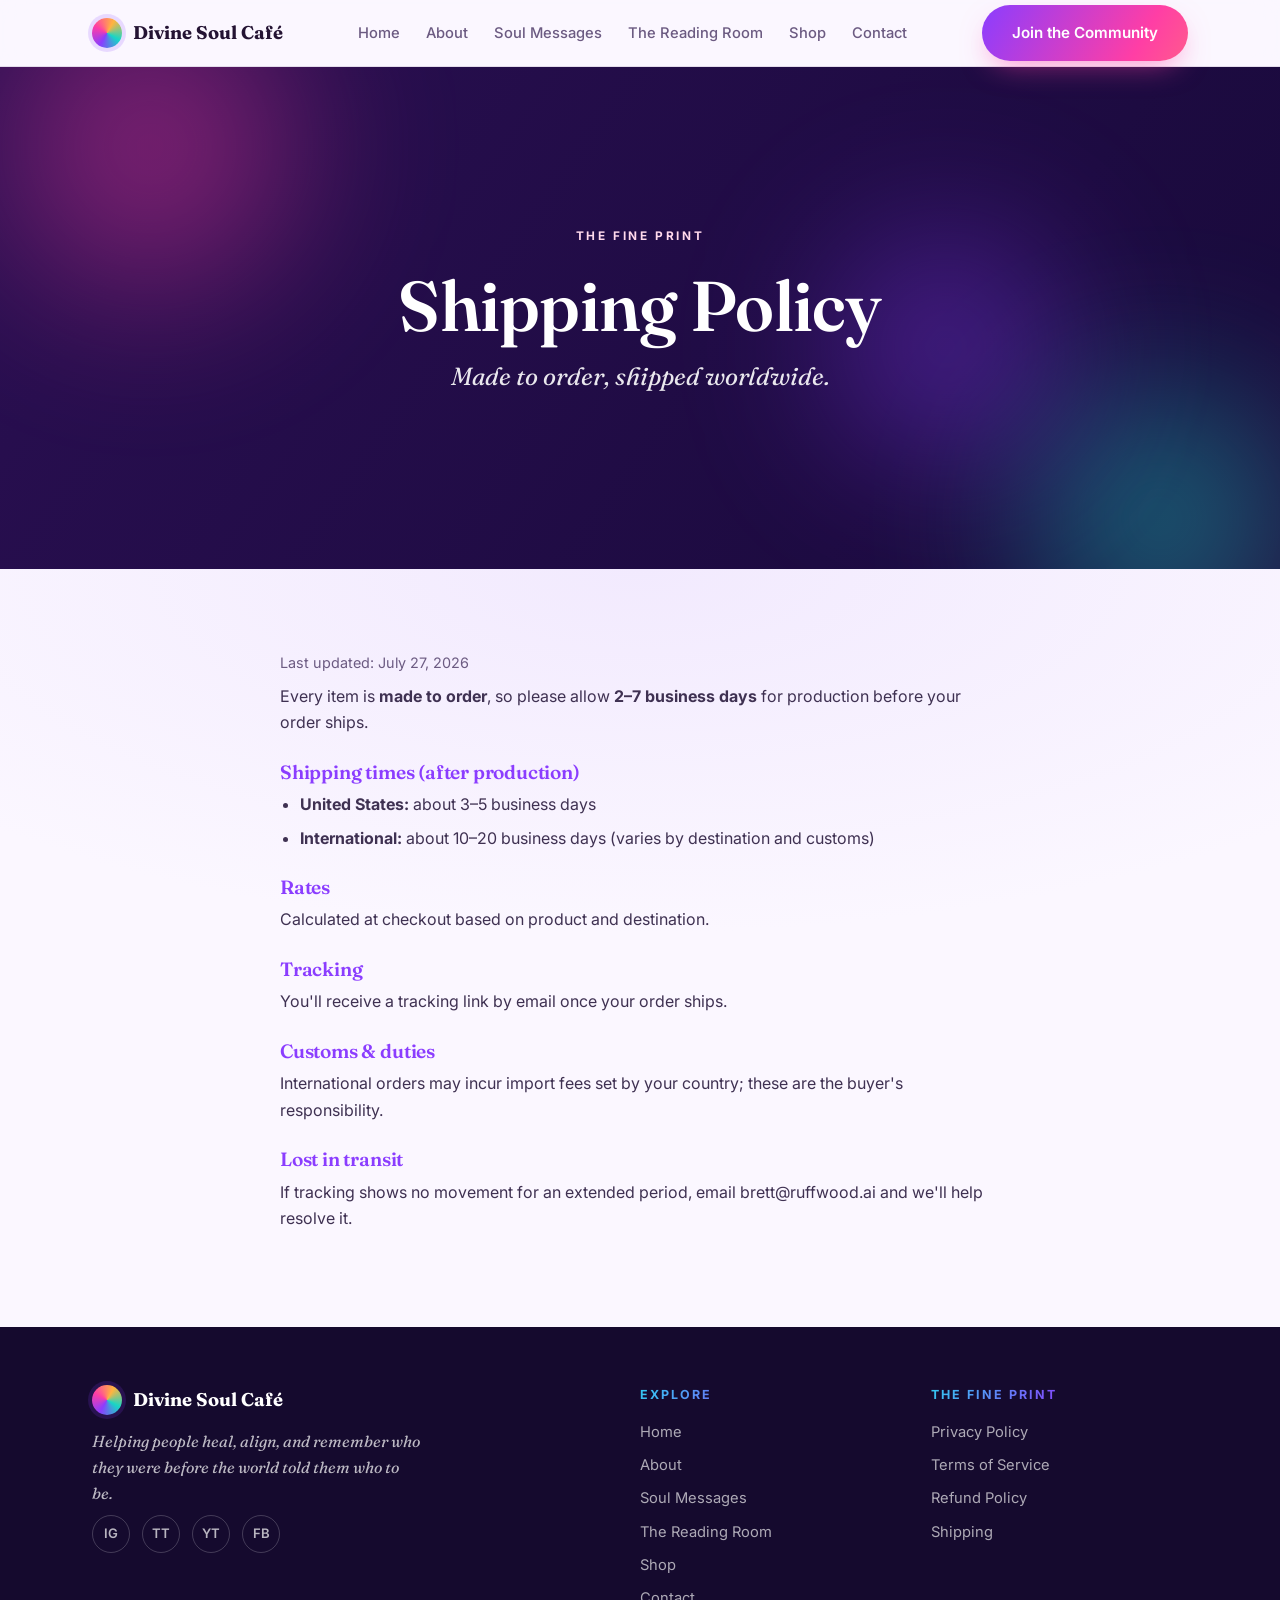
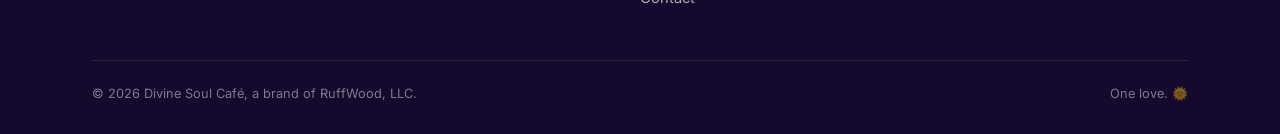
<file: shipping.html>
<!DOCTYPE html>
<html lang="en">
<head>
<meta charset="UTF-8" />
<meta name="viewport" content="width=device-width, initial-scale=1.0" />
<title>Shipping Policy — Divine Soul Café</title>
<meta name="description" content="Shipping policy for Divine Soul Café." />
<link rel="icon" type="image/svg+xml" href="/favicon.svg" />
<link rel="apple-touch-icon" href="/apple-touch-icon.png" />
<meta name="theme-color" content="#150a2e" />
<meta property="og:type" content="website" />
<meta property="og:site_name" content="Divine Soul Café" />
<meta property="og:title" content="Shipping Policy — Divine Soul Café" />
<meta property="og:image" content="https://divinesoulcafe.com/og-image.png" />
<link rel="preconnect" href="https://fonts.googleapis.com" />
<link rel="preconnect" href="https://fonts.gstatic.com" crossorigin />
<link href="https://fonts.googleapis.com/css2?family=Fraunces:ital,opsz,wght@0,9..144,400;0,9..144,500;0,9..144,600;0,9..144,700;1,9..144,400;1,9..144,500&family=Inter:wght@400;500;600;700&display=swap" rel="stylesheet" />
<style>
/* Divine Soul Café — shared design system */
:root{
  --violet:#8b3dff;--fuchsia:#ff3ea5;--teal:#17d6c6;--cyan:#33c9f0;--amber:#ffb43f;--coral:#ff7a59;--emerald:#19c98a;
  --void:#150a2e;--night:#211830;--ink:#241333;--muted:#6c5b82;
  --cream:#fbf7ff;--lav:#f2eafe;--mint:#e8fbf4;--peach:#fff0e8;
  --line:rgba(60,30,90,.12);--shadow:0 22px 60px -26px rgba(80,20,120,.5);--radius:22px;
  --aurora:linear-gradient(120deg,var(--violet),var(--fuchsia) 42%,var(--amber));
  --aurora-2:linear-gradient(120deg,var(--cyan),var(--violet) 55%,var(--fuchsia));
}
*{box-sizing:border-box;margin:0;padding:0}
html{scroll-behavior:smooth}
body{font-family:'Inter',system-ui,sans-serif;color:var(--ink);background:var(--cream);line-height:1.65;-webkit-font-smoothing:antialiased;overflow-x:hidden}
h1,h2,h3{font-family:'Fraunces',Georgia,serif;font-weight:600;line-height:1.12;letter-spacing:-.01em}
a{color:inherit;text-decoration:none}
img{max-width:100%;display:block}
.wrap{width:100%;max-width:1140px;margin:0 auto;padding:0 22px}
.eyebrow{font-size:.74rem;font-weight:700;letter-spacing:.22em;text-transform:uppercase}
.grad-text{background:var(--aurora);-webkit-background-clip:text;background-clip:text;color:transparent}
.grad-text-2{background:var(--aurora-2);-webkit-background-clip:text;background-clip:text;color:transparent}

.btn{display:inline-block;font-weight:600;font-size:.95rem;padding:15px 30px;border-radius:100px;cursor:pointer;border:none;transition:transform .2s ease, box-shadow .2s ease, filter .2s ease}
.btn-primary{background:var(--aurora);background-size:180% 180%;color:#fff;box-shadow:0 12px 30px -10px rgba(255,62,165,.6)}
.btn-primary:hover{transform:translateY(-2px);filter:brightness(1.07);box-shadow:0 18px 40px -12px rgba(255,62,165,.75)}
.btn-ghost{background:rgba(255,255,255,.08);color:#fff;border:1px solid rgba(255,255,255,.35);backdrop-filter:blur(4px)}
.btn-ghost:hover{background:rgba(255,255,255,.16)}

/* NAV */
header.nav{position:sticky;top:0;z-index:50;background:rgba(251,247,255,.82);backdrop-filter:blur(14px);border-bottom:1px solid var(--line)}
.nav-inner{display:flex;align-items:center;justify-content:space-between;height:66px}
.brand{display:flex;align-items:center;gap:11px;font-family:'Fraunces';font-size:1.15rem;font-weight:700}
.mark{width:30px;height:30px;border-radius:50%;background:conic-gradient(from 210deg,var(--violet),var(--fuchsia),var(--amber),var(--teal),var(--violet));box-shadow:0 0 0 4px rgba(139,61,255,.16);animation:spin 14s linear infinite}
@keyframes spin{to{transform:rotate(360deg)}}
.nav-links{display:none;gap:26px;font-size:.92rem;font-weight:500}
.nav-links a{color:var(--muted);transition:color .2s}
.nav-links a:hover,.nav-links a.active{color:var(--violet)}
.nav-cta{display:none}
@media(min-width:940px){.nav-links{display:flex}.nav-cta{display:inline-block}}

/* HERO */
.hero{position:relative;overflow:hidden;color:#fff;text-align:center;background:linear-gradient(125deg,#2a0f52,#1a0a3d 40%,#3d0f45 70%,#12082e);background-size:220% 220%;animation:auroraShift 20s ease infinite}
@keyframes auroraShift{0%{background-position:0% 50%}50%{background-position:100% 50%}100%{background-position:0% 50%}}
.orb{position:absolute;border-radius:50%;filter:blur(70px);opacity:.55;pointer-events:none;animation:float 16s ease-in-out infinite}
.orb.a{width:460px;height:460px;background:radial-gradient(circle,var(--fuchsia),transparent 65%);top:-150px;left:-80px}
.orb.b{width:420px;height:420px;background:radial-gradient(circle,var(--teal),transparent 65%);bottom:-160px;right:-90px;animation-delay:-4s}
.orb.c{width:360px;height:360px;background:radial-gradient(circle,var(--violet),transparent 65%);top:20%;right:12%;animation-delay:-8s}
.orb.d{width:300px;height:300px;background:radial-gradient(circle,var(--amber),transparent 68%);bottom:10%;left:8%;animation-delay:-11s;opacity:.4}
@keyframes float{0%,100%{transform:translateY(0) translateX(0)}50%{transform:translateY(-26px) translateX(14px)}}
.hero-inner{position:relative;z-index:2;padding:92px 22px 104px;max-width:840px;margin:0 auto}
.hero .eyebrow{color:#ffd9ec}
.hero h1{font-size:clamp(2.5rem,7vw,4.4rem);margin:20px 0 10px;color:#fff}
.hero h1 em{font-style:italic;background:linear-gradient(100deg,var(--amber),var(--teal));-webkit-background-clip:text;background-clip:text;color:transparent}
.hero-tag{font-family:'Fraunces';font-style:italic;font-size:clamp(1.15rem,3.2vw,1.55rem);color:rgba(255,255,255,.9);margin-bottom:14px}
.hero-sub{max-width:580px;margin:0 auto 32px;color:rgba(255,255,255,.75);font-size:1.03rem}
.hero-cta{display:flex;gap:14px;justify-content:center;flex-wrap:wrap}
.hero.short .hero-inner{padding:72px 22px 76px}
.stars{margin-top:34px;letter-spacing:.6em;font-size:.8rem;background:var(--aurora-2);-webkit-background-clip:text;background-clip:text;color:transparent}

section{padding:82px 0}
.center{text-align:center;max-width:720px;margin:0 auto}
.section-title{font-size:clamp(1.95rem,4.8vw,2.8rem);margin:14px 0 16px}
.lead{color:var(--muted);font-size:1.08rem}
.divider{width:70px;height:4px;background:var(--aurora);margin:24px auto;border-radius:4px}

.welcome{background:radial-gradient(120% 80% at 50% 0%,var(--lav),var(--cream) 60%)}
.welcome .lead{font-size:1.16rem;color:#4a3a5e}

.pillars{background:linear-gradient(180deg,var(--cream),var(--peach))}
.grid{display:grid;gap:18px;margin-top:44px;grid-template-columns:1fr}
@media(min-width:640px){.grid{grid-template-columns:1fr 1fr}}
@media(min-width:1000px){.pillar-grid{grid-template-columns:repeat(5,1fr);gap:14px}}
.card{background:#fff;border:1px solid var(--line);border-radius:var(--radius);padding:26px 22px;position:relative;overflow:hidden;transition:transform .25s ease, box-shadow .25s ease}
.card::before{content:"";position:absolute;inset:0 0 auto 0;height:4px;background:var(--c,var(--violet))}
.card:hover{transform:translateY(-6px);box-shadow:var(--shadow)}
.glyph{width:48px;height:48px;border-radius:14px;display:flex;align-items:center;justify-content:center;font-size:1.4rem;margin-bottom:14px;color:#fff;background:var(--c,var(--violet));box-shadow:0 10px 22px -8px var(--c,var(--violet))}
.card h3{font-size:1.12rem;margin-bottom:6px}
.card p{font-size:.92rem;color:var(--muted)}

/* cosmic band (soul message / manifesto) */
.message{position:relative;overflow:hidden;color:#fff;background:linear-gradient(130deg,#3b0f5c,#12082e 55%,#0f2f4a);background-size:200% 200%;animation:auroraShift 24s ease infinite}
.message .orb.a{background:radial-gradient(circle,var(--cyan),transparent 65%);width:380px;height:380px;top:-120px;right:-60px;left:auto}
.message .orb.b{background:radial-gradient(circle,var(--fuchsia),transparent 65%);width:340px;height:340px;bottom:-140px;left:-70px;right:auto}
.card-quote{position:relative;z-index:2;max-width:780px;margin:0 auto;text-align:center;padding:8px 0}
.quote-mark{font-family:'Fraunces';font-size:4rem;line-height:.4;display:block;margin-bottom:10px;background:var(--aurora-2);-webkit-background-clip:text;background-clip:text;color:transparent}
.quote-text{font-family:'Fraunces';font-style:italic;font-size:clamp(1.45rem,3.6vw,2.05rem);color:#fff;margin-bottom:22px}
.quote-by{font-size:.85rem;letter-spacing:.16em;text-transform:uppercase;color:#ffd9ec}
.message .btn{margin-top:34px;position:relative;z-index:2}
.message .center{position:relative;z-index:2}
.chips{display:flex;flex-wrap:wrap;gap:9px;justify-content:center;align-items:center;margin:22px 0}
.chips .c{background:rgba(255,255,255,.08);border:1px solid rgba(255,255,255,.18);border-radius:100px;padding:8px 15px;font-size:.85rem}
.chips .one{background:linear-gradient(100deg,var(--teal),var(--violet));border-radius:100px;padding:8px 16px;font-size:.85rem;font-weight:600}

/* reading room */
.room{position:relative;overflow:hidden;color:#fff;background:linear-gradient(160deg,#0c1f2b,#241041 55%,#3a0f38)}
.room .orb.a{background:radial-gradient(circle,var(--emerald),transparent 66%);width:420px;height:420px;top:-140px;left:-80px}
.room .orb.b{background:radial-gradient(circle,var(--violet),transparent 66%);width:400px;height:400px;bottom:-150px;right:-80px;left:auto}
.room-inner{position:relative;z-index:2;display:grid;gap:38px;align-items:center;grid-template-columns:1fr}
@media(min-width:900px){.room-inner{grid-template-columns:1.1fr .9fr}}
.room .eyebrow{color:#9df5d3}
.room h2{font-size:clamp(1.9rem,4.6vw,2.7rem);color:#fff;margin:12px 0 14px}
.room h2 span{background:linear-gradient(100deg,var(--teal),var(--violet));-webkit-background-clip:text;background-clip:text;color:transparent}
.room p{color:rgba(255,255,255,.8);margin-bottom:14px}
.room ul{list-style:none;margin:18px 0 26px;display:grid;gap:12px}
.room li{display:flex;gap:12px;align-items:flex-start;font-size:.96rem;color:rgba(255,255,255,.88)}
.room li b{color:#fff}
.tick{flex:none;width:24px;height:24px;border-radius:50%;background:linear-gradient(135deg,var(--teal),var(--violet));display:flex;align-items:center;justify-content:center;font-size:.7rem;margin-top:2px}
.panel{background:rgba(255,255,255,.06);border:1px solid rgba(255,255,255,.16);border-radius:26px;padding:32px;backdrop-filter:blur(6px)}
.panel h3{font-size:1.35rem;margin-bottom:8px;color:#fff}
.panel p{font-size:.92rem;color:rgba(255,255,255,.72);margin-bottom:20px}
.panel form{display:grid;gap:12px}
.panel input,.panel textarea{padding:14px 18px;border-radius:14px;border:1px solid rgba(255,255,255,.2);background:rgba(255,255,255,.08);color:#fff;font-size:.94rem;font-family:inherit}
.panel input::placeholder,.panel textarea::placeholder{color:rgba(255,255,255,.55)}
.panel input:focus,.panel textarea:focus{outline:none;border-color:var(--teal)}
.badge{display:inline-block;font-size:.68rem;letter-spacing:.14em;text-transform:uppercase;padding:5px 12px;border-radius:100px;background:linear-gradient(100deg,var(--teal),var(--violet));color:#fff;margin-bottom:6px}

/* shop / products */
.shop{background:linear-gradient(180deg,var(--peach),var(--cream))}
.shop-grid{display:grid;gap:20px;margin-top:44px;grid-template-columns:1fr}
@media(min-width:720px){.shop-grid{grid-template-columns:repeat(3,1fr)}}
.product{border-radius:var(--radius);overflow:hidden;border:1px solid var(--line);background:#fff;transition:transform .25s ease, box-shadow .25s ease}
.product:hover{transform:translateY(-6px);box-shadow:var(--shadow)}
.product .thumb{aspect-ratio:1/1;display:flex;align-items:center;justify-content:center;text-align:center;padding:22px;font-family:'Fraunces';font-style:italic;font-size:1.2rem;color:#fff}
.product:nth-child(3n+1) .thumb{background:linear-gradient(150deg,var(--violet),var(--fuchsia))}
.product:nth-child(3n+2) .thumb{background:linear-gradient(150deg,var(--teal),var(--cyan))}
.product:nth-child(3n) .thumb{background:linear-gradient(150deg,var(--amber),var(--coral))}
.product .meta{padding:16px 18px;display:flex;justify-content:space-between;align-items:center}
.product .meta b{font-weight:600;font-size:.98rem}
.tag-soon{display:inline-block;font-size:.68rem;letter-spacing:.12em;text-transform:uppercase;color:var(--coral);border:1px solid rgba(255,122,89,.45);border-radius:100px;padding:3px 10px}

/* join / email capture */
.join{background:linear-gradient(180deg,var(--cream),var(--lav))}
.join-card{position:relative;overflow:hidden;color:#fff;border-radius:30px;padding:58px 30px;text-align:center;box-shadow:var(--shadow);background:linear-gradient(130deg,#3a0f5c,#1a0a3d 55%,#0f2f4a)}
.join-card .orb.a{background:radial-gradient(circle,var(--fuchsia),transparent 65%);width:360px;height:360px;top:-160px;left:50%;transform:translateX(-50%)}
.join-card>*{position:relative;z-index:2}
.join-card h2{font-size:clamp(1.85rem,4.4vw,2.6rem);color:#fff;margin-bottom:12px}
.join-card p{color:rgba(255,255,255,.78);max-width:490px;margin:0 auto 26px}
form.signup{display:flex;gap:10px;max-width:450px;margin:0 auto;flex-wrap:wrap;justify-content:center}
form.signup input{flex:1;min-width:220px;padding:15px 20px;border-radius:100px;border:1px solid rgba(255,255,255,.22);background:rgba(255,255,255,.1);color:#fff;font-size:.95rem}
form.signup input::placeholder{color:rgba(255,255,255,.6)}
form.signup input:focus{outline:none;border-color:var(--teal)}
.fineprint{font-size:.78rem;color:rgba(255,255,255,.55);margin-top:16px}

/* prose (about) */
.prose-sec{background:radial-gradient(120% 80% at 50% 0%,var(--lav),var(--cream) 60%)}
.prose{max-width:720px;margin:0 auto}
.prose .eyebrow{display:block;text-align:center;margin-bottom:10px}
.prose h2{font-size:clamp(1.8rem,4.4vw,2.5rem);text-align:center;margin-bottom:8px}
.prose h3{font-size:1.25rem;margin:30px 0 8px;color:var(--violet)}
.prose p{color:#3f3152;font-size:1.06rem;margin-bottom:14px}
.prose p.big{font-size:1.16rem;color:#2a1f3a}

/* journal / soul messages list */
.journal{background:linear-gradient(180deg,var(--cream),var(--lav))}
.posts{display:grid;gap:18px;margin-top:44px;grid-template-columns:1fr}
@media(min-width:760px){.posts{grid-template-columns:1fr 1fr}}
.post-card{background:#fff;border:1px solid var(--line);border-radius:var(--radius);padding:26px 24px;position:relative;overflow:hidden;transition:transform .25s ease, box-shadow .25s ease}
.post-card::before{content:"";position:absolute;inset:0 0 auto 0;height:4px;background:var(--aurora)}
.post-card:hover{transform:translateY(-5px);box-shadow:var(--shadow)}
.post-card .date{font-size:.72rem;letter-spacing:.14em;text-transform:uppercase;color:var(--fuchsia);font-weight:700}
.post-card h3{font-size:1.28rem;margin:8px 0 10px}
.post-card p{color:#4a3f58;font-size:1rem}
.post-card .sig{margin-top:14px;font-family:'Fraunces';font-style:italic;color:var(--muted);font-size:.9rem}

/* contact */
.contact-sec{background:radial-gradient(120% 80% at 50% 0%,var(--lav),var(--cream) 60%)}
.contact-grid{display:grid;gap:24px;grid-template-columns:1fr;max-width:900px;margin:40px auto 0}
@media(min-width:820px){.contact-grid{grid-template-columns:1.1fr .9fr}}
.form-card{background:#fff;border:1px solid var(--line);border-radius:var(--radius);padding:30px;box-shadow:var(--shadow)}
.form-card label{display:block;font-size:.82rem;font-weight:600;color:var(--ink);margin:14px 0 6px}
.form-card input,.form-card textarea{width:100%;padding:13px 16px;border-radius:12px;border:1px solid var(--line);background:#fbf9ff;font-size:.95rem;font-family:inherit;color:var(--ink)}
.form-card input:focus,.form-card textarea:focus{outline:none;border-color:var(--violet)}
.form-card .btn{margin-top:18px;width:100%}
.contact-side p{color:var(--muted);margin-bottom:16px}
.social-row{display:flex;gap:12px;flex-wrap:wrap;margin-top:8px}
.social-row a{width:44px;height:44px;border-radius:12px;display:flex;align-items:center;justify-content:center;font-weight:700;font-size:.9rem;color:#fff;background:var(--aurora);transition:transform .2s}
.social-row a:hover{transform:translateY(-3px)}

/* footer */
footer{background:var(--void);color:rgba(255,255,255,.7);padding:58px 0 30px}
.foot-grid{display:grid;gap:34px;grid-template-columns:1fr}
@media(min-width:720px){.foot-grid{grid-template-columns:2fr 1fr 1fr}}
footer .brand{color:#fff;margin-bottom:12px}
footer p.mission{font-family:'Fraunces';font-style:italic;color:rgba(255,255,255,.72);max-width:330px;font-size:1rem}
.foot-col h4{font-size:.78rem;letter-spacing:.16em;text-transform:uppercase;margin-bottom:14px;font-weight:700;background:var(--aurora-2);-webkit-background-clip:text;background-clip:text;color:transparent}
.foot-col a{display:block;color:rgba(255,255,255,.65);font-size:.92rem;margin-bottom:9px;transition:color .2s}
.foot-col a:hover{color:#fff}
.socials{display:flex;gap:12px;margin-top:8px}
.socials a{width:38px;height:38px;border-radius:50%;border:1px solid rgba(255,255,255,.2);display:flex;align-items:center;justify-content:center;font-size:.82rem;font-weight:600;transition:.2s}
.socials a:hover{background:var(--aurora);border-color:transparent;transform:translateY(-2px)}
.foot-bottom{border-top:1px solid rgba(255,255,255,.1);margin-top:40px;padding-top:22px;display:flex;flex-wrap:wrap;gap:12px;justify-content:space-between;font-size:.8rem;color:rgba(255,255,255,.45)}

.reveal{opacity:0;transform:translateY(26px);transition:opacity .7s ease, transform .7s ease}
.reveal.in{opacity:1;transform:none}
@media(prefers-reduced-motion:reduce){*{animation:none!important}.reveal{opacity:1;transform:none}}

.legal p{color:#3f3152;font-size:1rem;margin-bottom:14px}
.legal h3{font-size:1.2rem;margin:26px 0 8px;color:var(--violet)}
.legal ul{margin:0 0 14px 20px;color:#3f3152}
.legal li{margin-bottom:7px}
.legal .meta{color:var(--muted);font-size:.9rem;margin-bottom:8px}
.legal .note{background:var(--lav);border-radius:14px;padding:16px 18px;font-size:.92rem;color:#4a3f58;margin:18px 0}
</style>
</head>
<body>
<header class="nav">
  <div class="wrap nav-inner">
    <a class="brand" href="index.html"><span class="mark"></span> Divine Soul Café</a>
    <nav class="nav-links">
      <a href="index.html">Home</a>
      <a href="about.html">About</a>
      <a href="soul-messages.html">Soul Messages</a>
      <a href="index.html#room">The Reading Room</a>
      <a href="shop.html">Shop</a>
      <a href="contact.html">Contact</a>
    </nav>
    <a class="btn btn-primary nav-cta" href="index.html#join">Join the Community</a>
  </div>
</header>
<section class="hero short">
  <span class="orb a"></span><span class="orb b"></span><span class="orb c"></span>
  <div class="hero-inner">
    <span class="eyebrow">The Fine Print</span>
    <h1>Shipping Policy</h1>
    <p class="hero-tag">Made to order, shipped worldwide.</p>
  </div>
</section>
<section class="prose-sec">
  <div class="wrap">
    <div class="prose legal reveal">
      <p class="meta">Last updated: July 27, 2026</p>
      
<p>Every item is <b>made to order</b>, so please allow <b>2–7 business days</b> for production before your order ships.</p>
<h3>Shipping times (after production)</h3>
<ul>
  <li><b>United States:</b> about 3–5 business days</li>
  <li><b>International:</b> about 10–20 business days (varies by destination and customs)</li>
</ul>
<h3>Rates</h3>
<p>Calculated at checkout based on product and destination.</p>
<h3>Tracking</h3>
<p>You'll receive a tracking link by email once your order ships.</p>
<h3>Customs &amp; duties</h3>
<p>International orders may incur import fees set by your country; these are the buyer's responsibility.</p>
<h3>Lost in transit</h3>
<p>If tracking shows no movement for an extended period, email <a href="mailto:brett@ruffwood.ai">brett@ruffwood.ai</a> and we'll help resolve it.</p>
    </div>
  </div>
</section>
<footer>
  <div class="wrap">
    <div class="foot-grid">
      <div>
        <div class="brand"><span class="mark"></span> Divine Soul Café</div>
        <p class="mission">Helping people heal, align, and remember who they were before the world told them who to be.</p>
        <div class="socials">
          <a href="#" aria-label="Instagram">IG</a><a href="#" aria-label="TikTok">TT</a><a href="#" aria-label="YouTube">YT</a><a href="#" aria-label="Facebook">FB</a>
        </div>
      </div>
      <div class="foot-col">
        <h4>Explore</h4>
        <a href="index.html">Home</a><a href="about.html">About</a><a href="soul-messages.html">Soul Messages</a><a href="index.html#room">The Reading Room</a><a href="shop.html">Shop</a><a href="contact.html">Contact</a>
      </div>
      <div class="foot-col">
        <h4>The Fine Print</h4>
        <a href="privacy.html">Privacy Policy</a><a href="terms.html">Terms of Service</a><a href="refund.html">Refund Policy</a><a href="shipping.html">Shipping</a>
      </div>
    </div>
    <div class="foot-bottom">
      <span>© 2026 Divine Soul Café, a brand of RuffWood, LLC.</span>
      <span>One love. 🌞</span>
    </div>
  </div>
</footer>
<script>
const io=new IntersectionObserver((es)=>{es.forEach(e=>{if(e.isIntersecting){e.target.classList.add('in');io.unobserve(e.target)}})},{threshold:.12});
document.querySelectorAll('.reveal').forEach(el=>io.observe(el));
</script>
</body>
</html>
</file>
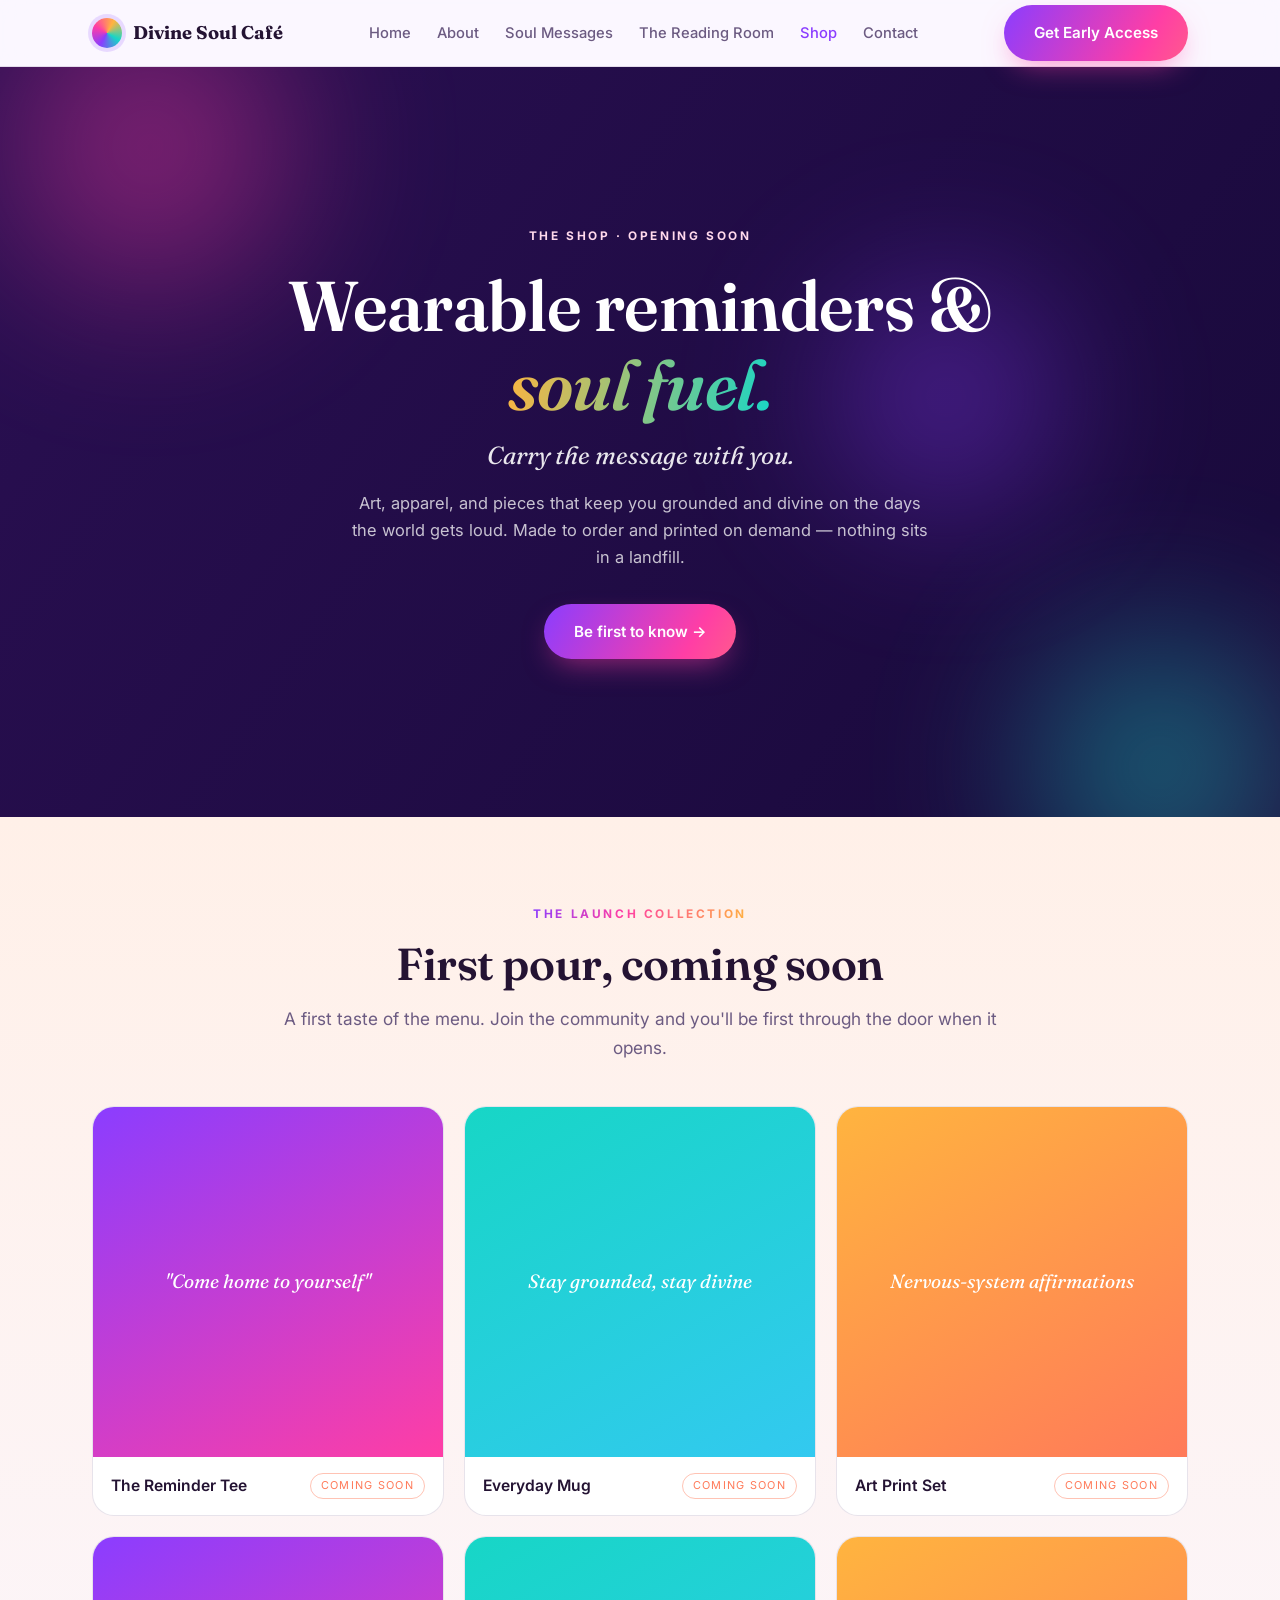
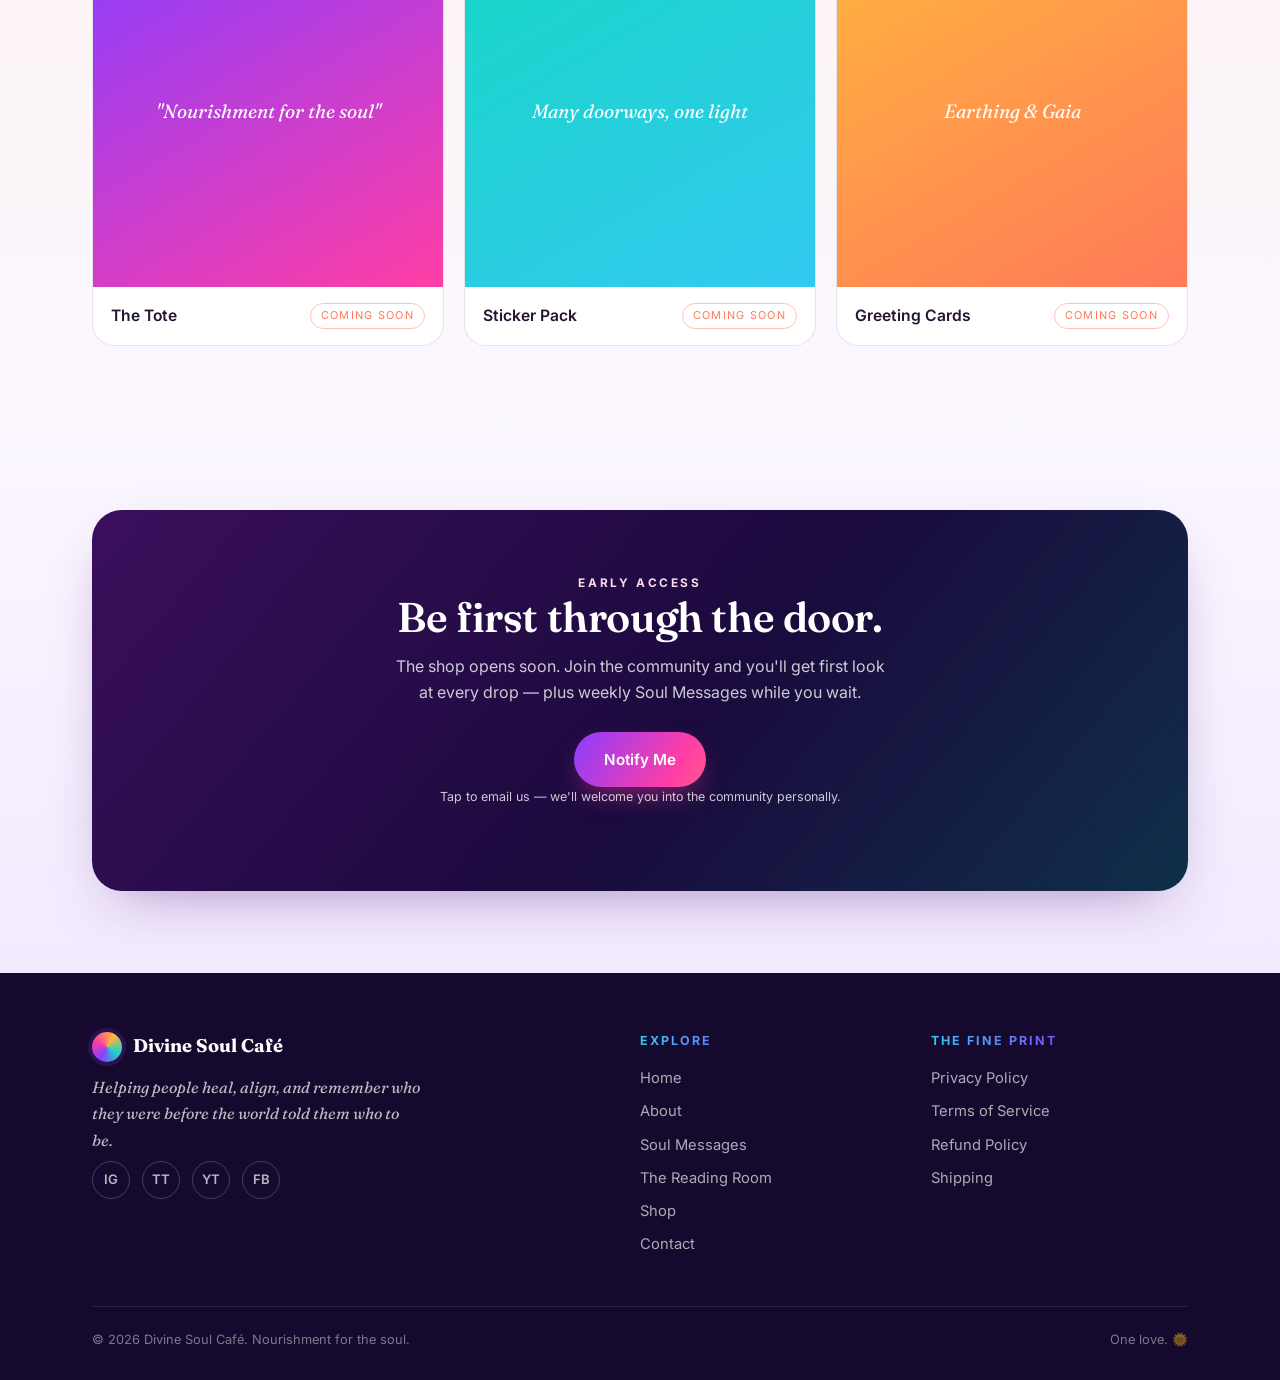
<file: shop.html>
<!DOCTYPE html>
<html lang="en">
<head>
<meta charset="UTF-8" />
<meta name="viewport" content="width=device-width, initial-scale=1.0" />
<title>Shop — Divine Soul Café</title>
<meta name="description" content="Wearable reminders and soul fuel. Apparel, mugs, and art that carry the message with you. Printed on demand. Opening soon — join the community to be first." />
<link rel="icon" type="image/svg+xml" href="/favicon.svg" />
<link rel="apple-touch-icon" href="/apple-touch-icon.png" />
<meta name="theme-color" content="#150a2e" />
<meta property="og:type" content="website" />
<meta property="og:site_name" content="Divine Soul Café" />
<meta property="og:title" content="Shop — Divine Soul Café" />
<meta property="og:description" content="Wearable reminders and soul fuel. Apparel, mugs, and art that carry the message with you. Printed on demand. Opening soon — join the community to be first." />
<meta property="og:url" content="https://divinesoulcafe.com/shop.html" />
<meta property="og:image" content="https://divinesoulcafe.com/og-image.png" />
<meta property="og:image:width" content="1200" />
<meta property="og:image:height" content="630" />
<meta name="twitter:card" content="summary_large_image" />
<meta name="twitter:title" content="Shop — Divine Soul Café" />
<meta name="twitter:description" content="Wearable reminders and soul fuel. Apparel, mugs, and art that carry the message with you. Printed on demand. Opening soon — join the community to be first." />
<meta name="twitter:image" content="https://divinesoulcafe.com/og-image.png" />
<link rel="preconnect" href="https://fonts.googleapis.com" />
<link rel="preconnect" href="https://fonts.gstatic.com" crossorigin />
<link href="https://fonts.googleapis.com/css2?family=Fraunces:ital,opsz,wght@0,9..144,400;0,9..144,500;0,9..144,600;0,9..144,700;1,9..144,400;1,9..144,500&family=Inter:wght@400;500;600;700&display=swap" rel="stylesheet" />
<style>
/* Divine Soul Café — shared design system */
:root{
  --violet:#8b3dff;--fuchsia:#ff3ea5;--teal:#17d6c6;--cyan:#33c9f0;--amber:#ffb43f;--coral:#ff7a59;--emerald:#19c98a;
  --void:#150a2e;--night:#211830;--ink:#241333;--muted:#6c5b82;
  --cream:#fbf7ff;--lav:#f2eafe;--mint:#e8fbf4;--peach:#fff0e8;
  --line:rgba(60,30,90,.12);--shadow:0 22px 60px -26px rgba(80,20,120,.5);--radius:22px;
  --aurora:linear-gradient(120deg,var(--violet),var(--fuchsia) 42%,var(--amber));
  --aurora-2:linear-gradient(120deg,var(--cyan),var(--violet) 55%,var(--fuchsia));
}
*{box-sizing:border-box;margin:0;padding:0}
html{scroll-behavior:smooth}
body{font-family:'Inter',system-ui,sans-serif;color:var(--ink);background:var(--cream);line-height:1.65;-webkit-font-smoothing:antialiased;overflow-x:hidden}
h1,h2,h3{font-family:'Fraunces',Georgia,serif;font-weight:600;line-height:1.12;letter-spacing:-.01em}
a{color:inherit;text-decoration:none}
img{max-width:100%;display:block}
.wrap{width:100%;max-width:1140px;margin:0 auto;padding:0 22px}
.eyebrow{font-size:.74rem;font-weight:700;letter-spacing:.22em;text-transform:uppercase}
.grad-text{background:var(--aurora);-webkit-background-clip:text;background-clip:text;color:transparent}
.grad-text-2{background:var(--aurora-2);-webkit-background-clip:text;background-clip:text;color:transparent}

.btn{display:inline-block;font-weight:600;font-size:.95rem;padding:15px 30px;border-radius:100px;cursor:pointer;border:none;transition:transform .2s ease, box-shadow .2s ease, filter .2s ease}
.btn-primary{background:var(--aurora);background-size:180% 180%;color:#fff;box-shadow:0 12px 30px -10px rgba(255,62,165,.6)}
.btn-primary:hover{transform:translateY(-2px);filter:brightness(1.07);box-shadow:0 18px 40px -12px rgba(255,62,165,.75)}
.btn-ghost{background:rgba(255,255,255,.08);color:#fff;border:1px solid rgba(255,255,255,.35);backdrop-filter:blur(4px)}
.btn-ghost:hover{background:rgba(255,255,255,.16)}

/* NAV */
header.nav{position:sticky;top:0;z-index:50;background:rgba(251,247,255,.82);backdrop-filter:blur(14px);border-bottom:1px solid var(--line)}
.nav-inner{display:flex;align-items:center;justify-content:space-between;height:66px}
.brand{display:flex;align-items:center;gap:11px;font-family:'Fraunces';font-size:1.15rem;font-weight:700}
.mark{width:30px;height:30px;border-radius:50%;background:conic-gradient(from 210deg,var(--violet),var(--fuchsia),var(--amber),var(--teal),var(--violet));box-shadow:0 0 0 4px rgba(139,61,255,.16);animation:spin 14s linear infinite}
@keyframes spin{to{transform:rotate(360deg)}}
.nav-links{display:none;gap:26px;font-size:.92rem;font-weight:500}
.nav-links a{color:var(--muted);transition:color .2s}
.nav-links a:hover,.nav-links a.active{color:var(--violet)}
.nav-cta{display:none}
@media(min-width:940px){.nav-links{display:flex}.nav-cta{display:inline-block}}

/* HERO */
.hero{position:relative;overflow:hidden;color:#fff;text-align:center;background:linear-gradient(125deg,#2a0f52,#1a0a3d 40%,#3d0f45 70%,#12082e);background-size:220% 220%;animation:auroraShift 20s ease infinite}
@keyframes auroraShift{0%{background-position:0% 50%}50%{background-position:100% 50%}100%{background-position:0% 50%}}
.orb{position:absolute;border-radius:50%;filter:blur(70px);opacity:.55;pointer-events:none;animation:float 16s ease-in-out infinite}
.orb.a{width:460px;height:460px;background:radial-gradient(circle,var(--fuchsia),transparent 65%);top:-150px;left:-80px}
.orb.b{width:420px;height:420px;background:radial-gradient(circle,var(--teal),transparent 65%);bottom:-160px;right:-90px;animation-delay:-4s}
.orb.c{width:360px;height:360px;background:radial-gradient(circle,var(--violet),transparent 65%);top:20%;right:12%;animation-delay:-8s}
.orb.d{width:300px;height:300px;background:radial-gradient(circle,var(--amber),transparent 68%);bottom:10%;left:8%;animation-delay:-11s;opacity:.4}
@keyframes float{0%,100%{transform:translateY(0) translateX(0)}50%{transform:translateY(-26px) translateX(14px)}}
.hero-inner{position:relative;z-index:2;padding:92px 22px 104px;max-width:840px;margin:0 auto}
.hero .eyebrow{color:#ffd9ec}
.hero h1{font-size:clamp(2.5rem,7vw,4.4rem);margin:20px 0 10px;color:#fff}
.hero h1 em{font-style:italic;background:linear-gradient(100deg,var(--amber),var(--teal));-webkit-background-clip:text;background-clip:text;color:transparent}
.hero-tag{font-family:'Fraunces';font-style:italic;font-size:clamp(1.15rem,3.2vw,1.55rem);color:rgba(255,255,255,.9);margin-bottom:14px}
.hero-sub{max-width:580px;margin:0 auto 32px;color:rgba(255,255,255,.75);font-size:1.03rem}
.hero-cta{display:flex;gap:14px;justify-content:center;flex-wrap:wrap}
.hero.short .hero-inner{padding:72px 22px 76px}
.stars{margin-top:34px;letter-spacing:.6em;font-size:.8rem;background:var(--aurora-2);-webkit-background-clip:text;background-clip:text;color:transparent}

section{padding:82px 0}
.center{text-align:center;max-width:720px;margin:0 auto}
.section-title{font-size:clamp(1.95rem,4.8vw,2.8rem);margin:14px 0 16px}
.lead{color:var(--muted);font-size:1.08rem}
.divider{width:70px;height:4px;background:var(--aurora);margin:24px auto;border-radius:4px}

.welcome{background:radial-gradient(120% 80% at 50% 0%,var(--lav),var(--cream) 60%)}
.welcome .lead{font-size:1.16rem;color:#4a3a5e}

.pillars{background:linear-gradient(180deg,var(--cream),var(--peach))}
.grid{display:grid;gap:18px;margin-top:44px;grid-template-columns:1fr}
@media(min-width:640px){.grid{grid-template-columns:1fr 1fr}}
@media(min-width:1000px){.pillar-grid{grid-template-columns:repeat(5,1fr);gap:14px}}
.card{background:#fff;border:1px solid var(--line);border-radius:var(--radius);padding:26px 22px;position:relative;overflow:hidden;transition:transform .25s ease, box-shadow .25s ease}
.card::before{content:"";position:absolute;inset:0 0 auto 0;height:4px;background:var(--c,var(--violet))}
.card:hover{transform:translateY(-6px);box-shadow:var(--shadow)}
.glyph{width:48px;height:48px;border-radius:14px;display:flex;align-items:center;justify-content:center;font-size:1.4rem;margin-bottom:14px;color:#fff;background:var(--c,var(--violet));box-shadow:0 10px 22px -8px var(--c,var(--violet))}
.card h3{font-size:1.12rem;margin-bottom:6px}
.card p{font-size:.92rem;color:var(--muted)}

/* cosmic band (soul message / manifesto) */
.message{position:relative;overflow:hidden;color:#fff;background:linear-gradient(130deg,#3b0f5c,#12082e 55%,#0f2f4a);background-size:200% 200%;animation:auroraShift 24s ease infinite}
.message .orb.a{background:radial-gradient(circle,var(--cyan),transparent 65%);width:380px;height:380px;top:-120px;right:-60px;left:auto}
.message .orb.b{background:radial-gradient(circle,var(--fuchsia),transparent 65%);width:340px;height:340px;bottom:-140px;left:-70px;right:auto}
.card-quote{position:relative;z-index:2;max-width:780px;margin:0 auto;text-align:center;padding:8px 0}
.quote-mark{font-family:'Fraunces';font-size:4rem;line-height:.4;display:block;margin-bottom:10px;background:var(--aurora-2);-webkit-background-clip:text;background-clip:text;color:transparent}
.quote-text{font-family:'Fraunces';font-style:italic;font-size:clamp(1.45rem,3.6vw,2.05rem);color:#fff;margin-bottom:22px}
.quote-by{font-size:.85rem;letter-spacing:.16em;text-transform:uppercase;color:#ffd9ec}
.message .btn{margin-top:34px;position:relative;z-index:2}
.message .center{position:relative;z-index:2}
.chips{display:flex;flex-wrap:wrap;gap:9px;justify-content:center;align-items:center;margin:22px 0}
.chips .c{background:rgba(255,255,255,.08);border:1px solid rgba(255,255,255,.18);border-radius:100px;padding:8px 15px;font-size:.85rem}
.chips .one{background:linear-gradient(100deg,var(--teal),var(--violet));border-radius:100px;padding:8px 16px;font-size:.85rem;font-weight:600}

/* reading room */
.room{position:relative;overflow:hidden;color:#fff;background:linear-gradient(160deg,#0c1f2b,#241041 55%,#3a0f38)}
.room .orb.a{background:radial-gradient(circle,var(--emerald),transparent 66%);width:420px;height:420px;top:-140px;left:-80px}
.room .orb.b{background:radial-gradient(circle,var(--violet),transparent 66%);width:400px;height:400px;bottom:-150px;right:-80px;left:auto}
.room-inner{position:relative;z-index:2;display:grid;gap:38px;align-items:center;grid-template-columns:1fr}
@media(min-width:900px){.room-inner{grid-template-columns:1.1fr .9fr}}
.room .eyebrow{color:#9df5d3}
.room h2{font-size:clamp(1.9rem,4.6vw,2.7rem);color:#fff;margin:12px 0 14px}
.room h2 span{background:linear-gradient(100deg,var(--teal),var(--violet));-webkit-background-clip:text;background-clip:text;color:transparent}
.room p{color:rgba(255,255,255,.8);margin-bottom:14px}
.room ul{list-style:none;margin:18px 0 26px;display:grid;gap:12px}
.room li{display:flex;gap:12px;align-items:flex-start;font-size:.96rem;color:rgba(255,255,255,.88)}
.room li b{color:#fff}
.tick{flex:none;width:24px;height:24px;border-radius:50%;background:linear-gradient(135deg,var(--teal),var(--violet));display:flex;align-items:center;justify-content:center;font-size:.7rem;margin-top:2px}
.panel{background:rgba(255,255,255,.06);border:1px solid rgba(255,255,255,.16);border-radius:26px;padding:32px;backdrop-filter:blur(6px)}
.panel h3{font-size:1.35rem;margin-bottom:8px;color:#fff}
.panel p{font-size:.92rem;color:rgba(255,255,255,.72);margin-bottom:20px}
.panel form{display:grid;gap:12px}
.panel input,.panel textarea{padding:14px 18px;border-radius:14px;border:1px solid rgba(255,255,255,.2);background:rgba(255,255,255,.08);color:#fff;font-size:.94rem;font-family:inherit}
.panel input::placeholder,.panel textarea::placeholder{color:rgba(255,255,255,.55)}
.panel input:focus,.panel textarea:focus{outline:none;border-color:var(--teal)}
.badge{display:inline-block;font-size:.68rem;letter-spacing:.14em;text-transform:uppercase;padding:5px 12px;border-radius:100px;background:linear-gradient(100deg,var(--teal),var(--violet));color:#fff;margin-bottom:6px}

/* shop / products */
.shop{background:linear-gradient(180deg,var(--peach),var(--cream))}
.shop-grid{display:grid;gap:20px;margin-top:44px;grid-template-columns:1fr}
@media(min-width:720px){.shop-grid{grid-template-columns:repeat(3,1fr)}}
.product{border-radius:var(--radius);overflow:hidden;border:1px solid var(--line);background:#fff;transition:transform .25s ease, box-shadow .25s ease}
.product:hover{transform:translateY(-6px);box-shadow:var(--shadow)}
.product .thumb{aspect-ratio:1/1;display:flex;align-items:center;justify-content:center;text-align:center;padding:22px;font-family:'Fraunces';font-style:italic;font-size:1.2rem;color:#fff}
.product:nth-child(3n+1) .thumb{background:linear-gradient(150deg,var(--violet),var(--fuchsia))}
.product:nth-child(3n+2) .thumb{background:linear-gradient(150deg,var(--teal),var(--cyan))}
.product:nth-child(3n) .thumb{background:linear-gradient(150deg,var(--amber),var(--coral))}
.product .meta{padding:16px 18px;display:flex;justify-content:space-between;align-items:center}
.product .meta b{font-weight:600;font-size:.98rem}
.tag-soon{display:inline-block;font-size:.68rem;letter-spacing:.12em;text-transform:uppercase;color:var(--coral);border:1px solid rgba(255,122,89,.45);border-radius:100px;padding:3px 10px}

/* join / email capture */
.join{background:linear-gradient(180deg,var(--cream),var(--lav))}
.join-card{position:relative;overflow:hidden;color:#fff;border-radius:30px;padding:58px 30px;text-align:center;box-shadow:var(--shadow);background:linear-gradient(130deg,#3a0f5c,#1a0a3d 55%,#0f2f4a)}
.join-card .orb.a{background:radial-gradient(circle,var(--fuchsia),transparent 65%);width:360px;height:360px;top:-160px;left:50%;transform:translateX(-50%)}
.join-card>*{position:relative;z-index:2}
.join-card h2{font-size:clamp(1.85rem,4.4vw,2.6rem);color:#fff;margin-bottom:12px}
.join-card p{color:rgba(255,255,255,.78);max-width:490px;margin:0 auto 26px}
form.signup{display:flex;gap:10px;max-width:450px;margin:0 auto;flex-wrap:wrap;justify-content:center}
form.signup input{flex:1;min-width:220px;padding:15px 20px;border-radius:100px;border:1px solid rgba(255,255,255,.22);background:rgba(255,255,255,.1);color:#fff;font-size:.95rem}
form.signup input::placeholder{color:rgba(255,255,255,.6)}
form.signup input:focus{outline:none;border-color:var(--teal)}
.fineprint{font-size:.78rem;color:rgba(255,255,255,.55);margin-top:16px}

/* prose (about) */
.prose-sec{background:radial-gradient(120% 80% at 50% 0%,var(--lav),var(--cream) 60%)}
.prose{max-width:720px;margin:0 auto}
.prose .eyebrow{display:block;text-align:center;margin-bottom:10px}
.prose h2{font-size:clamp(1.8rem,4.4vw,2.5rem);text-align:center;margin-bottom:8px}
.prose h3{font-size:1.25rem;margin:30px 0 8px;color:var(--violet)}
.prose p{color:#3f3152;font-size:1.06rem;margin-bottom:14px}
.prose p.big{font-size:1.16rem;color:#2a1f3a}

/* journal / soul messages list */
.journal{background:linear-gradient(180deg,var(--cream),var(--lav))}
.posts{display:grid;gap:18px;margin-top:44px;grid-template-columns:1fr}
@media(min-width:760px){.posts{grid-template-columns:1fr 1fr}}
.post-card{background:#fff;border:1px solid var(--line);border-radius:var(--radius);padding:26px 24px;position:relative;overflow:hidden;transition:transform .25s ease, box-shadow .25s ease}
.post-card::before{content:"";position:absolute;inset:0 0 auto 0;height:4px;background:var(--aurora)}
.post-card:hover{transform:translateY(-5px);box-shadow:var(--shadow)}
.post-card .date{font-size:.72rem;letter-spacing:.14em;text-transform:uppercase;color:var(--fuchsia);font-weight:700}
.post-card h3{font-size:1.28rem;margin:8px 0 10px}
.post-card p{color:#4a3f58;font-size:1rem}
.post-card .sig{margin-top:14px;font-family:'Fraunces';font-style:italic;color:var(--muted);font-size:.9rem}

/* contact */
.contact-sec{background:radial-gradient(120% 80% at 50% 0%,var(--lav),var(--cream) 60%)}
.contact-grid{display:grid;gap:24px;grid-template-columns:1fr;max-width:900px;margin:40px auto 0}
@media(min-width:820px){.contact-grid{grid-template-columns:1.1fr .9fr}}
.form-card{background:#fff;border:1px solid var(--line);border-radius:var(--radius);padding:30px;box-shadow:var(--shadow)}
.form-card label{display:block;font-size:.82rem;font-weight:600;color:var(--ink);margin:14px 0 6px}
.form-card input,.form-card textarea{width:100%;padding:13px 16px;border-radius:12px;border:1px solid var(--line);background:#fbf9ff;font-size:.95rem;font-family:inherit;color:var(--ink)}
.form-card input:focus,.form-card textarea:focus{outline:none;border-color:var(--violet)}
.form-card .btn{margin-top:18px;width:100%}
.contact-side p{color:var(--muted);margin-bottom:16px}
.social-row{display:flex;gap:12px;flex-wrap:wrap;margin-top:8px}
.social-row a{width:44px;height:44px;border-radius:12px;display:flex;align-items:center;justify-content:center;font-weight:700;font-size:.9rem;color:#fff;background:var(--aurora);transition:transform .2s}
.social-row a:hover{transform:translateY(-3px)}

/* footer */
footer{background:var(--void);color:rgba(255,255,255,.7);padding:58px 0 30px}
.foot-grid{display:grid;gap:34px;grid-template-columns:1fr}
@media(min-width:720px){.foot-grid{grid-template-columns:2fr 1fr 1fr}}
footer .brand{color:#fff;margin-bottom:12px}
footer p.mission{font-family:'Fraunces';font-style:italic;color:rgba(255,255,255,.72);max-width:330px;font-size:1rem}
.foot-col h4{font-size:.78rem;letter-spacing:.16em;text-transform:uppercase;margin-bottom:14px;font-weight:700;background:var(--aurora-2);-webkit-background-clip:text;background-clip:text;color:transparent}
.foot-col a{display:block;color:rgba(255,255,255,.65);font-size:.92rem;margin-bottom:9px;transition:color .2s}
.foot-col a:hover{color:#fff}
.socials{display:flex;gap:12px;margin-top:8px}
.socials a{width:38px;height:38px;border-radius:50%;border:1px solid rgba(255,255,255,.2);display:flex;align-items:center;justify-content:center;font-size:.82rem;font-weight:600;transition:.2s}
.socials a:hover{background:var(--aurora);border-color:transparent;transform:translateY(-2px)}
.foot-bottom{border-top:1px solid rgba(255,255,255,.1);margin-top:40px;padding-top:22px;display:flex;flex-wrap:wrap;gap:12px;justify-content:space-between;font-size:.8rem;color:rgba(255,255,255,.45)}

.reveal{opacity:0;transform:translateY(26px);transition:opacity .7s ease, transform .7s ease}
.reveal.in{opacity:1;transform:none}
@media(prefers-reduced-motion:reduce){*{animation:none!important}.reveal{opacity:1;transform:none}}

</style>
</head>
<body>

<header class="nav">
  <div class="wrap nav-inner">
    <a class="brand" href="index.html"><span class="mark"></span> Divine Soul Café</a>
    <nav class="nav-links">
      <a href="index.html">Home</a>
      <a href="about.html">About</a>
      <a href="soul-messages.html">Soul Messages</a>
      <a href="index.html#room">The Reading Room</a>
      <a href="shop.html" class="active">Shop</a>
      <a href="contact.html">Contact</a>
    </nav>
    <a class="btn btn-primary nav-cta" href="#notify">Get Early Access</a>
  </div>
</header>

<section class="hero short">
  <span class="orb a"></span><span class="orb b"></span><span class="orb c"></span>
  <div class="hero-inner">
    <span class="eyebrow">The Shop · Opening Soon</span>
    <h1>Wearable reminders &amp; <em>soul fuel.</em></h1>
    <p class="hero-tag">Carry the message with you.</p>
    <p class="hero-sub">Art, apparel, and pieces that keep you grounded and divine on the days the world gets loud. Made to order and printed on demand — nothing sits in a landfill.</p>
    <a class="btn btn-primary" href="#notify">Be first to know →</a>
  </div>
</section>

<section class="shop">
  <div class="wrap">
    <div class="center reveal">
      <span class="eyebrow grad-text">The Launch Collection</span>
      <h2 class="section-title">First pour, coming soon</h2>
      <p class="lead">A first taste of the menu. Join the community and you'll be first through the door when it opens.</p>
    </div>
    <div class="shop-grid">
      <div class="product reveal"><div class="thumb">"Come home to yourself"</div><div class="meta"><b>The Reminder Tee</b><span class="tag-soon">Coming soon</span></div></div>
      <div class="product reveal"><div class="thumb">Stay grounded, stay divine</div><div class="meta"><b>Everyday Mug</b><span class="tag-soon">Coming soon</span></div></div>
      <div class="product reveal"><div class="thumb">Nervous-system affirmations</div><div class="meta"><b>Art Print Set</b><span class="tag-soon">Coming soon</span></div></div>
      <div class="product reveal"><div class="thumb">"Nourishment for the soul"</div><div class="meta"><b>The Tote</b><span class="tag-soon">Coming soon</span></div></div>
      <div class="product reveal"><div class="thumb">Many doorways, one light</div><div class="meta"><b>Sticker Pack</b><span class="tag-soon">Coming soon</span></div></div>
      <div class="product reveal"><div class="thumb">Earthing &amp; Gaia</div><div class="meta"><b>Greeting Cards</b><span class="tag-soon">Coming soon</span></div></div>
    </div>
  </div>
</section>

<section class="join" id="notify">
  <div class="wrap reveal">
    <div class="join-card">
      <span class="orb a"></span>
      <span class="eyebrow" style="color:#ffd9ec">Early Access</span>
      <h2>Be first through the door.</h2>
      <p>The shop opens soon. Join the community and you'll get first look at every drop — plus weekly Soul Messages while you wait.</p>
      <a class="btn btn-primary" href="mailto:brett@ruffwood.ai?subject=Early%20Access%20%E2%80%94%20Divine%20Soul%20Caf%C3%A9">Notify Me</a>
      <p class="fineprint">Tap to email us — we'll welcome you into the community personally.</p>
    </div>
  </div>
</section>

<footer>
  <div class="wrap">
    <div class="foot-grid">
      <div>
        <div class="brand"><span class="mark"></span> Divine Soul Café</div>
        <p class="mission">Helping people heal, align, and remember who they were before the world told them who to be.</p>
        <div class="socials">
          <a href="#" aria-label="Instagram">IG</a><a href="#" aria-label="TikTok">TT</a><a href="#" aria-label="YouTube">YT</a><a href="#" aria-label="Facebook">FB</a>
        </div>
      </div>
      <div class="foot-col">
        <h4>Explore</h4>
        <a href="index.html">Home</a><a href="about.html">About</a><a href="soul-messages.html">Soul Messages</a><a href="index.html#room">The Reading Room</a><a href="shop.html">Shop</a><a href="contact.html">Contact</a>
      </div>
      <div class="foot-col">
        <h4>The Fine Print</h4>
        <a href="privacy.html">Privacy Policy</a><a href="terms.html">Terms of Service</a><a href="refund.html">Refund Policy</a><a href="shipping.html">Shipping</a>
      </div>
    </div>
    <div class="foot-bottom">
      <span>© 2026 Divine Soul Café. Nourishment for the soul.</span>
      <span>One love. 🌞</span>
    </div>
  </div>
</footer>

<script>
const io=new IntersectionObserver((es)=>{es.forEach(e=>{if(e.isIntersecting){e.target.classList.add('in');io.unobserve(e.target)}})},{threshold:.12});
document.querySelectorAll('.reveal').forEach(el=>io.observe(el));
</script>
</body>
</html>
</file>
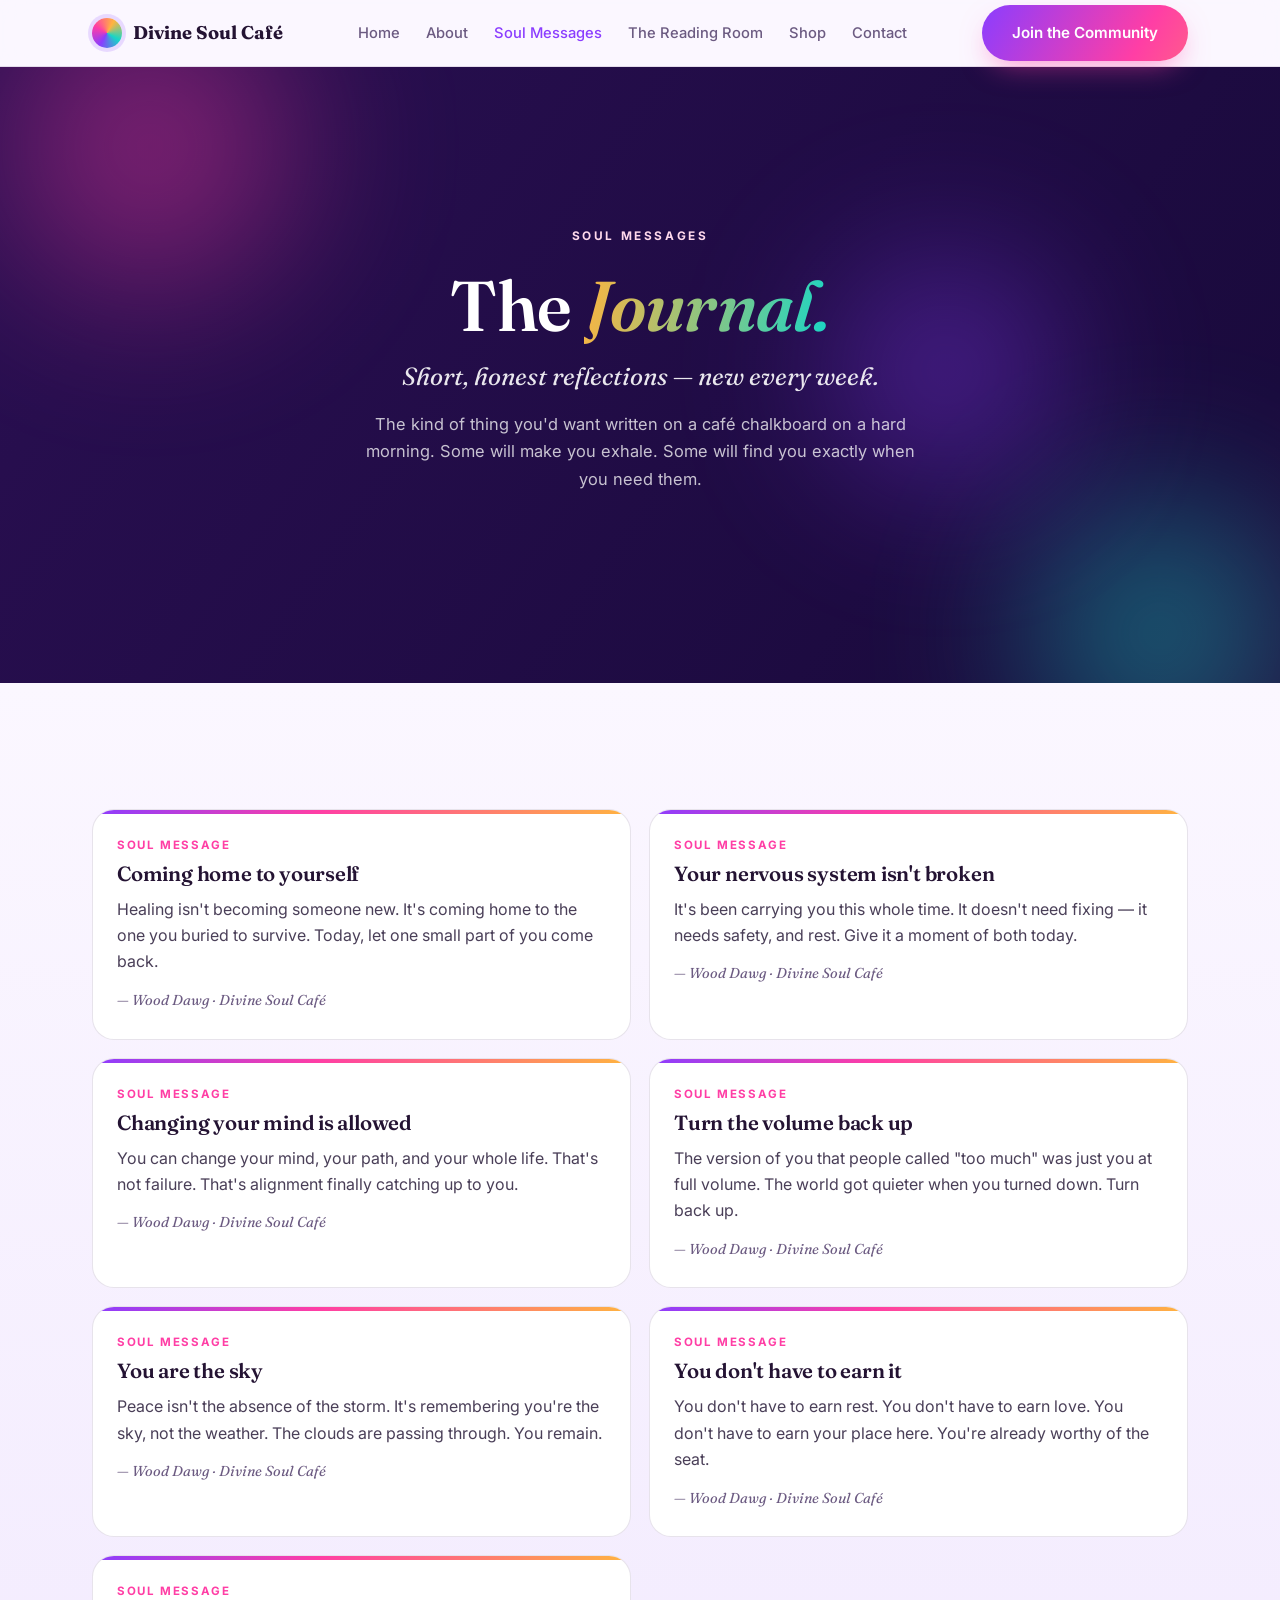
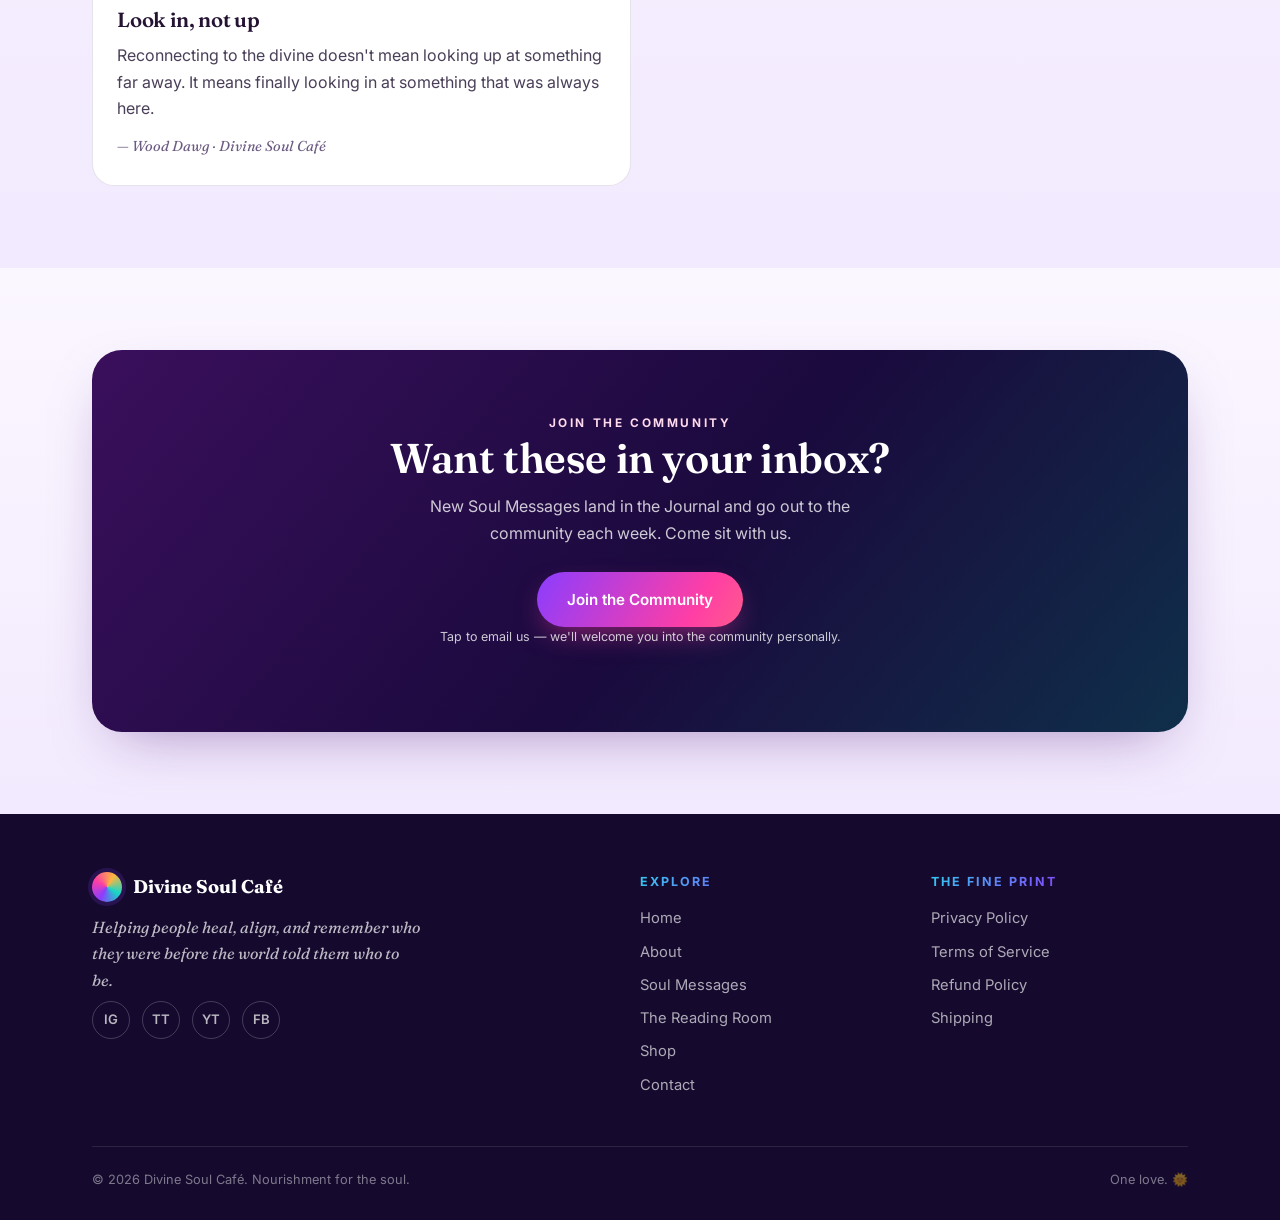
<file: soul-messages.html>
<!DOCTYPE html>
<html lang="en">
<head>
<meta charset="UTF-8" />
<meta name="viewport" content="width=device-width, initial-scale=1.0" />
<title>Soul Messages & Journal — Divine Soul Café</title>
<meta name="description" content="Short, honest reflections for the soul. New Soul Messages weekly — read the journal and join the community." />
<link rel="preconnect" href="https://fonts.googleapis.com" />
<link rel="preconnect" href="https://fonts.gstatic.com" crossorigin />
<link href="https://fonts.googleapis.com/css2?family=Fraunces:ital,opsz,wght@0,9..144,400;0,9..144,500;0,9..144,600;0,9..144,700;1,9..144,400;1,9..144,500&family=Inter:wght@400;500;600;700&display=swap" rel="stylesheet" />
<style>
/* Divine Soul Café — shared design system */
:root{
  --violet:#8b3dff;--fuchsia:#ff3ea5;--teal:#17d6c6;--cyan:#33c9f0;--amber:#ffb43f;--coral:#ff7a59;--emerald:#19c98a;
  --void:#150a2e;--night:#211830;--ink:#241333;--muted:#6c5b82;
  --cream:#fbf7ff;--lav:#f2eafe;--mint:#e8fbf4;--peach:#fff0e8;
  --line:rgba(60,30,90,.12);--shadow:0 22px 60px -26px rgba(80,20,120,.5);--radius:22px;
  --aurora:linear-gradient(120deg,var(--violet),var(--fuchsia) 42%,var(--amber));
  --aurora-2:linear-gradient(120deg,var(--cyan),var(--violet) 55%,var(--fuchsia));
}
*{box-sizing:border-box;margin:0;padding:0}
html{scroll-behavior:smooth}
body{font-family:'Inter',system-ui,sans-serif;color:var(--ink);background:var(--cream);line-height:1.65;-webkit-font-smoothing:antialiased;overflow-x:hidden}
h1,h2,h3{font-family:'Fraunces',Georgia,serif;font-weight:600;line-height:1.12;letter-spacing:-.01em}
a{color:inherit;text-decoration:none}
img{max-width:100%;display:block}
.wrap{width:100%;max-width:1140px;margin:0 auto;padding:0 22px}
.eyebrow{font-size:.74rem;font-weight:700;letter-spacing:.22em;text-transform:uppercase}
.grad-text{background:var(--aurora);-webkit-background-clip:text;background-clip:text;color:transparent}
.grad-text-2{background:var(--aurora-2);-webkit-background-clip:text;background-clip:text;color:transparent}

.btn{display:inline-block;font-weight:600;font-size:.95rem;padding:15px 30px;border-radius:100px;cursor:pointer;border:none;transition:transform .2s ease, box-shadow .2s ease, filter .2s ease}
.btn-primary{background:var(--aurora);background-size:180% 180%;color:#fff;box-shadow:0 12px 30px -10px rgba(255,62,165,.6)}
.btn-primary:hover{transform:translateY(-2px);filter:brightness(1.07);box-shadow:0 18px 40px -12px rgba(255,62,165,.75)}
.btn-ghost{background:rgba(255,255,255,.08);color:#fff;border:1px solid rgba(255,255,255,.35);backdrop-filter:blur(4px)}
.btn-ghost:hover{background:rgba(255,255,255,.16)}

/* NAV */
header.nav{position:sticky;top:0;z-index:50;background:rgba(251,247,255,.82);backdrop-filter:blur(14px);border-bottom:1px solid var(--line)}
.nav-inner{display:flex;align-items:center;justify-content:space-between;height:66px}
.brand{display:flex;align-items:center;gap:11px;font-family:'Fraunces';font-size:1.15rem;font-weight:700}
.mark{width:30px;height:30px;border-radius:50%;background:conic-gradient(from 210deg,var(--violet),var(--fuchsia),var(--amber),var(--teal),var(--violet));box-shadow:0 0 0 4px rgba(139,61,255,.16);animation:spin 14s linear infinite}
@keyframes spin{to{transform:rotate(360deg)}}
.nav-links{display:none;gap:26px;font-size:.92rem;font-weight:500}
.nav-links a{color:var(--muted);transition:color .2s}
.nav-links a:hover,.nav-links a.active{color:var(--violet)}
.nav-cta{display:none}
@media(min-width:940px){.nav-links{display:flex}.nav-cta{display:inline-block}}

/* HERO */
.hero{position:relative;overflow:hidden;color:#fff;text-align:center;background:linear-gradient(125deg,#2a0f52,#1a0a3d 40%,#3d0f45 70%,#12082e);background-size:220% 220%;animation:auroraShift 20s ease infinite}
@keyframes auroraShift{0%{background-position:0% 50%}50%{background-position:100% 50%}100%{background-position:0% 50%}}
.orb{position:absolute;border-radius:50%;filter:blur(70px);opacity:.55;pointer-events:none;animation:float 16s ease-in-out infinite}
.orb.a{width:460px;height:460px;background:radial-gradient(circle,var(--fuchsia),transparent 65%);top:-150px;left:-80px}
.orb.b{width:420px;height:420px;background:radial-gradient(circle,var(--teal),transparent 65%);bottom:-160px;right:-90px;animation-delay:-4s}
.orb.c{width:360px;height:360px;background:radial-gradient(circle,var(--violet),transparent 65%);top:20%;right:12%;animation-delay:-8s}
.orb.d{width:300px;height:300px;background:radial-gradient(circle,var(--amber),transparent 68%);bottom:10%;left:8%;animation-delay:-11s;opacity:.4}
@keyframes float{0%,100%{transform:translateY(0) translateX(0)}50%{transform:translateY(-26px) translateX(14px)}}
.hero-inner{position:relative;z-index:2;padding:92px 22px 104px;max-width:840px;margin:0 auto}
.hero .eyebrow{color:#ffd9ec}
.hero h1{font-size:clamp(2.5rem,7vw,4.4rem);margin:20px 0 10px;color:#fff}
.hero h1 em{font-style:italic;background:linear-gradient(100deg,var(--amber),var(--teal));-webkit-background-clip:text;background-clip:text;color:transparent}
.hero-tag{font-family:'Fraunces';font-style:italic;font-size:clamp(1.15rem,3.2vw,1.55rem);color:rgba(255,255,255,.9);margin-bottom:14px}
.hero-sub{max-width:580px;margin:0 auto 32px;color:rgba(255,255,255,.75);font-size:1.03rem}
.hero-cta{display:flex;gap:14px;justify-content:center;flex-wrap:wrap}
.hero.short .hero-inner{padding:72px 22px 76px}
.stars{margin-top:34px;letter-spacing:.6em;font-size:.8rem;background:var(--aurora-2);-webkit-background-clip:text;background-clip:text;color:transparent}

section{padding:82px 0}
.center{text-align:center;max-width:720px;margin:0 auto}
.section-title{font-size:clamp(1.95rem,4.8vw,2.8rem);margin:14px 0 16px}
.lead{color:var(--muted);font-size:1.08rem}
.divider{width:70px;height:4px;background:var(--aurora);margin:24px auto;border-radius:4px}

.welcome{background:radial-gradient(120% 80% at 50% 0%,var(--lav),var(--cream) 60%)}
.welcome .lead{font-size:1.16rem;color:#4a3a5e}

.pillars{background:linear-gradient(180deg,var(--cream),var(--peach))}
.grid{display:grid;gap:18px;margin-top:44px;grid-template-columns:1fr}
@media(min-width:640px){.grid{grid-template-columns:1fr 1fr}}
@media(min-width:1000px){.pillar-grid{grid-template-columns:repeat(5,1fr);gap:14px}}
.card{background:#fff;border:1px solid var(--line);border-radius:var(--radius);padding:26px 22px;position:relative;overflow:hidden;transition:transform .25s ease, box-shadow .25s ease}
.card::before{content:"";position:absolute;inset:0 0 auto 0;height:4px;background:var(--c,var(--violet))}
.card:hover{transform:translateY(-6px);box-shadow:var(--shadow)}
.glyph{width:48px;height:48px;border-radius:14px;display:flex;align-items:center;justify-content:center;font-size:1.4rem;margin-bottom:14px;color:#fff;background:var(--c,var(--violet));box-shadow:0 10px 22px -8px var(--c,var(--violet))}
.card h3{font-size:1.12rem;margin-bottom:6px}
.card p{font-size:.92rem;color:var(--muted)}

/* cosmic band (soul message / manifesto) */
.message{position:relative;overflow:hidden;color:#fff;background:linear-gradient(130deg,#3b0f5c,#12082e 55%,#0f2f4a);background-size:200% 200%;animation:auroraShift 24s ease infinite}
.message .orb.a{background:radial-gradient(circle,var(--cyan),transparent 65%);width:380px;height:380px;top:-120px;right:-60px;left:auto}
.message .orb.b{background:radial-gradient(circle,var(--fuchsia),transparent 65%);width:340px;height:340px;bottom:-140px;left:-70px;right:auto}
.card-quote{position:relative;z-index:2;max-width:780px;margin:0 auto;text-align:center;padding:8px 0}
.quote-mark{font-family:'Fraunces';font-size:4rem;line-height:.4;display:block;margin-bottom:10px;background:var(--aurora-2);-webkit-background-clip:text;background-clip:text;color:transparent}
.quote-text{font-family:'Fraunces';font-style:italic;font-size:clamp(1.45rem,3.6vw,2.05rem);color:#fff;margin-bottom:22px}
.quote-by{font-size:.85rem;letter-spacing:.16em;text-transform:uppercase;color:#ffd9ec}
.message .btn{margin-top:34px;position:relative;z-index:2}
.message .center{position:relative;z-index:2}
.chips{display:flex;flex-wrap:wrap;gap:9px;justify-content:center;align-items:center;margin:22px 0}
.chips .c{background:rgba(255,255,255,.08);border:1px solid rgba(255,255,255,.18);border-radius:100px;padding:8px 15px;font-size:.85rem}
.chips .one{background:linear-gradient(100deg,var(--teal),var(--violet));border-radius:100px;padding:8px 16px;font-size:.85rem;font-weight:600}

/* reading room */
.room{position:relative;overflow:hidden;color:#fff;background:linear-gradient(160deg,#0c1f2b,#241041 55%,#3a0f38)}
.room .orb.a{background:radial-gradient(circle,var(--emerald),transparent 66%);width:420px;height:420px;top:-140px;left:-80px}
.room .orb.b{background:radial-gradient(circle,var(--violet),transparent 66%);width:400px;height:400px;bottom:-150px;right:-80px;left:auto}
.room-inner{position:relative;z-index:2;display:grid;gap:38px;align-items:center;grid-template-columns:1fr}
@media(min-width:900px){.room-inner{grid-template-columns:1.1fr .9fr}}
.room .eyebrow{color:#9df5d3}
.room h2{font-size:clamp(1.9rem,4.6vw,2.7rem);color:#fff;margin:12px 0 14px}
.room h2 span{background:linear-gradient(100deg,var(--teal),var(--violet));-webkit-background-clip:text;background-clip:text;color:transparent}
.room p{color:rgba(255,255,255,.8);margin-bottom:14px}
.room ul{list-style:none;margin:18px 0 26px;display:grid;gap:12px}
.room li{display:flex;gap:12px;align-items:flex-start;font-size:.96rem;color:rgba(255,255,255,.88)}
.room li b{color:#fff}
.tick{flex:none;width:24px;height:24px;border-radius:50%;background:linear-gradient(135deg,var(--teal),var(--violet));display:flex;align-items:center;justify-content:center;font-size:.7rem;margin-top:2px}
.panel{background:rgba(255,255,255,.06);border:1px solid rgba(255,255,255,.16);border-radius:26px;padding:32px;backdrop-filter:blur(6px)}
.panel h3{font-size:1.35rem;margin-bottom:8px;color:#fff}
.panel p{font-size:.92rem;color:rgba(255,255,255,.72);margin-bottom:20px}
.panel form{display:grid;gap:12px}
.panel input,.panel textarea{padding:14px 18px;border-radius:14px;border:1px solid rgba(255,255,255,.2);background:rgba(255,255,255,.08);color:#fff;font-size:.94rem;font-family:inherit}
.panel input::placeholder,.panel textarea::placeholder{color:rgba(255,255,255,.55)}
.panel input:focus,.panel textarea:focus{outline:none;border-color:var(--teal)}
.badge{display:inline-block;font-size:.68rem;letter-spacing:.14em;text-transform:uppercase;padding:5px 12px;border-radius:100px;background:linear-gradient(100deg,var(--teal),var(--violet));color:#fff;margin-bottom:6px}

/* shop / products */
.shop{background:linear-gradient(180deg,var(--peach),var(--cream))}
.shop-grid{display:grid;gap:20px;margin-top:44px;grid-template-columns:1fr}
@media(min-width:720px){.shop-grid{grid-template-columns:repeat(3,1fr)}}
.product{border-radius:var(--radius);overflow:hidden;border:1px solid var(--line);background:#fff;transition:transform .25s ease, box-shadow .25s ease}
.product:hover{transform:translateY(-6px);box-shadow:var(--shadow)}
.product .thumb{aspect-ratio:1/1;display:flex;align-items:center;justify-content:center;text-align:center;padding:22px;font-family:'Fraunces';font-style:italic;font-size:1.2rem;color:#fff}
.product:nth-child(3n+1) .thumb{background:linear-gradient(150deg,var(--violet),var(--fuchsia))}
.product:nth-child(3n+2) .thumb{background:linear-gradient(150deg,var(--teal),var(--cyan))}
.product:nth-child(3n) .thumb{background:linear-gradient(150deg,var(--amber),var(--coral))}
.product .meta{padding:16px 18px;display:flex;justify-content:space-between;align-items:center}
.product .meta b{font-weight:600;font-size:.98rem}
.tag-soon{display:inline-block;font-size:.68rem;letter-spacing:.12em;text-transform:uppercase;color:var(--coral);border:1px solid rgba(255,122,89,.45);border-radius:100px;padding:3px 10px}

/* join / email capture */
.join{background:linear-gradient(180deg,var(--cream),var(--lav))}
.join-card{position:relative;overflow:hidden;color:#fff;border-radius:30px;padding:58px 30px;text-align:center;box-shadow:var(--shadow);background:linear-gradient(130deg,#3a0f5c,#1a0a3d 55%,#0f2f4a)}
.join-card .orb.a{background:radial-gradient(circle,var(--fuchsia),transparent 65%);width:360px;height:360px;top:-160px;left:50%;transform:translateX(-50%)}
.join-card>*{position:relative;z-index:2}
.join-card h2{font-size:clamp(1.85rem,4.4vw,2.6rem);color:#fff;margin-bottom:12px}
.join-card p{color:rgba(255,255,255,.78);max-width:490px;margin:0 auto 26px}
form.signup{display:flex;gap:10px;max-width:450px;margin:0 auto;flex-wrap:wrap;justify-content:center}
form.signup input{flex:1;min-width:220px;padding:15px 20px;border-radius:100px;border:1px solid rgba(255,255,255,.22);background:rgba(255,255,255,.1);color:#fff;font-size:.95rem}
form.signup input::placeholder{color:rgba(255,255,255,.6)}
form.signup input:focus{outline:none;border-color:var(--teal)}
.fineprint{font-size:.78rem;color:rgba(255,255,255,.55);margin-top:16px}

/* prose (about) */
.prose-sec{background:radial-gradient(120% 80% at 50% 0%,var(--lav),var(--cream) 60%)}
.prose{max-width:720px;margin:0 auto}
.prose .eyebrow{display:block;text-align:center;margin-bottom:10px}
.prose h2{font-size:clamp(1.8rem,4.4vw,2.5rem);text-align:center;margin-bottom:8px}
.prose h3{font-size:1.25rem;margin:30px 0 8px;color:var(--violet)}
.prose p{color:#3f3152;font-size:1.06rem;margin-bottom:14px}
.prose p.big{font-size:1.16rem;color:#2a1f3a}

/* journal / soul messages list */
.journal{background:linear-gradient(180deg,var(--cream),var(--lav))}
.posts{display:grid;gap:18px;margin-top:44px;grid-template-columns:1fr}
@media(min-width:760px){.posts{grid-template-columns:1fr 1fr}}
.post-card{background:#fff;border:1px solid var(--line);border-radius:var(--radius);padding:26px 24px;position:relative;overflow:hidden;transition:transform .25s ease, box-shadow .25s ease}
.post-card::before{content:"";position:absolute;inset:0 0 auto 0;height:4px;background:var(--aurora)}
.post-card:hover{transform:translateY(-5px);box-shadow:var(--shadow)}
.post-card .date{font-size:.72rem;letter-spacing:.14em;text-transform:uppercase;color:var(--fuchsia);font-weight:700}
.post-card h3{font-size:1.28rem;margin:8px 0 10px}
.post-card p{color:#4a3f58;font-size:1rem}
.post-card .sig{margin-top:14px;font-family:'Fraunces';font-style:italic;color:var(--muted);font-size:.9rem}

/* contact */
.contact-sec{background:radial-gradient(120% 80% at 50% 0%,var(--lav),var(--cream) 60%)}
.contact-grid{display:grid;gap:24px;grid-template-columns:1fr;max-width:900px;margin:40px auto 0}
@media(min-width:820px){.contact-grid{grid-template-columns:1.1fr .9fr}}
.form-card{background:#fff;border:1px solid var(--line);border-radius:var(--radius);padding:30px;box-shadow:var(--shadow)}
.form-card label{display:block;font-size:.82rem;font-weight:600;color:var(--ink);margin:14px 0 6px}
.form-card input,.form-card textarea{width:100%;padding:13px 16px;border-radius:12px;border:1px solid var(--line);background:#fbf9ff;font-size:.95rem;font-family:inherit;color:var(--ink)}
.form-card input:focus,.form-card textarea:focus{outline:none;border-color:var(--violet)}
.form-card .btn{margin-top:18px;width:100%}
.contact-side p{color:var(--muted);margin-bottom:16px}
.social-row{display:flex;gap:12px;flex-wrap:wrap;margin-top:8px}
.social-row a{width:44px;height:44px;border-radius:12px;display:flex;align-items:center;justify-content:center;font-weight:700;font-size:.9rem;color:#fff;background:var(--aurora);transition:transform .2s}
.social-row a:hover{transform:translateY(-3px)}

/* footer */
footer{background:var(--void);color:rgba(255,255,255,.7);padding:58px 0 30px}
.foot-grid{display:grid;gap:34px;grid-template-columns:1fr}
@media(min-width:720px){.foot-grid{grid-template-columns:2fr 1fr 1fr}}
footer .brand{color:#fff;margin-bottom:12px}
footer p.mission{font-family:'Fraunces';font-style:italic;color:rgba(255,255,255,.72);max-width:330px;font-size:1rem}
.foot-col h4{font-size:.78rem;letter-spacing:.16em;text-transform:uppercase;margin-bottom:14px;font-weight:700;background:var(--aurora-2);-webkit-background-clip:text;background-clip:text;color:transparent}
.foot-col a{display:block;color:rgba(255,255,255,.65);font-size:.92rem;margin-bottom:9px;transition:color .2s}
.foot-col a:hover{color:#fff}
.socials{display:flex;gap:12px;margin-top:8px}
.socials a{width:38px;height:38px;border-radius:50%;border:1px solid rgba(255,255,255,.2);display:flex;align-items:center;justify-content:center;font-size:.82rem;font-weight:600;transition:.2s}
.socials a:hover{background:var(--aurora);border-color:transparent;transform:translateY(-2px)}
.foot-bottom{border-top:1px solid rgba(255,255,255,.1);margin-top:40px;padding-top:22px;display:flex;flex-wrap:wrap;gap:12px;justify-content:space-between;font-size:.8rem;color:rgba(255,255,255,.45)}

.reveal{opacity:0;transform:translateY(26px);transition:opacity .7s ease, transform .7s ease}
.reveal.in{opacity:1;transform:none}
@media(prefers-reduced-motion:reduce){*{animation:none!important}.reveal{opacity:1;transform:none}}

</style>
</head>
<body>

<header class="nav">
  <div class="wrap nav-inner">
    <a class="brand" href="index.html"><span class="mark"></span> Divine Soul Café</a>
    <nav class="nav-links">
      <a href="index.html">Home</a>
      <a href="about.html">About</a>
      <a href="soul-messages.html" class="active">Soul Messages</a>
      <a href="index.html#room">The Reading Room</a>
      <a href="shop.html">Shop</a>
      <a href="contact.html">Contact</a>
    </nav>
    <a class="btn btn-primary nav-cta" href="index.html#join">Join the Community</a>
  </div>
</header>

<section class="hero short">
  <span class="orb a"></span><span class="orb b"></span><span class="orb c"></span>
  <div class="hero-inner">
    <span class="eyebrow">Soul Messages</span>
    <h1>The <em>Journal.</em></h1>
    <p class="hero-tag">Short, honest reflections — new every week.</p>
    <p class="hero-sub">The kind of thing you'd want written on a café chalkboard on a hard morning. Some will make you exhale. Some will find you exactly when you need them.</p>
  </div>
</section>

<section class="journal">
  <div class="wrap">
    <div class="posts">
      <article class="post-card reveal"><div class="date">Soul Message</div><h3>Coming home to yourself</h3><p>Healing isn't becoming someone new. It's coming home to the one you buried to survive. Today, let one small part of you come back.</p><div class="sig">— Wood Dawg · Divine Soul Café</div></article>
      <article class="post-card reveal"><div class="date">Soul Message</div><h3>Your nervous system isn't broken</h3><p>It's been carrying you this whole time. It doesn't need fixing — it needs safety, and rest. Give it a moment of both today.</p><div class="sig">— Wood Dawg · Divine Soul Café</div></article>
      <article class="post-card reveal"><div class="date">Soul Message</div><h3>Changing your mind is allowed</h3><p>You can change your mind, your path, and your whole life. That's not failure. That's alignment finally catching up to you.</p><div class="sig">— Wood Dawg · Divine Soul Café</div></article>
      <article class="post-card reveal"><div class="date">Soul Message</div><h3>Turn the volume back up</h3><p>The version of you that people called "too much" was just you at full volume. The world got quieter when you turned down. Turn back up.</p><div class="sig">— Wood Dawg · Divine Soul Café</div></article>
      <article class="post-card reveal"><div class="date">Soul Message</div><h3>You are the sky</h3><p>Peace isn't the absence of the storm. It's remembering you're the sky, not the weather. The clouds are passing through. You remain.</p><div class="sig">— Wood Dawg · Divine Soul Café</div></article>
      <article class="post-card reveal"><div class="date">Soul Message</div><h3>You don't have to earn it</h3><p>You don't have to earn rest. You don't have to earn love. You don't have to earn your place here. You're already worthy of the seat.</p><div class="sig">— Wood Dawg · Divine Soul Café</div></article>
      <article class="post-card reveal"><div class="date">Soul Message</div><h3>Look in, not up</h3><p>Reconnecting to the divine doesn't mean looking up at something far away. It means finally looking in at something that was always here.</p><div class="sig">— Wood Dawg · Divine Soul Café</div></article>
    </div>
  </div>
</section>

<section class="join">
  <div class="wrap reveal">
    <div class="join-card">
      <span class="orb a"></span>
      <span class="eyebrow" style="color:#ffd9ec">Join the Community</span>
      <h2>Want these in your inbox?</h2>
      <p>New Soul Messages land in the Journal and go out to the community each week. Come sit with us.</p>
      <a class="btn btn-primary" href="mailto:brett@ruffwood.ai?subject=Join%20the%20Divine%20Soul%20Caf%C3%A9%20Community">Join the Community</a>
      <p class="fineprint">Tap to email us — we'll welcome you into the community personally.</p>
    </div>
  </div>
</section>

<footer>
  <div class="wrap">
    <div class="foot-grid">
      <div>
        <div class="brand"><span class="mark"></span> Divine Soul Café</div>
        <p class="mission">Helping people heal, align, and remember who they were before the world told them who to be.</p>
        <div class="socials">
          <a href="#" aria-label="Instagram">IG</a><a href="#" aria-label="TikTok">TT</a><a href="#" aria-label="YouTube">YT</a><a href="#" aria-label="Facebook">FB</a>
        </div>
      </div>
      <div class="foot-col">
        <h4>Explore</h4>
        <a href="index.html">Home</a><a href="about.html">About</a><a href="soul-messages.html">Soul Messages</a><a href="index.html#room">The Reading Room</a><a href="shop.html">Shop</a><a href="contact.html">Contact</a>
      </div>
      <div class="foot-col">
        <h4>The Fine Print</h4>
        <a href="#">Privacy Policy</a><a href="#">Terms of Service</a><a href="#">Refund Policy</a><a href="#">Shipping</a>
      </div>
    </div>
    <div class="foot-bottom">
      <span>© 2026 Divine Soul Café. Nourishment for the soul.</span>
      <span>One love. 🌞</span>
    </div>
  </div>
</footer>

<script>
const io=new IntersectionObserver((es)=>{es.forEach(e=>{if(e.isIntersecting){e.target.classList.add('in');io.unobserve(e.target)}})},{threshold:.12});
document.querySelectorAll('.reveal').forEach(el=>io.observe(el));
</script>
</body>
</html>
</file>
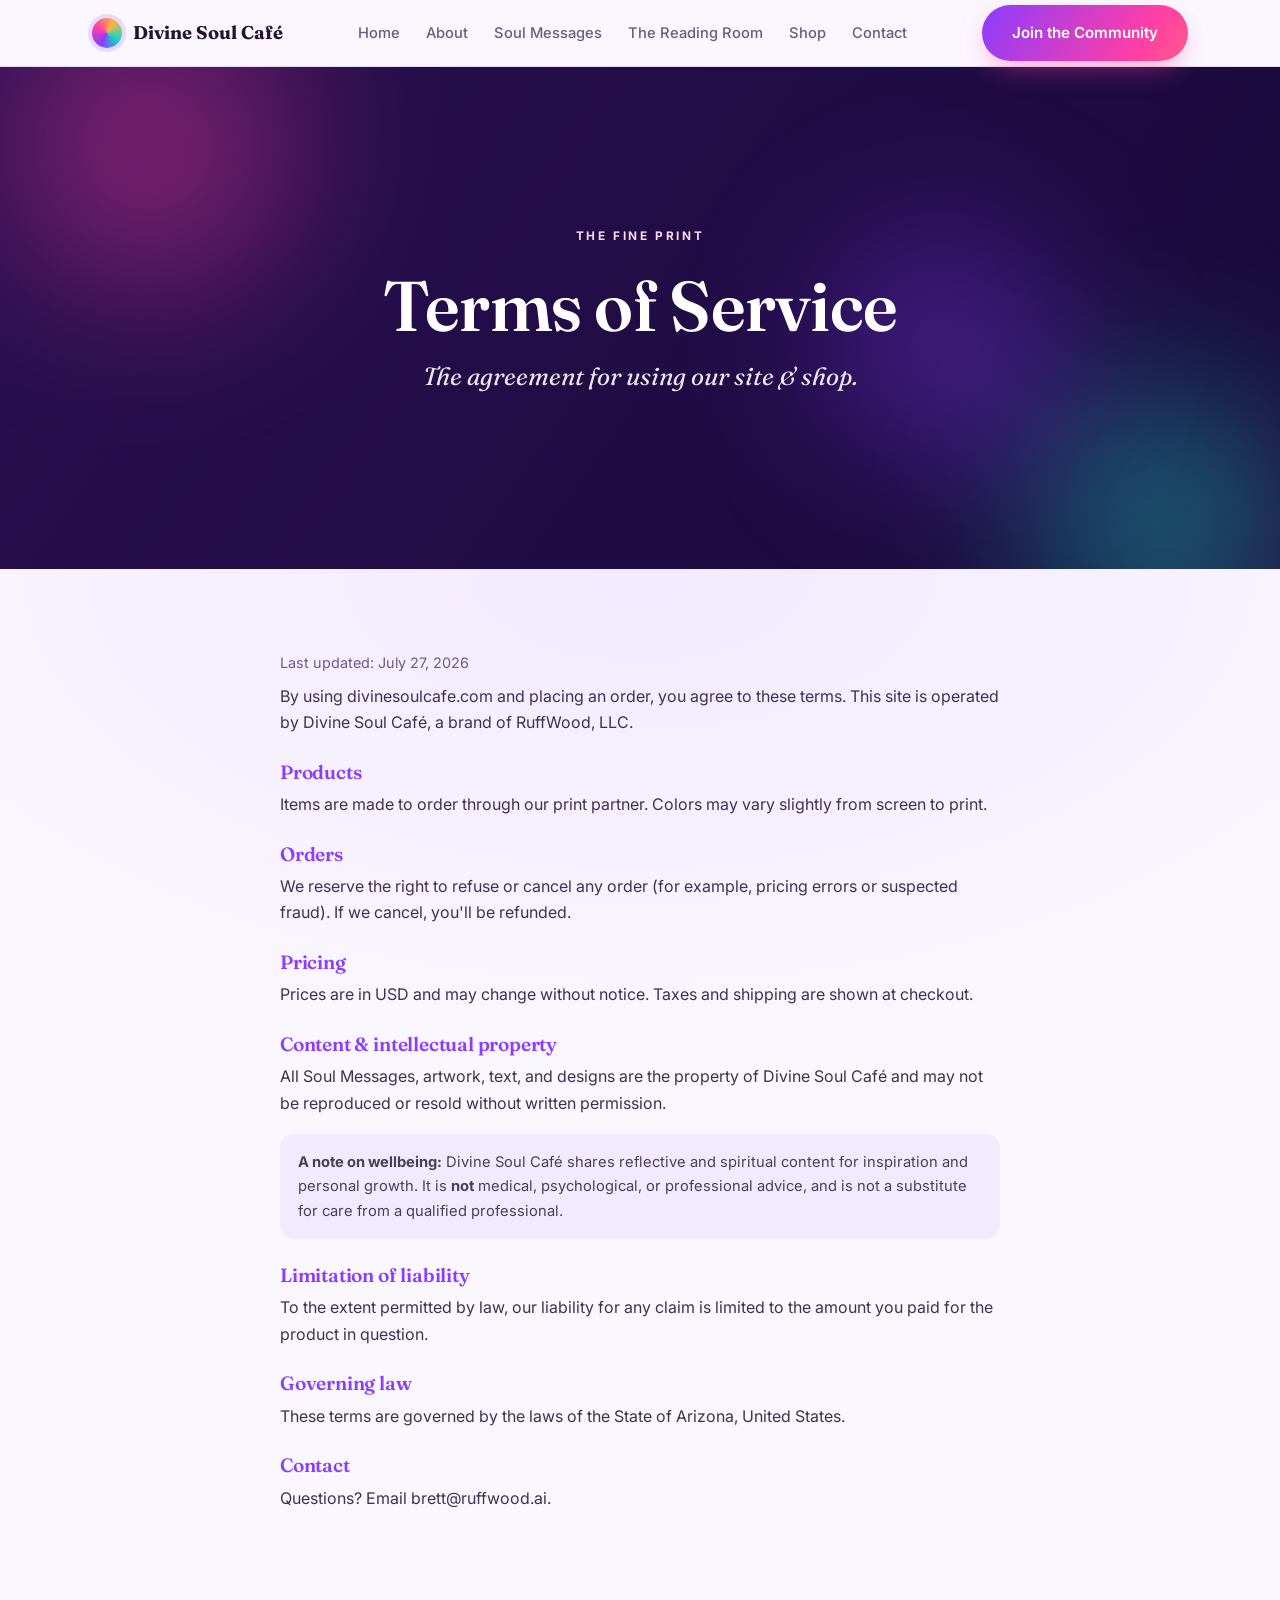
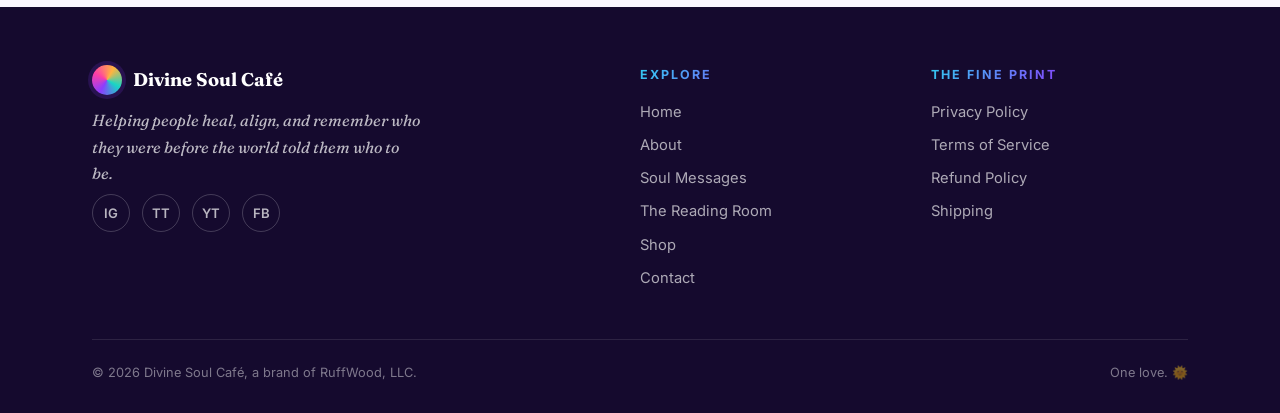
<file: terms.html>
<!DOCTYPE html>
<html lang="en">
<head>
<meta charset="UTF-8" />
<meta name="viewport" content="width=device-width, initial-scale=1.0" />
<title>Terms of Service — Divine Soul Café</title>
<meta name="description" content="Terms of Service for Divine Soul Café." />
<link rel="icon" type="image/svg+xml" href="/favicon.svg" />
<link rel="apple-touch-icon" href="/apple-touch-icon.png" />
<meta name="theme-color" content="#150a2e" />
<meta property="og:type" content="website" />
<meta property="og:site_name" content="Divine Soul Café" />
<meta property="og:title" content="Terms of Service — Divine Soul Café" />
<meta property="og:image" content="https://divinesoulcafe.com/og-image.png" />
<link rel="preconnect" href="https://fonts.googleapis.com" />
<link rel="preconnect" href="https://fonts.gstatic.com" crossorigin />
<link href="https://fonts.googleapis.com/css2?family=Fraunces:ital,opsz,wght@0,9..144,400;0,9..144,500;0,9..144,600;0,9..144,700;1,9..144,400;1,9..144,500&family=Inter:wght@400;500;600;700&display=swap" rel="stylesheet" />
<style>
/* Divine Soul Café — shared design system */
:root{
  --violet:#8b3dff;--fuchsia:#ff3ea5;--teal:#17d6c6;--cyan:#33c9f0;--amber:#ffb43f;--coral:#ff7a59;--emerald:#19c98a;
  --void:#150a2e;--night:#211830;--ink:#241333;--muted:#6c5b82;
  --cream:#fbf7ff;--lav:#f2eafe;--mint:#e8fbf4;--peach:#fff0e8;
  --line:rgba(60,30,90,.12);--shadow:0 22px 60px -26px rgba(80,20,120,.5);--radius:22px;
  --aurora:linear-gradient(120deg,var(--violet),var(--fuchsia) 42%,var(--amber));
  --aurora-2:linear-gradient(120deg,var(--cyan),var(--violet) 55%,var(--fuchsia));
}
*{box-sizing:border-box;margin:0;padding:0}
html{scroll-behavior:smooth}
body{font-family:'Inter',system-ui,sans-serif;color:var(--ink);background:var(--cream);line-height:1.65;-webkit-font-smoothing:antialiased;overflow-x:hidden}
h1,h2,h3{font-family:'Fraunces',Georgia,serif;font-weight:600;line-height:1.12;letter-spacing:-.01em}
a{color:inherit;text-decoration:none}
img{max-width:100%;display:block}
.wrap{width:100%;max-width:1140px;margin:0 auto;padding:0 22px}
.eyebrow{font-size:.74rem;font-weight:700;letter-spacing:.22em;text-transform:uppercase}
.grad-text{background:var(--aurora);-webkit-background-clip:text;background-clip:text;color:transparent}
.grad-text-2{background:var(--aurora-2);-webkit-background-clip:text;background-clip:text;color:transparent}

.btn{display:inline-block;font-weight:600;font-size:.95rem;padding:15px 30px;border-radius:100px;cursor:pointer;border:none;transition:transform .2s ease, box-shadow .2s ease, filter .2s ease}
.btn-primary{background:var(--aurora);background-size:180% 180%;color:#fff;box-shadow:0 12px 30px -10px rgba(255,62,165,.6)}
.btn-primary:hover{transform:translateY(-2px);filter:brightness(1.07);box-shadow:0 18px 40px -12px rgba(255,62,165,.75)}
.btn-ghost{background:rgba(255,255,255,.08);color:#fff;border:1px solid rgba(255,255,255,.35);backdrop-filter:blur(4px)}
.btn-ghost:hover{background:rgba(255,255,255,.16)}

/* NAV */
header.nav{position:sticky;top:0;z-index:50;background:rgba(251,247,255,.82);backdrop-filter:blur(14px);border-bottom:1px solid var(--line)}
.nav-inner{display:flex;align-items:center;justify-content:space-between;height:66px}
.brand{display:flex;align-items:center;gap:11px;font-family:'Fraunces';font-size:1.15rem;font-weight:700}
.mark{width:30px;height:30px;border-radius:50%;background:conic-gradient(from 210deg,var(--violet),var(--fuchsia),var(--amber),var(--teal),var(--violet));box-shadow:0 0 0 4px rgba(139,61,255,.16);animation:spin 14s linear infinite}
@keyframes spin{to{transform:rotate(360deg)}}
.nav-links{display:none;gap:26px;font-size:.92rem;font-weight:500}
.nav-links a{color:var(--muted);transition:color .2s}
.nav-links a:hover,.nav-links a.active{color:var(--violet)}
.nav-cta{display:none}
@media(min-width:940px){.nav-links{display:flex}.nav-cta{display:inline-block}}

/* HERO */
.hero{position:relative;overflow:hidden;color:#fff;text-align:center;background:linear-gradient(125deg,#2a0f52,#1a0a3d 40%,#3d0f45 70%,#12082e);background-size:220% 220%;animation:auroraShift 20s ease infinite}
@keyframes auroraShift{0%{background-position:0% 50%}50%{background-position:100% 50%}100%{background-position:0% 50%}}
.orb{position:absolute;border-radius:50%;filter:blur(70px);opacity:.55;pointer-events:none;animation:float 16s ease-in-out infinite}
.orb.a{width:460px;height:460px;background:radial-gradient(circle,var(--fuchsia),transparent 65%);top:-150px;left:-80px}
.orb.b{width:420px;height:420px;background:radial-gradient(circle,var(--teal),transparent 65%);bottom:-160px;right:-90px;animation-delay:-4s}
.orb.c{width:360px;height:360px;background:radial-gradient(circle,var(--violet),transparent 65%);top:20%;right:12%;animation-delay:-8s}
.orb.d{width:300px;height:300px;background:radial-gradient(circle,var(--amber),transparent 68%);bottom:10%;left:8%;animation-delay:-11s;opacity:.4}
@keyframes float{0%,100%{transform:translateY(0) translateX(0)}50%{transform:translateY(-26px) translateX(14px)}}
.hero-inner{position:relative;z-index:2;padding:92px 22px 104px;max-width:840px;margin:0 auto}
.hero .eyebrow{color:#ffd9ec}
.hero h1{font-size:clamp(2.5rem,7vw,4.4rem);margin:20px 0 10px;color:#fff}
.hero h1 em{font-style:italic;background:linear-gradient(100deg,var(--amber),var(--teal));-webkit-background-clip:text;background-clip:text;color:transparent}
.hero-tag{font-family:'Fraunces';font-style:italic;font-size:clamp(1.15rem,3.2vw,1.55rem);color:rgba(255,255,255,.9);margin-bottom:14px}
.hero-sub{max-width:580px;margin:0 auto 32px;color:rgba(255,255,255,.75);font-size:1.03rem}
.hero-cta{display:flex;gap:14px;justify-content:center;flex-wrap:wrap}
.hero.short .hero-inner{padding:72px 22px 76px}
.stars{margin-top:34px;letter-spacing:.6em;font-size:.8rem;background:var(--aurora-2);-webkit-background-clip:text;background-clip:text;color:transparent}

section{padding:82px 0}
.center{text-align:center;max-width:720px;margin:0 auto}
.section-title{font-size:clamp(1.95rem,4.8vw,2.8rem);margin:14px 0 16px}
.lead{color:var(--muted);font-size:1.08rem}
.divider{width:70px;height:4px;background:var(--aurora);margin:24px auto;border-radius:4px}

.welcome{background:radial-gradient(120% 80% at 50% 0%,var(--lav),var(--cream) 60%)}
.welcome .lead{font-size:1.16rem;color:#4a3a5e}

.pillars{background:linear-gradient(180deg,var(--cream),var(--peach))}
.grid{display:grid;gap:18px;margin-top:44px;grid-template-columns:1fr}
@media(min-width:640px){.grid{grid-template-columns:1fr 1fr}}
@media(min-width:1000px){.pillar-grid{grid-template-columns:repeat(5,1fr);gap:14px}}
.card{background:#fff;border:1px solid var(--line);border-radius:var(--radius);padding:26px 22px;position:relative;overflow:hidden;transition:transform .25s ease, box-shadow .25s ease}
.card::before{content:"";position:absolute;inset:0 0 auto 0;height:4px;background:var(--c,var(--violet))}
.card:hover{transform:translateY(-6px);box-shadow:var(--shadow)}
.glyph{width:48px;height:48px;border-radius:14px;display:flex;align-items:center;justify-content:center;font-size:1.4rem;margin-bottom:14px;color:#fff;background:var(--c,var(--violet));box-shadow:0 10px 22px -8px var(--c,var(--violet))}
.card h3{font-size:1.12rem;margin-bottom:6px}
.card p{font-size:.92rem;color:var(--muted)}

/* cosmic band (soul message / manifesto) */
.message{position:relative;overflow:hidden;color:#fff;background:linear-gradient(130deg,#3b0f5c,#12082e 55%,#0f2f4a);background-size:200% 200%;animation:auroraShift 24s ease infinite}
.message .orb.a{background:radial-gradient(circle,var(--cyan),transparent 65%);width:380px;height:380px;top:-120px;right:-60px;left:auto}
.message .orb.b{background:radial-gradient(circle,var(--fuchsia),transparent 65%);width:340px;height:340px;bottom:-140px;left:-70px;right:auto}
.card-quote{position:relative;z-index:2;max-width:780px;margin:0 auto;text-align:center;padding:8px 0}
.quote-mark{font-family:'Fraunces';font-size:4rem;line-height:.4;display:block;margin-bottom:10px;background:var(--aurora-2);-webkit-background-clip:text;background-clip:text;color:transparent}
.quote-text{font-family:'Fraunces';font-style:italic;font-size:clamp(1.45rem,3.6vw,2.05rem);color:#fff;margin-bottom:22px}
.quote-by{font-size:.85rem;letter-spacing:.16em;text-transform:uppercase;color:#ffd9ec}
.message .btn{margin-top:34px;position:relative;z-index:2}
.message .center{position:relative;z-index:2}
.chips{display:flex;flex-wrap:wrap;gap:9px;justify-content:center;align-items:center;margin:22px 0}
.chips .c{background:rgba(255,255,255,.08);border:1px solid rgba(255,255,255,.18);border-radius:100px;padding:8px 15px;font-size:.85rem}
.chips .one{background:linear-gradient(100deg,var(--teal),var(--violet));border-radius:100px;padding:8px 16px;font-size:.85rem;font-weight:600}

/* reading room */
.room{position:relative;overflow:hidden;color:#fff;background:linear-gradient(160deg,#0c1f2b,#241041 55%,#3a0f38)}
.room .orb.a{background:radial-gradient(circle,var(--emerald),transparent 66%);width:420px;height:420px;top:-140px;left:-80px}
.room .orb.b{background:radial-gradient(circle,var(--violet),transparent 66%);width:400px;height:400px;bottom:-150px;right:-80px;left:auto}
.room-inner{position:relative;z-index:2;display:grid;gap:38px;align-items:center;grid-template-columns:1fr}
@media(min-width:900px){.room-inner{grid-template-columns:1.1fr .9fr}}
.room .eyebrow{color:#9df5d3}
.room h2{font-size:clamp(1.9rem,4.6vw,2.7rem);color:#fff;margin:12px 0 14px}
.room h2 span{background:linear-gradient(100deg,var(--teal),var(--violet));-webkit-background-clip:text;background-clip:text;color:transparent}
.room p{color:rgba(255,255,255,.8);margin-bottom:14px}
.room ul{list-style:none;margin:18px 0 26px;display:grid;gap:12px}
.room li{display:flex;gap:12px;align-items:flex-start;font-size:.96rem;color:rgba(255,255,255,.88)}
.room li b{color:#fff}
.tick{flex:none;width:24px;height:24px;border-radius:50%;background:linear-gradient(135deg,var(--teal),var(--violet));display:flex;align-items:center;justify-content:center;font-size:.7rem;margin-top:2px}
.panel{background:rgba(255,255,255,.06);border:1px solid rgba(255,255,255,.16);border-radius:26px;padding:32px;backdrop-filter:blur(6px)}
.panel h3{font-size:1.35rem;margin-bottom:8px;color:#fff}
.panel p{font-size:.92rem;color:rgba(255,255,255,.72);margin-bottom:20px}
.panel form{display:grid;gap:12px}
.panel input,.panel textarea{padding:14px 18px;border-radius:14px;border:1px solid rgba(255,255,255,.2);background:rgba(255,255,255,.08);color:#fff;font-size:.94rem;font-family:inherit}
.panel input::placeholder,.panel textarea::placeholder{color:rgba(255,255,255,.55)}
.panel input:focus,.panel textarea:focus{outline:none;border-color:var(--teal)}
.badge{display:inline-block;font-size:.68rem;letter-spacing:.14em;text-transform:uppercase;padding:5px 12px;border-radius:100px;background:linear-gradient(100deg,var(--teal),var(--violet));color:#fff;margin-bottom:6px}

/* shop / products */
.shop{background:linear-gradient(180deg,var(--peach),var(--cream))}
.shop-grid{display:grid;gap:20px;margin-top:44px;grid-template-columns:1fr}
@media(min-width:720px){.shop-grid{grid-template-columns:repeat(3,1fr)}}
.product{border-radius:var(--radius);overflow:hidden;border:1px solid var(--line);background:#fff;transition:transform .25s ease, box-shadow .25s ease}
.product:hover{transform:translateY(-6px);box-shadow:var(--shadow)}
.product .thumb{aspect-ratio:1/1;display:flex;align-items:center;justify-content:center;text-align:center;padding:22px;font-family:'Fraunces';font-style:italic;font-size:1.2rem;color:#fff}
.product:nth-child(3n+1) .thumb{background:linear-gradient(150deg,var(--violet),var(--fuchsia))}
.product:nth-child(3n+2) .thumb{background:linear-gradient(150deg,var(--teal),var(--cyan))}
.product:nth-child(3n) .thumb{background:linear-gradient(150deg,var(--amber),var(--coral))}
.product .meta{padding:16px 18px;display:flex;justify-content:space-between;align-items:center}
.product .meta b{font-weight:600;font-size:.98rem}
.tag-soon{display:inline-block;font-size:.68rem;letter-spacing:.12em;text-transform:uppercase;color:var(--coral);border:1px solid rgba(255,122,89,.45);border-radius:100px;padding:3px 10px}

/* join / email capture */
.join{background:linear-gradient(180deg,var(--cream),var(--lav))}
.join-card{position:relative;overflow:hidden;color:#fff;border-radius:30px;padding:58px 30px;text-align:center;box-shadow:var(--shadow);background:linear-gradient(130deg,#3a0f5c,#1a0a3d 55%,#0f2f4a)}
.join-card .orb.a{background:radial-gradient(circle,var(--fuchsia),transparent 65%);width:360px;height:360px;top:-160px;left:50%;transform:translateX(-50%)}
.join-card>*{position:relative;z-index:2}
.join-card h2{font-size:clamp(1.85rem,4.4vw,2.6rem);color:#fff;margin-bottom:12px}
.join-card p{color:rgba(255,255,255,.78);max-width:490px;margin:0 auto 26px}
form.signup{display:flex;gap:10px;max-width:450px;margin:0 auto;flex-wrap:wrap;justify-content:center}
form.signup input{flex:1;min-width:220px;padding:15px 20px;border-radius:100px;border:1px solid rgba(255,255,255,.22);background:rgba(255,255,255,.1);color:#fff;font-size:.95rem}
form.signup input::placeholder{color:rgba(255,255,255,.6)}
form.signup input:focus{outline:none;border-color:var(--teal)}
.fineprint{font-size:.78rem;color:rgba(255,255,255,.55);margin-top:16px}

/* prose (about) */
.prose-sec{background:radial-gradient(120% 80% at 50% 0%,var(--lav),var(--cream) 60%)}
.prose{max-width:720px;margin:0 auto}
.prose .eyebrow{display:block;text-align:center;margin-bottom:10px}
.prose h2{font-size:clamp(1.8rem,4.4vw,2.5rem);text-align:center;margin-bottom:8px}
.prose h3{font-size:1.25rem;margin:30px 0 8px;color:var(--violet)}
.prose p{color:#3f3152;font-size:1.06rem;margin-bottom:14px}
.prose p.big{font-size:1.16rem;color:#2a1f3a}

/* journal / soul messages list */
.journal{background:linear-gradient(180deg,var(--cream),var(--lav))}
.posts{display:grid;gap:18px;margin-top:44px;grid-template-columns:1fr}
@media(min-width:760px){.posts{grid-template-columns:1fr 1fr}}
.post-card{background:#fff;border:1px solid var(--line);border-radius:var(--radius);padding:26px 24px;position:relative;overflow:hidden;transition:transform .25s ease, box-shadow .25s ease}
.post-card::before{content:"";position:absolute;inset:0 0 auto 0;height:4px;background:var(--aurora)}
.post-card:hover{transform:translateY(-5px);box-shadow:var(--shadow)}
.post-card .date{font-size:.72rem;letter-spacing:.14em;text-transform:uppercase;color:var(--fuchsia);font-weight:700}
.post-card h3{font-size:1.28rem;margin:8px 0 10px}
.post-card p{color:#4a3f58;font-size:1rem}
.post-card .sig{margin-top:14px;font-family:'Fraunces';font-style:italic;color:var(--muted);font-size:.9rem}

/* contact */
.contact-sec{background:radial-gradient(120% 80% at 50% 0%,var(--lav),var(--cream) 60%)}
.contact-grid{display:grid;gap:24px;grid-template-columns:1fr;max-width:900px;margin:40px auto 0}
@media(min-width:820px){.contact-grid{grid-template-columns:1.1fr .9fr}}
.form-card{background:#fff;border:1px solid var(--line);border-radius:var(--radius);padding:30px;box-shadow:var(--shadow)}
.form-card label{display:block;font-size:.82rem;font-weight:600;color:var(--ink);margin:14px 0 6px}
.form-card input,.form-card textarea{width:100%;padding:13px 16px;border-radius:12px;border:1px solid var(--line);background:#fbf9ff;font-size:.95rem;font-family:inherit;color:var(--ink)}
.form-card input:focus,.form-card textarea:focus{outline:none;border-color:var(--violet)}
.form-card .btn{margin-top:18px;width:100%}
.contact-side p{color:var(--muted);margin-bottom:16px}
.social-row{display:flex;gap:12px;flex-wrap:wrap;margin-top:8px}
.social-row a{width:44px;height:44px;border-radius:12px;display:flex;align-items:center;justify-content:center;font-weight:700;font-size:.9rem;color:#fff;background:var(--aurora);transition:transform .2s}
.social-row a:hover{transform:translateY(-3px)}

/* footer */
footer{background:var(--void);color:rgba(255,255,255,.7);padding:58px 0 30px}
.foot-grid{display:grid;gap:34px;grid-template-columns:1fr}
@media(min-width:720px){.foot-grid{grid-template-columns:2fr 1fr 1fr}}
footer .brand{color:#fff;margin-bottom:12px}
footer p.mission{font-family:'Fraunces';font-style:italic;color:rgba(255,255,255,.72);max-width:330px;font-size:1rem}
.foot-col h4{font-size:.78rem;letter-spacing:.16em;text-transform:uppercase;margin-bottom:14px;font-weight:700;background:var(--aurora-2);-webkit-background-clip:text;background-clip:text;color:transparent}
.foot-col a{display:block;color:rgba(255,255,255,.65);font-size:.92rem;margin-bottom:9px;transition:color .2s}
.foot-col a:hover{color:#fff}
.socials{display:flex;gap:12px;margin-top:8px}
.socials a{width:38px;height:38px;border-radius:50%;border:1px solid rgba(255,255,255,.2);display:flex;align-items:center;justify-content:center;font-size:.82rem;font-weight:600;transition:.2s}
.socials a:hover{background:var(--aurora);border-color:transparent;transform:translateY(-2px)}
.foot-bottom{border-top:1px solid rgba(255,255,255,.1);margin-top:40px;padding-top:22px;display:flex;flex-wrap:wrap;gap:12px;justify-content:space-between;font-size:.8rem;color:rgba(255,255,255,.45)}

.reveal{opacity:0;transform:translateY(26px);transition:opacity .7s ease, transform .7s ease}
.reveal.in{opacity:1;transform:none}
@media(prefers-reduced-motion:reduce){*{animation:none!important}.reveal{opacity:1;transform:none}}

.legal p{color:#3f3152;font-size:1rem;margin-bottom:14px}
.legal h3{font-size:1.2rem;margin:26px 0 8px;color:var(--violet)}
.legal ul{margin:0 0 14px 20px;color:#3f3152}
.legal li{margin-bottom:7px}
.legal .meta{color:var(--muted);font-size:.9rem;margin-bottom:8px}
.legal .note{background:var(--lav);border-radius:14px;padding:16px 18px;font-size:.92rem;color:#4a3f58;margin:18px 0}
</style>
</head>
<body>
<header class="nav">
  <div class="wrap nav-inner">
    <a class="brand" href="index.html"><span class="mark"></span> Divine Soul Café</a>
    <nav class="nav-links">
      <a href="index.html">Home</a>
      <a href="about.html">About</a>
      <a href="soul-messages.html">Soul Messages</a>
      <a href="index.html#room">The Reading Room</a>
      <a href="shop.html">Shop</a>
      <a href="contact.html">Contact</a>
    </nav>
    <a class="btn btn-primary nav-cta" href="index.html#join">Join the Community</a>
  </div>
</header>
<section class="hero short">
  <span class="orb a"></span><span class="orb b"></span><span class="orb c"></span>
  <div class="hero-inner">
    <span class="eyebrow">The Fine Print</span>
    <h1>Terms of Service</h1>
    <p class="hero-tag">The agreement for using our site & shop.</p>
  </div>
</section>
<section class="prose-sec">
  <div class="wrap">
    <div class="prose legal reveal">
      <p class="meta">Last updated: July 27, 2026</p>
      
<p>By using divinesoulcafe.com and placing an order, you agree to these terms. This site is operated by Divine Soul Café, a brand of RuffWood, LLC.</p>
<h3>Products</h3>
<p>Items are made to order through our print partner. Colors may vary slightly from screen to print.</p>
<h3>Orders</h3>
<p>We reserve the right to refuse or cancel any order (for example, pricing errors or suspected fraud). If we cancel, you'll be refunded.</p>
<h3>Pricing</h3>
<p>Prices are in USD and may change without notice. Taxes and shipping are shown at checkout.</p>
<h3>Content &amp; intellectual property</h3>
<p>All Soul Messages, artwork, text, and designs are the property of Divine Soul Café and may not be reproduced or resold without written permission.</p>
<div class="note"><b>A note on wellbeing:</b> Divine Soul Café shares reflective and spiritual content for inspiration and personal growth. It is <b>not</b> medical, psychological, or professional advice, and is not a substitute for care from a qualified professional.</div>
<h3>Limitation of liability</h3>
<p>To the extent permitted by law, our liability for any claim is limited to the amount you paid for the product in question.</p>
<h3>Governing law</h3>
<p>These terms are governed by the laws of the State of Arizona, United States.</p>
<h3>Contact</h3>
<p>Questions? Email <a href="mailto:brett@ruffwood.ai">brett@ruffwood.ai</a>.</p>
    </div>
  </div>
</section>
<footer>
  <div class="wrap">
    <div class="foot-grid">
      <div>
        <div class="brand"><span class="mark"></span> Divine Soul Café</div>
        <p class="mission">Helping people heal, align, and remember who they were before the world told them who to be.</p>
        <div class="socials">
          <a href="#" aria-label="Instagram">IG</a><a href="#" aria-label="TikTok">TT</a><a href="#" aria-label="YouTube">YT</a><a href="#" aria-label="Facebook">FB</a>
        </div>
      </div>
      <div class="foot-col">
        <h4>Explore</h4>
        <a href="index.html">Home</a><a href="about.html">About</a><a href="soul-messages.html">Soul Messages</a><a href="index.html#room">The Reading Room</a><a href="shop.html">Shop</a><a href="contact.html">Contact</a>
      </div>
      <div class="foot-col">
        <h4>The Fine Print</h4>
        <a href="privacy.html">Privacy Policy</a><a href="terms.html">Terms of Service</a><a href="refund.html">Refund Policy</a><a href="shipping.html">Shipping</a>
      </div>
    </div>
    <div class="foot-bottom">
      <span>© 2026 Divine Soul Café, a brand of RuffWood, LLC.</span>
      <span>One love. 🌞</span>
    </div>
  </div>
</footer>
<script>
const io=new IntersectionObserver((es)=>{es.forEach(e=>{if(e.isIntersecting){e.target.classList.add('in');io.unobserve(e.target)}})},{threshold:.12});
document.querySelectorAll('.reveal').forEach(el=>io.observe(el));
</script>
</body>
</html>
</file>
